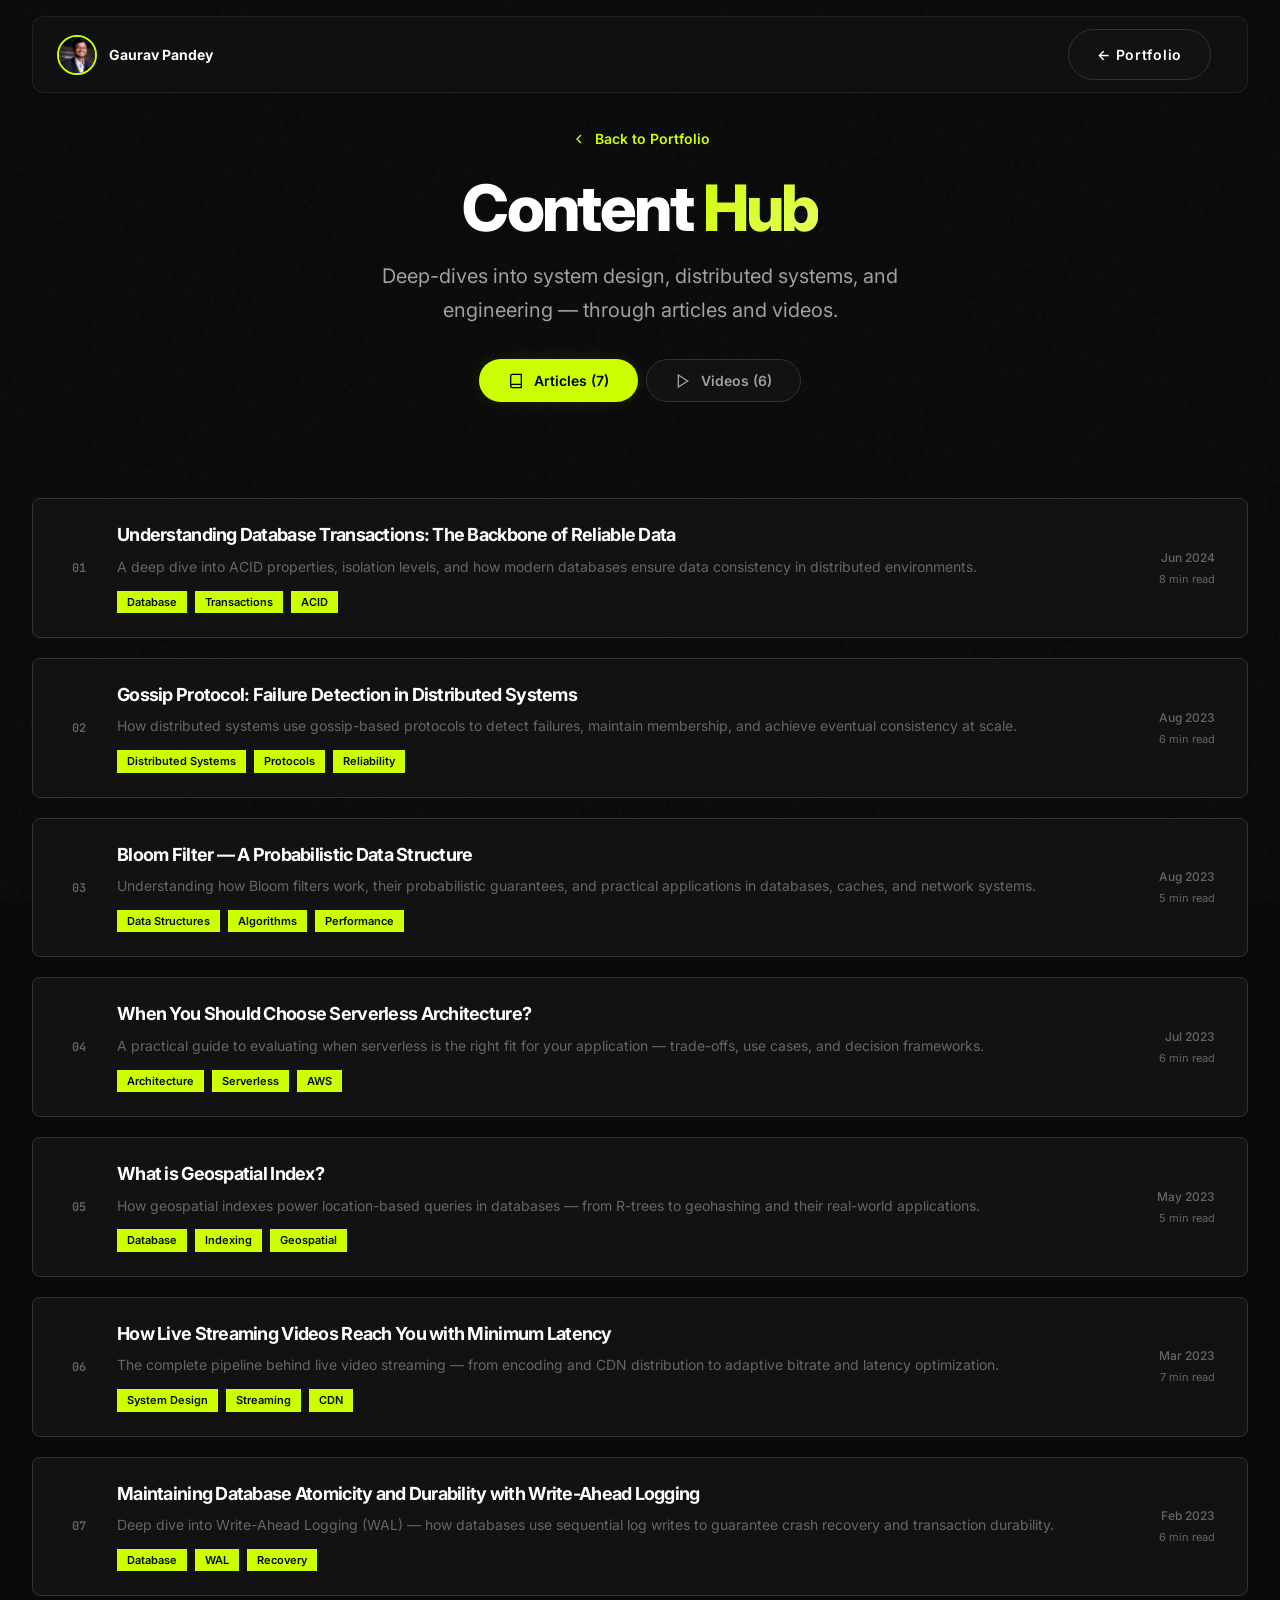
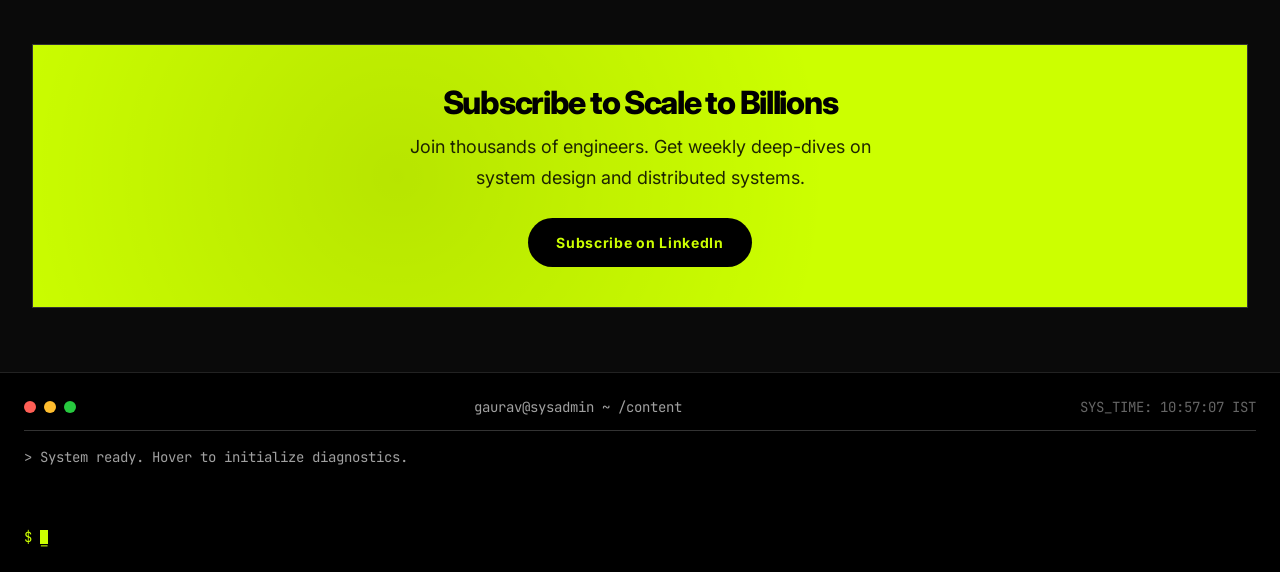
<file: content.html>
<!DOCTYPE html>
<html lang="en" data-theme="dark">
<head>
    <meta charset="UTF-8">
    <meta name="viewport" content="width=device-width, initial-scale=1.0">
    <title>Content Hub — Gaurav Pandey | Articles & Videos</title>
    <meta name="description" content="Technical articles and videos on system design, distributed systems, and engineering by Gaurav Pandey.">
    <link rel="preconnect" href="https://fonts.googleapis.com">
    <link rel="preconnect" href="https://fonts.gstatic.com" crossorigin>
    <link href="https://fonts.googleapis.com/css2?family=Inter:wght@300;400;500;600;700;800;900&family=JetBrains+Mono:wght@400;500;600&display=swap" rel="stylesheet">
    
    <!-- View Transitions API -->
    <meta name="view-transition" content="same-origin">

    <link rel="stylesheet" href="css/variables.css">
    <link rel="stylesheet" href="css/base.css">
    <link rel="stylesheet" href="css/components.css">
    <link rel="stylesheet" href="css/animations.css">
    <link rel="stylesheet" href="css/responsive.css">
    <style>
        /* ── Content Page Specific ── */
        .content-hero {
            padding: calc(var(--navbar-height) + var(--space-12)) var(--space-8) var(--space-12);
            text-align: center;
            position: relative;
            overflow: hidden;
        }
        .content-hero::before {
            content: '';
            position: absolute;
            inset: 0;
            background: var(--gradient-mesh);
            opacity: 0.5;
            pointer-events: none;
        }
        .content-hero * { position: relative; z-index: 1; }
        .content-hero h1 {
            font-size: clamp(var(--text-3xl), 5vw, var(--text-5xl));
            font-weight: 800;
            margin-bottom: var(--space-4);
        }
        .content-hero p {
            font-size: var(--text-lg);
            color: var(--text-secondary);
            max-width: 600px;
            margin: 0 auto var(--space-8);
        }
        .back-link {
            display: inline-flex;
            align-items: center;
            gap: var(--space-2);
            color: var(--brand-primary);
            font-weight: 600;
            font-size: var(--text-sm);
            margin-bottom: var(--space-6);
            transition: all var(--duration-normal) var(--ease-out);
        }
        .back-link:hover { gap: var(--space-3); }
        .back-link svg { width: 16px; height: 16px; }

        /* Tab Navigation */
        .tab-nav {
            display: flex;
            justify-content: center;
            gap: var(--space-2);
            margin-bottom: var(--space-12);
        }
        .tab-btn {
            padding: 12px 28px;
            border-radius: var(--radius-full);
            font-size: var(--text-sm);
            font-weight: 600;
            color: var(--text-secondary);
            background: var(--surface);
            border: 1px solid var(--border-primary);
            cursor: pointer;
            transition: all var(--duration-normal) var(--ease-spring);
        }
        .tab-btn:hover { border-color: var(--brand-primary); color: var(--brand-primary); }
        .tab-btn.active {
            background: var(--brand-primary);
            color: #000000;
            border-color: transparent;
            box-shadow: var(--shadow-brand);
        }
        .tab-panel { display: none; }
        .tab-panel.active { display: block; }

        /* Content Container */
        .content-container {
            max-width: var(--max-width);
            margin: 0 auto;
            padding: 0 var(--space-8) var(--space-16);
        }

        /* ── Article Cards ── */
        .article-list { display: grid; gap: var(--space-5); }
        .article-row {
            display: grid;
            grid-template-columns: auto 1fr auto;
            gap: var(--space-6);
            align-items: center;
            padding: var(--space-6) var(--space-8);
            background: var(--surface);
            border: 1px solid var(--border-primary);
            border-radius: var(--radius-xl);
            text-decoration: none;
            color: inherit;
            transition: all var(--duration-normal) var(--ease-out);
        }
        .article-row:hover {
            border-color: rgba(204, 255, 0, 0.5); /* updated to cyber lime */
            box-shadow: var(--shadow-lg);
            transform: translateX(4px);
        }
        .article-number {
            font-family: var(--font-mono);
            font-size: var(--text-xs);
            color: var(--text-tertiary);
            font-weight: 600;
            width: 28px;
            text-align: center;
        }
        .article-body h3 {
            font-size: var(--text-base);
            font-weight: 700;
            margin-bottom: var(--space-2);
            line-height: 1.3;
        }
        .article-body p {
            font-size: var(--text-sm);
            color: var(--text-tertiary);
            margin-bottom: var(--space-3);
            display: -webkit-box;
            -webkit-line-clamp: 2;
            -webkit-box-orient: vertical;
            overflow: hidden;
        }
        .article-body .article-tags {
            display: flex;
            flex-wrap: wrap;
            gap: var(--space-2);
        }
        .article-body .article-tag {
            font-size: 11px;
            font-weight: 600;
            color: var(--bg-primary); /* Dark text on lime badge */
            background: var(--brand-primary);
            padding: 3px 10px;
            border-radius: var(--radius-sm); /* Brutalist edges */
        }
        .article-meta-right {
            text-align: right;
            white-space: nowrap;
        }
        .article-date {
            font-size: var(--text-xs);
            color: var(--text-tertiary);
            font-weight: 500;
        }
        .article-read {
            font-size: 11px;
            color: var(--text-tertiary);
            margin-top: 4px;
        }
        .article-row .arrow-icon {
            color: var(--text-tertiary);
            transition: all var(--duration-normal) var(--ease-out);
        }
        .article-row:hover .arrow-icon { color: var(--brand-primary); transform: translateX(4px); }

        /* ── Video Grid ── */
        .video-grid {
            display: grid;
            grid-template-columns: repeat(auto-fill, minmax(340px, 1fr));
            gap: var(--space-6);
        }
        .video-card {
            background: var(--surface);
            border: 1px solid var(--border-primary);
            border-radius: var(--radius-xl);
            overflow: hidden;
            transition: all var(--duration-normal) var(--ease-out);
            text-decoration: none;
            color: inherit;
        }
        .video-card:hover {
            border-color: rgba(204, 255, 0, 0.5); /* updated to cyber lime */
            box-shadow: var(--shadow-xl);
            transform: translateY(-6px);
        }
        .video-thumb {
            position: relative;
            width: 100%;
            aspect-ratio: 16 / 9;
            background: var(--bg-tertiary);
            overflow: hidden;
        }
        .video-thumb img {
            width: 100%;
            height: 100%;
            object-fit: cover;
            transition: transform var(--duration-slow) var(--ease-out);
            filter: grayscale(1); /* Brutalist video thumbs */
        }
        .video-card:hover .video-thumb img { transform: scale(1.05); filter: grayscale(0); }
        .video-play-btn {
            position: absolute;
            inset: 0;
            display: flex;
            align-items: center;
            justify-content: center;
            background: rgba(0,0,0,0.3);
            opacity: 0;
            transition: opacity var(--duration-normal) var(--ease-out);
        }
        .video-card:hover .video-play-btn { opacity: 1; }
        .play-circle {
            width: 60px;
            height: 60px;
            border-radius: var(--radius-full);
            background: var(--brand-primary); /* Cyber Lime play btn */
            display: flex;
            align-items: center;
            justify-content: center;
            box-shadow: var(--shadow-lg);
        }
        .play-circle svg { width: 24px; height: 24px; color: #000000; margin-left: 3px; }
        .video-info { padding: var(--space-5) var(--space-6); }
        .video-info h3 {
            font-size: var(--text-base);
            font-weight: 700;
            margin-bottom: var(--space-3);
            line-height: 1.3;
        }
        .video-meta {
            display: flex;
            align-items: center;
            gap: var(--space-3);
            font-size: var(--text-xs);
            color: var(--text-tertiary);
        }
        .video-meta .dot {
            width: 3px;
            height: 3px;
            border-radius: 50%;
            background: var(--text-tertiary);
        }
        .video-tags {
            display: flex;
            flex-wrap: wrap;
            gap: var(--space-2);
            margin-top: var(--space-3);
        }
        .video-tag {
            font-size: 11px;
            font-weight: 600;
            color: #000000; /* Dark text */
            background: var(--brand-primary);
            padding: 3px 10px;
            border-radius: var(--radius-sm);
        }

        /* CTA Banner */
        .subscribe-banner {
            background: var(--brand-primary);
            border-radius: var(--radius-sm); /* Brutalist edges */
            padding: var(--space-10) var(--space-8);
            text-align: center;
            margin-top: var(--space-12);
            position: relative;
            overflow: hidden;
            border: 1px solid var(--border-primary);
        }
        .subscribe-banner::before {
            content: '';
            position: absolute;
            inset: 0;
            background: radial-gradient(circle at 30% 50%, rgba(0,0,0,0.1) 0%, transparent 50%);
        }
        .subscribe-banner * { position: relative; z-index: 1; }
        .subscribe-banner h3 { font-size: var(--text-2xl); color: #000000; margin-bottom: var(--space-3); }
        .subscribe-banner p { color: rgba(0,0,0,0.85); margin-bottom: var(--space-6); max-width: 500px; margin-left: auto; margin-right: auto; }
        .subscribe-actions { display: flex; gap: var(--space-4); justify-content: center; flex-wrap: wrap; }
        .subscribe-actions .btn { background: #000000; color: var(--brand-primary); font-weight: 700; border: none; }
        .subscribe-actions .btn:hover { transform: translateY(-2px); box-shadow: 0 8px 25px rgba(0,0,0,0.5); }
        .subscribe-actions .btn-yt { background: #e11d48; color: white; }
        .subscribe-actions .btn-yt:hover { background: #be123c; }

        /* Nav bar for this page */
        .content-nav {
            position: fixed;
            top: 0;
            left: 0;
            right: 0;
            z-index: 1000;
            padding: var(--space-4) 0;
        }
        .content-nav .navbar-inner {
            max-width: var(--max-width);
            margin: 0 auto;
            padding: 0 var(--space-8);
        }
        .content-nav .navbar-glass {
            background: var(--glass-bg);
            backdrop-filter: var(--glass-blur);
            -webkit-backdrop-filter: var(--glass-blur);
            border: 1px solid var(--glass-border);
            border-radius: var(--radius-2xl);
            padding: var(--space-3) var(--space-6);
            display: flex;
            align-items: center;
            justify-content: space-between;
        }
        .content-nav .navbar-brand {
            display: flex;
            align-items: center;
            gap: var(--space-3);
            text-decoration: none;
            color: var(--text-primary);
        }
        .content-nav .brand-avatar {
            width: 40px;
            height: 40px;
            border-radius: var(--radius-full);
            overflow: hidden;
            border: 2px solid var(--brand-primary);
        }
        .content-nav .brand-avatar img { width: 100%; height: 100%; object-fit: cover; }
        .content-nav .brand-name { font-size: var(--text-sm); font-weight: 700; }
        .content-nav .nav-actions { display: flex; align-items: center; gap: var(--space-3); }

        /* Responsive */
        @media (max-width: 768px) {
            .article-row { grid-template-columns: 1fr; gap: var(--space-3); padding: var(--space-5); }
            .article-number { display: none; }
            .article-meta-right { text-align: left; }
            .video-grid { grid-template-columns: 1fr; }
            .tab-nav { flex-wrap: wrap; }
        }
    </style>
</head>
<body class="theme-transition">
    <!-- WebGL Background -->
    <canvas id="bg-canvas"></canvas>
    <div class="noise-overlay"></div>

    <!-- Nav -->
    <nav class="content-nav">
        <div class="navbar-inner">
            <div class="navbar-glass">
                <a href="index.html" class="navbar-brand">
                    <div class="brand-avatar"><img src="assets/images/profile_pic.jpeg" alt="Gaurav Pandey"></div>
                    <span class="brand-name">Gaurav Pandey</span>
                </a>
                <div class="nav-actions">
                    <a href="index.html" class="btn btn-ghost btn-sm">← Portfolio</a>
                    <button class="theme-toggle" aria-label="Toggle dark mode"><div class="theme-ball"></div></button>
                </div>
            </div>
        </div>
    </nav>

    <!-- Hero -->
    <header class="content-hero">
        <a href="index.html" class="back-link">
            <svg viewBox="0 0 24 24" fill="none" stroke="currentColor" stroke-width="2"><path d="m15 18-6-6 6-6"/></svg>
            Back to Portfolio
        </a>
        <h1 class="hero-entrance hero-entrance-delay-1">Content <span class="text-gradient">Hub</span></h1>
        <p class="hero-entrance hero-entrance-delay-2">Deep-dives into system design, distributed systems, and engineering — through articles and videos.</p>
        <div class="tab-nav hero-entrance hero-entrance-delay-3">
            <button class="tab-btn active" data-tab="articles">
                <svg style="width:16px;height:16px;vertical-align:-3px;margin-right:6px" viewBox="0 0 24 24" fill="none" stroke="currentColor" stroke-width="2"><path d="M4 19.5v-15A2.5 2.5 0 0 1 6.5 2H20v20H6.5a2.5 2.5 0 0 1 0-5H20"/></svg>
                Articles (7)
            </button>
            <button class="tab-btn" data-tab="videos">
                <svg style="width:16px;height:16px;vertical-align:-3px;margin-right:6px" viewBox="0 0 24 24" fill="none" stroke="currentColor" stroke-width="2"><polygon points="5 3 19 12 5 21 5 3"/></svg>
                Videos (6)
            </button>
        </div>
    </header>

    <!-- Content -->
    <main class="content-container">

        <!-- Articles Tab -->
        <div class="tab-panel active" id="tab-articles">
            <div class="article-list" id="articleList"><!-- JS renders --></div>
            <div class="subscribe-banner reveal" id="nlBanner">
                <h3>Subscribe to Scale to Billions</h3>
                <p>Join thousands of engineers. Get weekly deep-dives on system design and distributed systems.</p>
                <div class="subscribe-actions">
                    <a href="https://www.linkedin.com/newsletters/scaletobillions-7048724214635266048/" target="_blank" class="btn">Subscribe on LinkedIn</a>
                </div>
            </div>
        </div>

        <!-- Videos Tab -->
        <div class="tab-panel" id="tab-videos">
            <div class="video-grid" id="videoGrid"><!-- JS renders --></div>
            <div class="subscribe-banner reveal" style="margin-top:var(--space-12)">
                <h3>Watch on YouTube</h3>
                <p>Visual deep-dives on database internals, ACID properties, and system design concepts.</p>
                <div class="subscribe-actions">
                    <a href="https://www.youtube.com/@scaletobillions" target="_blank" class="btn btn-yt">Subscribe on YouTube</a>
                </div>
            </div>
        </div>
    </main>

    <!-- ═══════════════════════════════════════
         Terminal Footer
         ═══════════════════════════════════════ -->
    <footer id="terminalFooter" class="terminal-footer font-mono">
        <div class="terminal-header">
            <div class="terminal-controls">
                <span class="ctrl close"></span>
                <span class="ctrl min"></span>
                <span class="ctrl max"></span>
            </div>
            <div class="terminal-title">gaurav@sysadmin ~ /content</div>
            <div class="terminal-time">SYS_TIME: <span id="terminalTime">00:00:00</span> IST</div>
        </div>
        <div class="terminal-body" id="terminalLogs">
            <!-- Rendered by terminal-footer.js -->
        </div>
        <div class="terminal-input">
            <span class="prompt">$</span> <span class="cursor-blink">_</span>
        </div>
    </footer>

    <!-- Scripts -->
    <script src="js/animations.js"></script>
    <script src="js/canvas-bg.js"></script>
    <script src="js/navigation.js"></script>
    <script src="js/theme.js"></script>
    <script src="js/terminal-footer.js"></script>
    <script>
        ThemeManager.init();

        // Tab switching
        document.querySelectorAll('.tab-btn').forEach(btn => {
            btn.addEventListener('click', () => {
                document.querySelectorAll('.tab-btn').forEach(b => b.classList.remove('active'));
                document.querySelectorAll('.tab-panel').forEach(p => p.classList.remove('active'));
                btn.classList.add('active');
                document.getElementById('tab-' + btn.dataset.tab).classList.add('active');
            });
        });

        // Load and render data
        fetch('data/articles.json')
            .then(r => r.json())
            .then(data => {
                // Render articles
                const listEl = document.getElementById('articleList');
                if (listEl && data.articles) {
                    listEl.innerHTML = data.articles.map((a, i) => `
                        <a href="${a.url}" target="_blank" rel="noopener" class="article-row reveal stagger-${Math.min(i+1, 8)}">
                            <div class="article-number">${String(i+1).padStart(2, '0')}</div>
                            <div class="article-body">
                                <h3>${a.title}</h3>
                                <p>${a.description}</p>
                                <div class="article-tags">
                                    ${a.tags.map(t => `<span class="article-tag">${t}</span>`).join('')}
                                </div>
                            </div>
                            <div class="article-meta-right">
                                <div class="article-date">${a.date}</div>
                                <div class="article-read">${a.readTime} read</div>
                            </div>
                        </a>
                    `).join('');
                }

                // Render videos
                const gridEl = document.getElementById('videoGrid');
                if (gridEl && data.videos) {
                    gridEl.innerHTML = data.videos.map((v, i) => `
                        <a href="${v.url}" target="_blank" rel="noopener" class="video-card reveal stagger-${Math.min(i+1, 8)}">
                            <div class="video-thumb">
                                <img src="https://img.youtube.com/vi/${v.videoId}/maxresdefault.jpg"
                                     onerror="this.src='https://img.youtube.com/vi/${v.videoId}/hqdefault.jpg'"
                                     alt="${v.title}" loading="lazy">
                                <div class="video-play-btn">
                                    <div class="play-circle">
                                        <svg viewBox="0 0 24 24" fill="currentColor"><polygon points="5 3 19 12 5 21 5 3"/></svg>
                                    </div>
                                </div>
                            </div>
                            <div class="video-info">
                                <h3>${v.title}</h3>
                                <div class="video-meta">
                                    <span>${v.views} views</span>
                                    <span class="dot"></span>
                                    <span>${v.date}</span>
                                </div>
                                <div class="video-tags">
                                    ${v.tags.map(t => `<span class="video-tag">${t}</span>`).join('')}
                                </div>
                            </div>
                        </a>
                    `).join('');
                }

                // Init scroll reveals
                const obs = new IntersectionObserver((entries) => {
                    entries.forEach(e => { if (e.isIntersecting) e.target.classList.add('visible'); });
                }, { threshold: 0.1, rootMargin: '0px 0px -40px 0px' });
                document.querySelectorAll('.reveal').forEach(el => obs.observe(el));
            });
    </script>
</body>
</html>
</file>
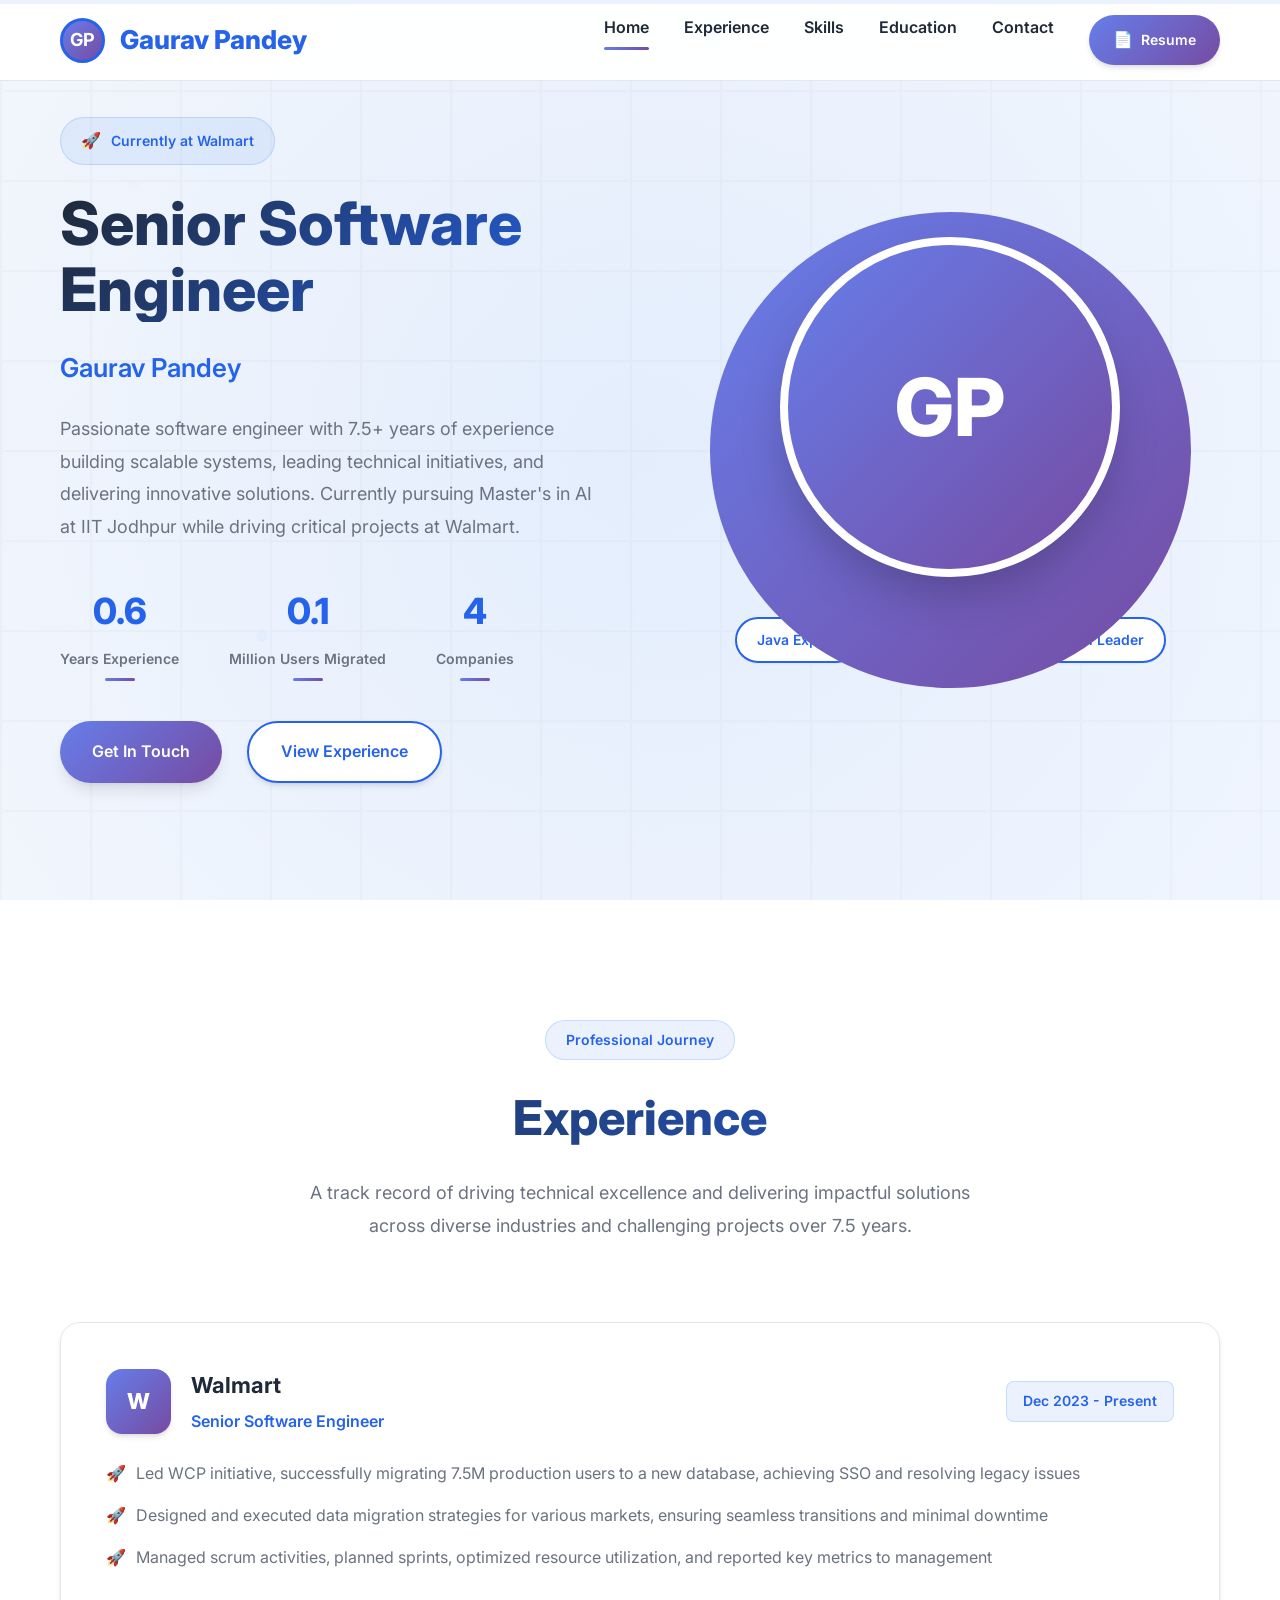
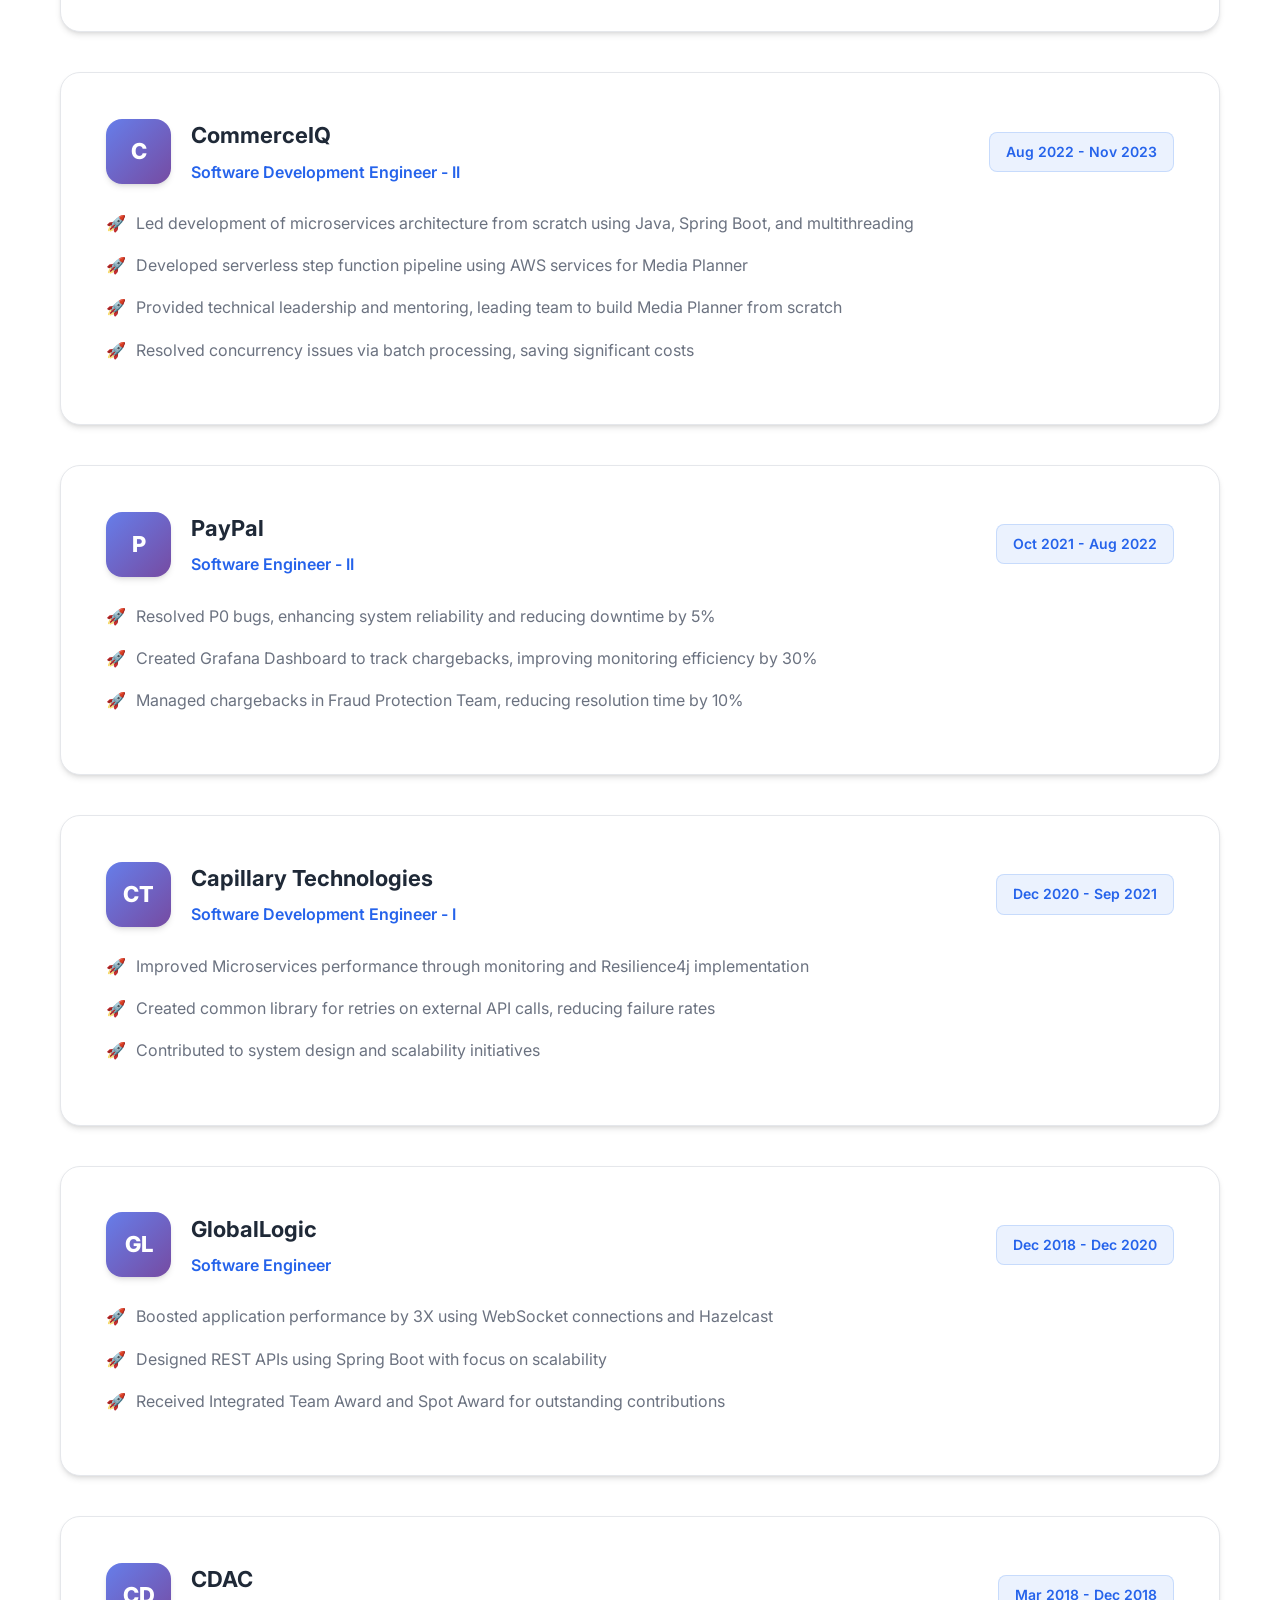
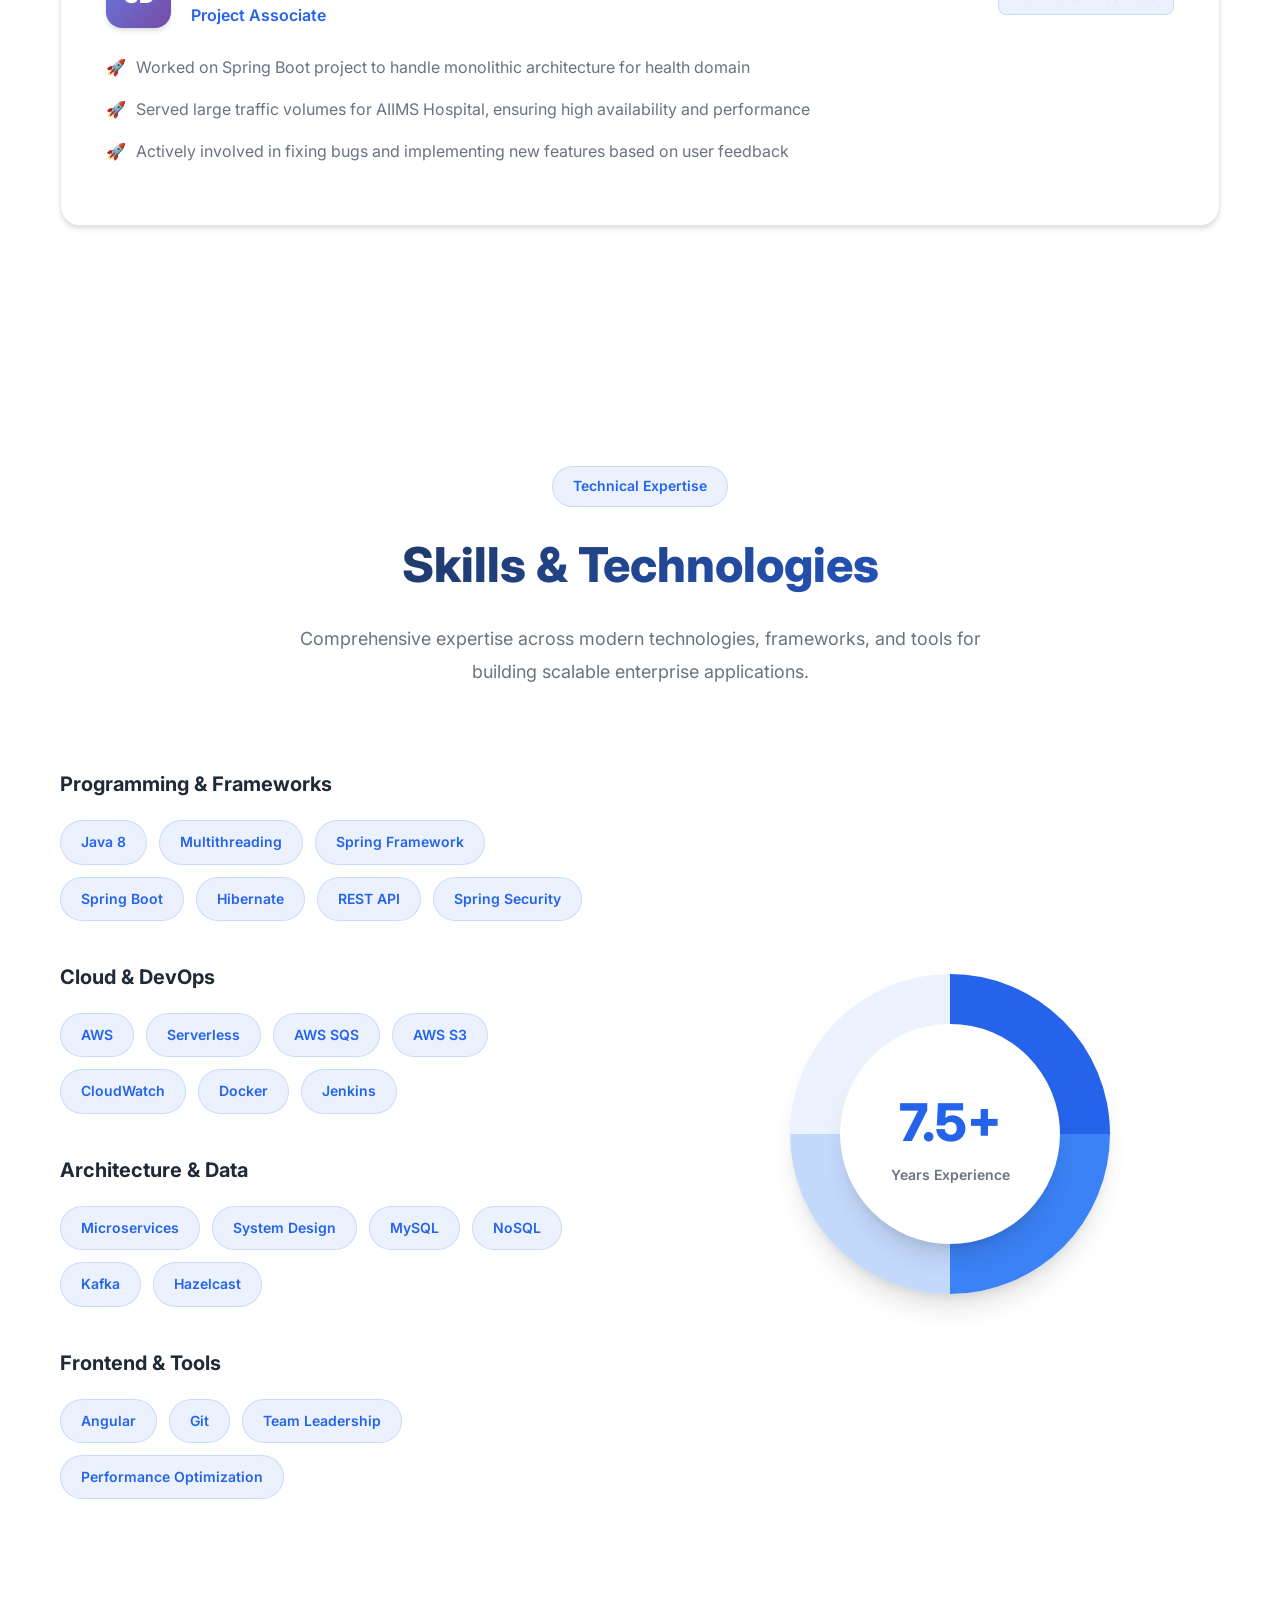
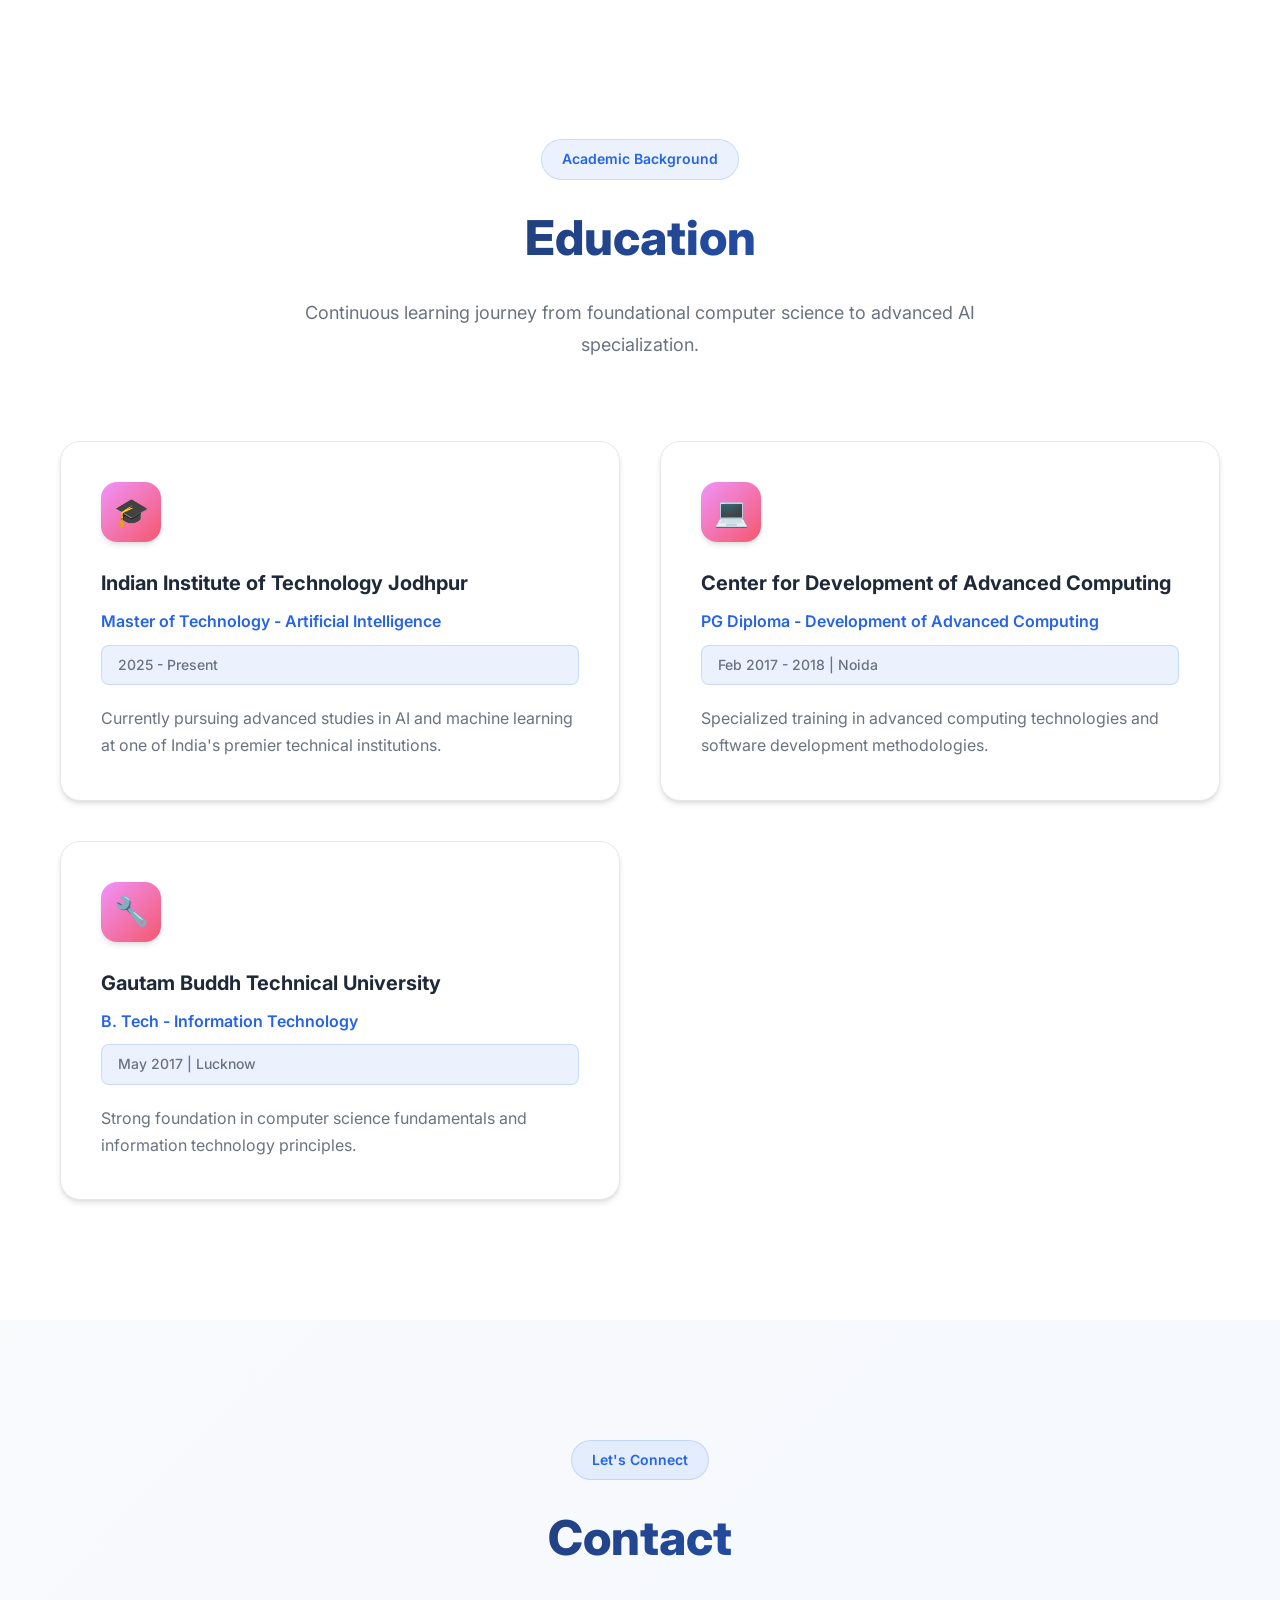
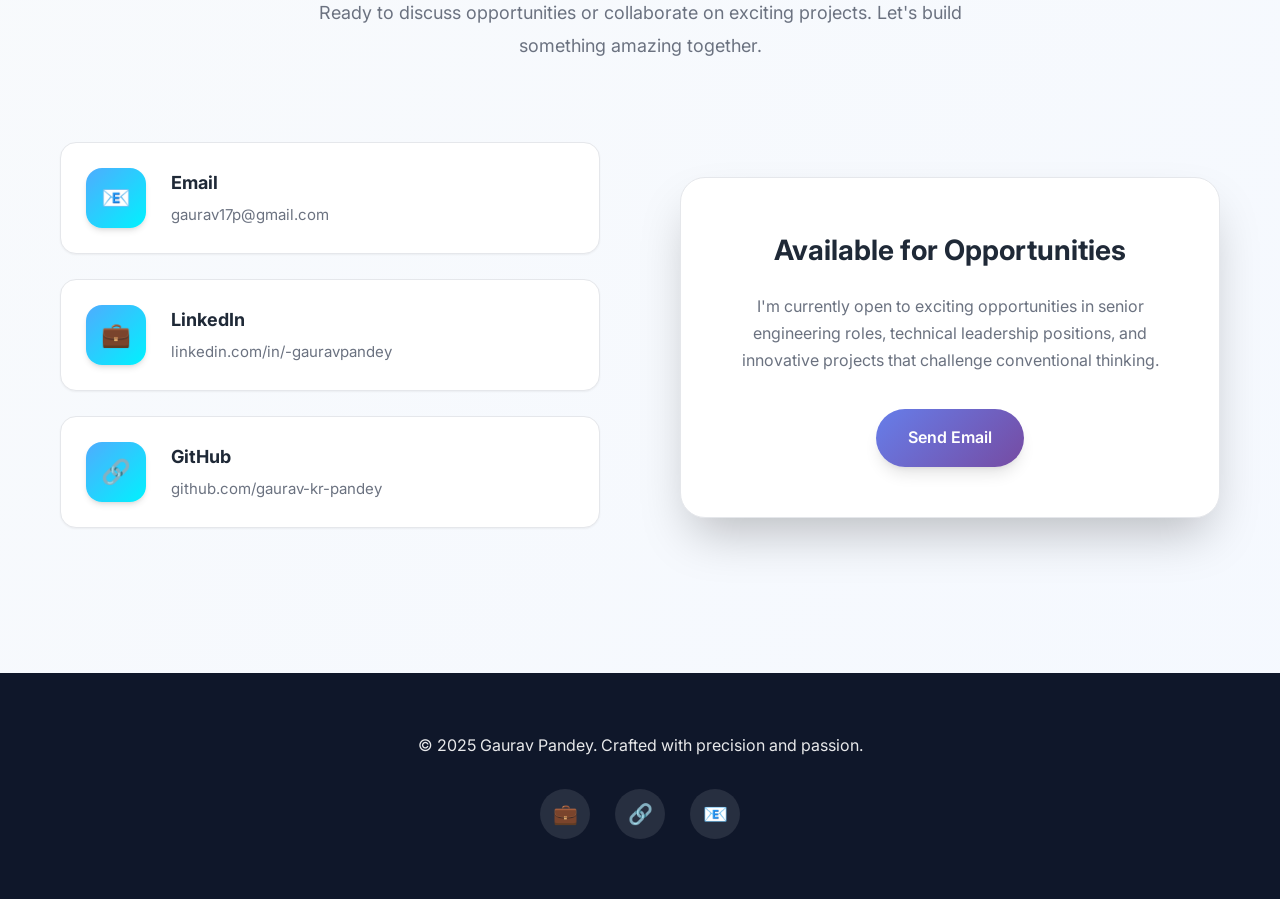
<file: index_v3.html>
<!DOCTYPE html>
<html lang="en">
<head>
    <meta charset="UTF-8">
    <meta name="viewport" content="width=device-width, initial-scale=1.0">
    <title>Gaurav Pandey - Senior Software Engineer</title>
    <style>
        @import url('https://fonts.googleapis.com/css2?family=Inter:wght@300;400;500;600;700;800&family=JetBrains+Mono:wght@400;500;600&display=swap');
        
        :root {
            --primary-color: #2563eb;
            --secondary-color: #1e40af;
            --accent-color: #3b82f6;
            --gradient-1: linear-gradient(135deg, #667eea 0%, #764ba2 100%);
            --gradient-2: linear-gradient(135deg, #f093fb 0%, #f5576c 100%);
            --gradient-3: linear-gradient(135deg, #4facfe 0%, #00f2fe 100%);
            --gradient-4: linear-gradient(135deg, #43e97b 0%, #38f9d7 100%);
            --text-primary: #1f2937;
            --text-secondary: #6b7280;
            --text-light: #9ca3af;
            --bg-primary: #ffffff;
            --bg-secondary: #f8fafc;
            --bg-dark: #0f172a;
            --border-color: #e5e7eb;
            --shadow-sm: 0 1px 2px 0 rgb(0 0 0 / 0.05);
            --shadow-md: 0 4px 6px -1px rgb(0 0 0 / 0.1), 0 2px 4px -2px rgb(0 0 0 / 0.1);
            --shadow-lg: 0 10px 15px -3px rgb(0 0 0 / 0.1), 0 4px 6px -4px rgb(0 0 0 / 0.1);
            --shadow-xl: 0 20px 25px -5px rgb(0 0 0 / 0.1), 0 8px 10px -6px rgb(0 0 0 / 0.1);
            --shadow-2xl: 0 25px 50px -12px rgb(0 0 0 / 0.25);
        }
        
        * {
            margin: 0;
            padding: 0;
            box-sizing: border-box;
        }
        
        html {
            scroll-behavior: smooth;
        }
        
        body {
            font-family: 'Inter', sans-serif;
            line-height: 1.6;
            color: var(--text-primary);
            background: var(--bg-primary);
            overflow-x: hidden;
        }

        /* Enhanced Loading Animation */
        .loading-screen {
            position: fixed;
            top: 0;
            left: 0;
            width: 100%;
            height: 100%;
            background: linear-gradient(135deg, var(--primary-color), var(--secondary-color));
            display: flex;
            align-items: center;
            justify-content: center;
            z-index: 9999;
            transition: opacity 0.8s ease-out, visibility 0.8s ease-out;
        }
        
        .loading-screen.hide {
            opacity: 0;
            visibility: hidden;
        }
        
        .loading-content {
            text-align: center;
            color: white;
        }
        
        .loading-spinner {
            width: 60px;
            height: 60px;
            border: 4px solid rgba(255, 255, 255, 0.3);
            border-top: 4px solid white;
            border-radius: 50%;
            animation: spin 1s linear infinite;
            margin: 0 auto 30px;
        }
        
        @keyframes spin {
            0% { transform: rotate(0deg); }
            100% { transform: rotate(360deg); }
        }
        
        .loading-text {
            font-size: 20px;
            font-weight: 600;
            opacity: 0;
            animation: fadeInUp 0.8s ease-out 0.5s forwards;
            margin-bottom: 10px;
        }

        .loading-subtext {
            font-size: 14px;
            opacity: 0.8;
            animation: fadeInUp 0.8s ease-out 0.7s forwards;
            opacity: 0;
        }
        
        @keyframes fadeInUp {
            from {
                opacity: 0;
                transform: translateY(20px);
            }
            to {
                opacity: 1;
                transform: translateY(0);
            }
        }

        /* Enhanced Navigation */
        .navbar {
            position: fixed;
            top: 0;
            left: 0;
            right: 0;
            background: rgba(255, 255, 255, 0.95);
            backdrop-filter: blur(20px);
            border-bottom: 1px solid var(--border-color);
            z-index: 1000;
            transition: all 0.3s ease;
        }
        
        .navbar.scrolled {
            background: rgba(255, 255, 255, 0.98);
            box-shadow: var(--shadow-lg);
            border-bottom: 1px solid rgba(0, 0, 0, 0.1);
        }
        
        .nav-container {
            max-width: 1200px;
            margin: 0 auto;
            padding: 0 20px;
            display: flex;
            align-items: center;
            justify-content: space-between;
            height: 80px;
        }
        
        .logo {
            display: flex;
            align-items: center;
            gap: 15px;
            font-size: 26px;
            font-weight: 800;
            color: var(--primary-color);
            text-decoration: none;
            transition: all 0.3s ease;
        }
        
        .logo:hover {
            transform: scale(1.05);
        }
        
        .logo-img {
            width: 45px;
            height: 45px;
            border-radius: 50%;
            border: 3px solid var(--primary-color);
            object-fit: cover;
            transition: all 0.3s ease;
            background: var(--gradient-1);
            display: flex;
            align-items: center;
            justify-content: center;
            color: white;
            font-weight: 700;
            font-size: 18px;
        }

        .logo:hover .logo-img {
            transform: rotate(5deg) scale(1.1);
            box-shadow: 0 0 20px rgba(37, 99, 235, 0.4);
        }
        
        .nav-menu {
            display: flex;
            list-style: none;
            gap: 35px;
        }
        
        .nav-link {
            color: var(--text-primary);
            text-decoration: none;
            font-weight: 600;
            position: relative;
            padding: 8px 0;
            transition: all 0.3s ease;
        }
        
        .nav-link::after {
            content: '';
            position: absolute;
            bottom: -5px;
            left: 0;
            width: 0;
            height: 3px;
            background: var(--gradient-1);
            border-radius: 2px;
            transition: width 0.3s ease;
        }
        
        .nav-link:hover::after,
        .nav-link.active::after {
            width: 100%;
        }
        
        .nav-link:hover {
            color: var(--primary-color);
        }

        /* Enhanced Download Button */
        .download-btn {
            background: var(--gradient-1);
            color: white;
            padding: 12px 24px;
            border-radius: 50px;
            text-decoration: none;
            font-weight: 600;
            font-size: 14px;
            display: flex;
            align-items: center;
            gap: 8px;
            transition: all 0.3s ease;
            border: none;
            cursor: pointer;
            box-shadow: var(--shadow-md);
        }

        .download-btn:hover {
            transform: translateY(-2px);
            box-shadow: var(--shadow-xl);
            background: linear-gradient(135deg, #5a67d8 0%, #667eea 100%);
        }

        .download-btn::before {
            content: '📄';
            font-size: 16px;
        }
        
        /* Mobile Menu */
        .mobile-toggle {
            display: none;
            flex-direction: column;
            cursor: pointer;
            gap: 5px;
            padding: 5px;
        }
        
        .mobile-toggle span {
            width: 28px;
            height: 3px;
            background: var(--text-primary);
            border-radius: 2px;
            transition: all 0.3s ease;
        }

        /* Enhanced Hero Section */
        .hero {
            min-height: 100vh;
            display: flex;
            align-items: center;
            background: linear-gradient(135deg, var(--bg-secondary) 0%, rgba(59, 130, 246, 0.05) 100%);
            position: relative;
            overflow: hidden;
        }
        
        .hero::before {
            content: '';
            position: absolute;
            top: 0;
            left: 0;
            right: 0;
            bottom: 0;
            background: url('data:image/svg+xml,<svg xmlns="http://www.w3.org/2000/svg" viewBox="0 0 100 100"><defs><pattern id="grid" width="10" height="10" patternUnits="userSpaceOnUse"><path d="M 10 0 L 0 0 0 10" fill="none" stroke="%23e5e7eb" stroke-width="0.5"/></pattern></defs><rect width="100" height="100" fill="url(%23grid)"/></svg>');
            opacity: 0.3;
        }

        .hero::after {
            content: '';
            position: absolute;
            top: -50%;
            left: -50%;
            width: 200%;
            height: 200%;
            background: radial-gradient(circle, rgba(59, 130, 246, 0.1) 0%, transparent 70%);
            animation: heroGlow 8s ease-in-out infinite;
        }

        @keyframes heroGlow {
            0%, 100% { opacity: 0.5; transform: scale(1) rotate(0deg); }
            50% { opacity: 0.8; transform: scale(1.1) rotate(180deg); }
        }
        
        .hero-container {
            max-width: 1200px;
            margin: 0 auto;
            padding: 0 20px;
            display: grid;
            grid-template-columns: 1fr 1fr;
            gap: 80px;
            align-items: center;
            position: relative;
            z-index: 1;
        }
        
        .hero-content {
            opacity: 0;
            animation: slideInLeft 1.2s ease-out 0.3s forwards;
        }
        
        @keyframes slideInLeft {
            from {
                opacity: 0;
                transform: translateX(-60px);
            }
            to {
                opacity: 1;
                transform: translateX(0);
            }
        }
        
        .hero-badge {
            display: inline-flex;
            align-items: center;
            gap: 10px;
            background: rgba(59, 130, 246, 0.1);
            color: var(--primary-color);
            padding: 10px 20px;
            border-radius: 50px;
            font-size: 14px;
            font-weight: 600;
            margin-bottom: 25px;
            border: 1px solid rgba(59, 130, 246, 0.2);
            animation: pulse 2s infinite;
        }

        @keyframes pulse {
            0%, 100% { transform: scale(1); }
            50% { transform: scale(1.05); }
        }
        
        .hero-badge::before {
            content: '🚀';
            font-size: 16px;
        }
        
        .hero-title {
            font-size: 60px;
            font-weight: 800;
            line-height: 1.1;
            margin-bottom: 25px;
            background: linear-gradient(135deg, var(--text-primary), var(--primary-color));
            -webkit-background-clip: text;
            -webkit-text-fill-color: transparent;
            background-clip: text;
            animation: titleGlow 3s ease-in-out infinite;
        }

        @keyframes titleGlow {
            0%, 100% { filter: brightness(1); }
            50% { filter: brightness(1.1); }
        }
        
        .hero-subtitle {
            font-size: 26px;
            font-weight: 600;
            color: var(--primary-color);
            margin-bottom: 25px;
            opacity: 0;
            animation: fadeInUp 1s ease-out 0.8s forwards;
        }
        
        .hero-description {
            font-size: 18px;
            color: var(--text-secondary);
            margin-bottom: 40px;
            line-height: 1.8;
            opacity: 0;
            animation: fadeInUp 1s ease-out 1s forwards;
        }
        
        .hero-stats {
            display: flex;
            gap: 50px;
            margin-bottom: 50px;
            opacity: 0;
            animation: fadeInUp 1s ease-out 1.2s forwards;
        }
        
        .stat {
            text-align: center;
            position: relative;
        }

        .stat::after {
            content: '';
            position: absolute;
            bottom: -10px;
            left: 50%;
            transform: translateX(-50%);
            width: 30px;
            height: 3px;
            background: var(--gradient-1);
            border-radius: 2px;
        }
        
        .stat-number {
            font-size: 36px;
            font-weight: 800;
            color: var(--primary-color);
            display: block;
            margin-bottom: 5px;
        }
        
        .stat-label {
            font-size: 14px;
            color: var(--text-secondary);
            font-weight: 600;
        }
        
        .hero-buttons {
            display: flex;
            gap: 25px;
            flex-wrap: wrap;
            opacity: 0;
            animation: fadeInUp 1s ease-out 1.4s forwards;
        }
        
        .btn {
            padding: 16px 32px;
            border-radius: 50px;
            font-weight: 600;
            text-decoration: none;
            transition: all 0.3s ease;
            display: inline-flex;
            align-items: center;
            gap: 10px;
            cursor: pointer;
            border: none;
            font-size: 16px;
            position: relative;
            overflow: hidden;
        }

        .btn::before {
            content: '';
            position: absolute;
            top: 0;
            left: -100%;
            width: 100%;
            height: 100%;
            background: linear-gradient(90deg, transparent, rgba(255,255,255,0.2), transparent);
            transition: left 0.5s;
        }

        .btn:hover::before {
            left: 100%;
        }
        
        .btn-primary {
            background: var(--gradient-1);
            color: white;
            box-shadow: var(--shadow-lg);
        }
        
        .btn-primary:hover {
            transform: translateY(-3px);
            box-shadow: var(--shadow-2xl);
        }
        
        .btn-secondary {
            background: white;
            color: var(--primary-color);
            border: 2px solid var(--primary-color);
            box-shadow: var(--shadow-md);
        }
        
        .btn-secondary:hover {
            background: var(--primary-color);
            color: white;
            transform: translateY(-3px);
            box-shadow: var(--shadow-xl);
        }
        
        .hero-visual {
            opacity: 0;
            animation: slideInRight 1.2s ease-out 0.5s forwards;
            display: flex;
            align-items: center;
            justify-content: center;
        }
        
        @keyframes slideInRight {
            from {
                opacity: 0;
                transform: translateX(60px);
            }
            to {
                opacity: 1;
                transform: translateX(0);
            }
        }
        
        .profile-container {
            position: relative;
            display: flex;
            flex-direction: column;
            align-items: center;
        }
        
        .profile-image-container {
            width: 340px;
            height: 340px;
            border-radius: 50%;
            position: relative;
            z-index: 2;
        }
        
        .profile-image {
            width: 100%;
            height: 100%;
            border-radius: 50%;
            object-fit: cover;
            border: 8px solid white;
            box-shadow: var(--shadow-2xl);
            transition: all 0.4s ease;
            background: var(--gradient-1);
            display: flex;
            align-items: center;
            justify-content: center;
            color: white;
            font-size: 80px;
            font-weight: 800;
        }
        
        .profile-image:hover {
            transform: scale(1.05);
            box-shadow: 0 30px 60px rgba(59, 130, 246, 0.3);
        }
        
        .profile-bg {
            position: absolute;
            top: -25px;
            left: -25px;
            right: -25px;
            bottom: -25px;
            border-radius: 50%;
            background: var(--gradient-1);
            z-index: 1;
            animation: profileRotate 12s linear infinite;
        }
        
        @keyframes profileRotate {
            from { transform: rotate(0deg); }
            to { transform: rotate(360deg); }
        }
        
        .profile-badges {
            display: flex;
            gap: 20px;
            margin-top: 40px;
        }
        
        .badge {
            background: white;
            border: 2px solid var(--primary-color);
            color: var(--primary-color);
            padding: 10px 20px;
            border-radius: 30px;
            font-size: 14px;
            font-weight: 600;
            box-shadow: var(--shadow-sm);
            transition: all 0.3s ease;
            animation: float 3s ease-in-out infinite;
        }

        .badge:nth-child(1) { animation-delay: 0s; }
        .badge:nth-child(2) { animation-delay: 1s; }
        .badge:nth-child(3) { animation-delay: 2s; }

        @keyframes float {
            0%, 100% { transform: translateY(0px); }
            50% { transform: translateY(-10px); }
        }
        
        .badge:hover {
            background: var(--primary-color);
            color: white;
            transform: translateY(-5px);
        }

        /* Enhanced Section Styles */
        .section {
            padding: 120px 0;
            position: relative;
        }
        
        .section-container {
            max-width: 1200px;
            margin: 0 auto;
            padding: 0 20px;
        }
        
        .section-header {
            text-align: center;
            margin-bottom: 80px;
            opacity: 0;
            transform: translateY(50px);
            transition: all 0.8s ease;
        }
        
        .section-header.animate {
            opacity: 1;
            transform: translateY(0);
        }
        
        .section-badge {
            display: inline-block;
            background: rgba(59, 130, 246, 0.1);
            color: var(--primary-color);
            padding: 8px 20px;
            border-radius: 50px;
            font-size: 14px;
            font-weight: 600;
            margin-bottom: 20px;
            border: 1px solid rgba(59, 130, 246, 0.2);
        }
        
        .section-title {
            font-size: 48px;
            font-weight: 800;
            margin-bottom: 20px;
            color: var(--text-primary);
            background: linear-gradient(135deg, var(--text-primary), var(--primary-color));
            -webkit-background-clip: text;
            -webkit-text-fill-color: transparent;
            background-clip: text;
        }
        
        .section-description {
            font-size: 18px;
            color: var(--text-secondary);
            max-width: 700px;
            margin: 0 auto;
            line-height: 1.8;
        }
        
        /* Enhanced Experience Section */
        .experience-grid {
            display: grid;
            gap: 40px;
        }
        
        .experience-card {
            background: white;
            border-radius: 20px;
            padding: 45px;
            box-shadow: var(--shadow-md);
            border: 1px solid var(--border-color);
            transition: all 0.4s ease;
            opacity: 0;
            transform: translateY(50px);
            position: relative;
            overflow: hidden;
        }

        .experience-card::before {
            content: '';
            position: absolute;
            top: 0;
            left: 0;
            right: 0;
            height: 4px;
            background: var(--gradient-1);
            transform: scaleX(0);
            transition: transform 0.3s ease;
        }

        .experience-card:hover::before {
            transform: scaleX(1);
        }
        
        .experience-card.animate {
            opacity: 1;
            transform: translateY(0);
        }
        
        .experience-card:hover {
            transform: translateY(-8px);
            box-shadow: var(--shadow-2xl);
        }
        
        .experience-header {
            display: flex;
            align-items: center;
            justify-content: space-between;
            margin-bottom: 25px;
            flex-wrap: wrap;
            gap: 20px;
        }
        
        .company-info {
            display: flex;
            align-items: center;
            gap: 20px;
        }
        
        .company-logo {
            width: 65px;
            height: 65px;
            background: var(--gradient-1);
            border-radius: 16px;
            display: flex;
            align-items: center;
            justify-content: center;
            color: white;
            font-weight: 800;
            font-size: 22px;
            box-shadow: var(--shadow-md);
        }
        
        .company-details h3 {
            font-size: 22px;
            font-weight: 700;
            color: var(--text-primary);
            margin-bottom: 6px;
        }
        
        .job-title {
            font-size: 16px;
            color: var(--primary-color);
            font-weight: 600;
        }
        
        .duration {
            background: rgba(59, 130, 246, 0.1);
            color: var(--primary-color);
            padding: 8px 16px;
            border-radius: 8px;
            font-size: 14px;
            font-weight: 600;
            white-space: nowrap;
            border: 1px solid rgba(59, 130, 246, 0.2);
        }
        
        .achievement-list {
            list-style: none;
            padding: 0;
            margin: 0;
        }
        
        .achievement-list li {
            position: relative;
            padding-left: 30px;
            margin-bottom: 15px;
            color: var(--text-secondary);
            line-height: 1.7;
            font-size: 16px;
        }
        
        .achievement-list li::before {
            content: '🚀';
            position: absolute;
            left: 0;
            font-size: 16px;
        }

        /* Enhanced Skills Section */
        .skills-container {
            display: grid;
            grid-template-columns: 1fr 1fr;
            gap: 80px;
            align-items: center;
        }
        
        .skills-categories {
            display: grid;
            gap: 40px;
        }
        
        .skill-category {
            opacity: 0;
            transform: translateX(-50px);
            transition: all 0.6s ease;
        }
        
        .skill-category.animate {
            opacity: 1;
            transform: translateX(0);
        }
        
        .skill-category h3 {
            font-size: 20px;
            font-weight: 700;
            color: var(--text-primary);
            margin-bottom: 20px;
        }
        
        .skill-tags {
            display: flex;
            flex-wrap: wrap;
            gap: 12px;
        }
        
        .skill-tag {
            background: rgba(59, 130, 246, 0.1);
            color: var(--primary-color);
            padding: 10px 20px;
            border-radius: 50px;
            font-size: 14px;
            font-weight: 600;
            transition: all 0.3s ease;
            border: 1px solid rgba(59, 130, 246, 0.2);
            cursor: pointer;
        }
        
        .skill-tag:hover {
            background: var(--primary-color);
            color: white;
            transform: translateY(-3px);
            box-shadow: var(--shadow-lg);
        }
        
        .skills-visual {
            display: flex;
            align-items: center;
            justify-content: center;
            opacity: 0;
            transform: translateX(50px);
            transition: all 0.8s ease;
        }
        
        .skills-visual.animate {
            opacity: 1;
            transform: translateX(0);
        }
        
        .skills-chart {
            width: 320px;
            height: 320px;
            position: relative;
        }
        
        .chart-circle {
            width: 100%;
            height: 100%;
            border-radius: 50%;
            background: conic-gradient(
                var(--primary-color) 0deg 90deg,
                var(--accent-color) 90deg 180deg,
                rgba(59, 130, 246, 0.3) 180deg 270deg,
                rgba(59, 130, 246, 0.1) 270deg 360deg
            );
            display: flex;
            align-items: center;
            justify-content: center;
            animation: rotate 12s linear infinite;
            box-shadow: var(--shadow-xl);
        }
        
        @keyframes rotate {
            from { transform: rotate(0deg); }
            to { transform: rotate(360deg); }
        }
        
        .chart-center {
            width: 220px;
            height: 220px;
            background: white;
            border-radius: 50%;
            display: flex;
            align-items: center;
            justify-content: center;
            flex-direction: column;
            box-shadow: var(--shadow-xl);
        }
        
        .chart-number {
            font-size: 52px;
            font-weight: 800;
            color: var(--primary-color);
        }
        
        .chart-label {
            font-size: 14px;
            color: var(--text-secondary);
            font-weight: 600;
        }

        /* Enhanced Education Section */
        .education-grid {
            display: grid;
            grid-template-columns: repeat(auto-fit, minmax(380px, 1fr));
            gap: 40px;
        }
        
        .education-card {
            background: white;
            border-radius: 20px;
            padding: 40px;
            box-shadow: var(--shadow-md);
            border: 1px solid var(--border-color);
            transition: all 0.4s ease;
            opacity: 0;
            transform: translateY(50px);
            position: relative;
            overflow: hidden;
        }

        .education-card::before {
            content: '';
            position: absolute;
            top: 0;
            left: 0;
            right: 0;
            height: 4px;
            background: var(--gradient-2);
            transform: scaleX(0);
            transition: transform 0.3s ease;
        }

        .education-card:hover::before {
            transform: scaleX(1);
        }
        
        .education-card.animate {
            opacity: 1;
            transform: translateY(0);
        }
        
        .education-card:hover {
            transform: translateY(-8px);
            box-shadow: var(--shadow-2xl);
        }
        
        .education-icon {
            width: 60px;
            height: 60px;
            background: var(--gradient-2);
            border-radius: 16px;
            display: flex;
            align-items: center;
            justify-content: center;
            color: white;
            font-size: 28px;
            margin-bottom: 25px;
            box-shadow: var(--shadow-md);
        }
        
        .education-card h3 {
            font-size: 20px;
            font-weight: 700;
            color: var(--text-primary);
            margin-bottom: 10px;
        }
        
        .education-card .degree {
            font-size: 16px;
            color: var(--primary-color);
            font-weight: 600;
            margin-bottom: 10px;
        }
        
        .education-card .duration {
            font-size: 14px;
            color: var(--text-secondary);
            margin-bottom: 20px;
            font-weight: 500;
        }
        
        .education-card p {
            color: var(--text-secondary);
            line-height: 1.7;
            font-size: 16px;
        }

        /* Enhanced Contact Section */
        .contact {
            background: linear-gradient(135deg, var(--bg-secondary) 0%, rgba(59, 130, 246, 0.05) 100%);
        }
        
        .contact-grid {
            display: grid;
            grid-template-columns: 1fr 1fr;
            gap: 80px;
            align-items: center;
        }
        
        .contact-info {
            opacity: 0;
            transform: translateX(-50px);
            transition: all 0.8s ease;
        }
        
        .contact-info.animate {
            opacity: 1;
            transform: translateX(0);
        }
        
        .contact-item {
            display: flex;
            align-items: center;
            gap: 25px;
            padding: 25px;
            background: white;
            border-radius: 16px;
            margin-bottom: 25px;
            box-shadow: var(--shadow-sm);
            transition: all 0.3s ease;
            border: 1px solid var(--border-color);
        }
        
        .contact-item:hover {
            transform: translateX(8px);
            box-shadow: var(--shadow-lg);
        }
        
        .contact-icon {
            width: 60px;
            height: 60px;
            background: var(--gradient-3);
            border-radius: 16px;
            display: flex;
            align-items: center;
            justify-content: center;
            color: white;
            font-size: 24px;
            box-shadow: var(--shadow-md);
        }
        
        .contact-details h4 {
            font-size: 18px;
            font-weight: 700;
            color: var(--text-primary);
            margin-bottom: 6px;
        }
        
        .contact-details p {
            color: var(--text-secondary);
            font-size: 15px;
        }
        
        .contact-visual {
            opacity: 0;
            transform: translateX(50px);
            transition: all 0.8s ease;
        }
        
        .contact-visual.animate {
            opacity: 1;
            transform: translateX(0);
        }
        
        .contact-card {
            background: white;
            border-radius: 25px;
            padding: 50px;
            box-shadow: var(--shadow-2xl);
            text-align: center;
            border: 1px solid var(--border-color);
        }
        
        .contact-card h3 {
            font-size: 28px;
            font-weight: 700;
            color: var(--text-primary);
            margin-bottom: 20px;
        }
        
        .contact-card p {
            color: var(--text-secondary);
            margin-bottom: 35px;
            line-height: 1.7;
            font-size: 16px;
        }

        /* Enhanced Footer */
        .footer {
            background: var(--bg-dark);
            color: white;
            padding: 60px 0;
            text-align: center;
        }
        
        .footer-content {
            max-width: 1200px;
            margin: 0 auto;
            padding: 0 20px;
        }
        
        .footer p {
            margin-bottom: 30px;
            opacity: 0.9;
            font-size: 16px;
        }
        
        .social-links {
            display: flex;
            justify-content: center;
            gap: 25px;
        }
        
        .social-link {
            width: 50px;
            height: 50px;
            background: rgba(255, 255, 255, 0.1);
            border-radius: 50%;
            display: flex;
            align-items: center;
            justify-content: center;
            color: white;
            text-decoration: none;
            transition: all 0.3s ease;
            font-size: 20px;
        }
        
        .social-link:hover {
            background: var(--primary-color);
            transform: translateY(-3px);
            box-shadow: var(--shadow-xl);
        }

        /* Responsive Design */
        @media (max-width: 768px) {
            .mobile-toggle {
                display: flex;
            }
            
            .nav-menu {
                display: none;
                position: absolute;
                top: 100%;
                left: 0;
                right: 0;
                background: white;
                flex-direction: column;
                padding: 25px;
                box-shadow: var(--shadow-lg);
                gap: 15px;
                border-radius: 0 0 20px 20px;
            }
            
            .nav-menu.active {
                display: flex;
            }

            .download-btn {
                margin-top: 20px;
            }
            
            .hero-container {
                grid-template-columns: 1fr;
                gap: 60px;
                text-align: center;
            }
            
            .hero-title {
                font-size: 40px;
            }
            
            .hero-subtitle {
                font-size: 22px;
            }
            
            .hero-stats {
                justify-content: center;
                gap: 30px;
            }
            
            .profile-image-container {
                width: 280px;
                height: 280px;
            }
            
            .section-title {
                font-size: 36px;
            }
            
            .skills-container,
            .contact-grid {
                grid-template-columns: 1fr;
                gap: 60px;
            }
            
            .experience-header {
                flex-direction: column;
                align-items: flex-start;
                gap: 20px;
            }
            
            .education-grid {
                grid-template-columns: 1fr;
            }

            .hero-buttons {
                justify-content: center;
            }
        }

        /* Scroll Progress Bar */
        .scroll-progress {
            position: fixed;
            top: 0;
            left: 0;
            width: 100%;
            height: 4px;
            background: rgba(59, 130, 246, 0.1);
            z-index: 9999;
        }
        
        .scroll-progress-bar {
            height: 100%;
            background: var(--gradient-1);
            width: 0%;
            transition: width 0.1s ease;
        }

        /* Enhanced Floating Action Button */
        .fab {
            position: fixed;
            bottom: 30px;
            right: 30px;
            width: 70px;
            height: 70px;
            background: var(--gradient-1);
            border-radius: 50%;
            display: flex;
            align-items: center;
            justify-content: center;
            color: white;
            text-decoration: none;
            box-shadow: var(--shadow-xl);
            transition: all 0.3s ease;
            z-index: 1000;
            opacity: 0;
            transform: translateY(20px);
            font-size: 24px;
            font-weight: 600;
        }
        
        .fab.visible {
            opacity: 1;
            transform: translateY(0);
        }
        
        .fab:hover {
            transform: translateY(-8px);
            box-shadow: var(--shadow-2xl);
            background: linear-gradient(135deg, #5a67d8 0%, #667eea 100%);
        }

        /* Particle Background */
        .particles {
            position: absolute;
            top: 0;
            left: 0;
            width: 100%;
            height: 100%;
            overflow: hidden;
            z-index: -1;
        }

        .particle {
            position: absolute;
            background: rgba(59, 130, 246, 0.1);
            border-radius: 50%;
            animation: float-particle 6s ease-in-out infinite;
        }

        @keyframes float-particle {
            0%, 100% { transform: translateY(0px) rotate(0deg); }
            33% { transform: translateY(-30px) rotate(120deg); }
            66% { transform: translateY(-60px) rotate(240deg); }
        }

        .particle:nth-child(1) {
            width: 10px;
            height: 10px;
            top: 20%;
            left: 10%;
            animation-delay: 0s;
        }

        .particle:nth-child(2) {
            width: 8px;
            height: 8px;
            top: 40%;
            left: 80%;
            animation-delay: 2s;
        }

        .particle:nth-child(3) {
            width: 12px;
            height: 12px;
            top: 70%;
            left: 20%;
            animation-delay: 4s;
        }
    </style>
</head>
<body>
    <!-- Loading Screen -->
    <div class="loading-screen" id="loadingScreen">
        <div class="loading-content">
            <div class="loading-spinner"></div>
            <div class="loading-text">Loading Portfolio...</div>
            <div class="loading-subtext">Crafting Excellence</div>
        </div>
    </div>

    <!-- Scroll Progress Bar -->
    <div class="scroll-progress">
        <div class="scroll-progress-bar" id="progressBar"></div>
    </div>

    <!-- Navigation -->
    <nav class="navbar" id="navbar">
        <div class="nav-container">
            <a href="#" class="logo">
                <div class="logo-img">GP</div>
                Gaurav Pandey
            </a>
            <ul class="nav-menu" id="navMenu">
                <li><a href="#hero" class="nav-link active">Home</a></li>
                <li><a href="#experience" class="nav-link">Experience</a></li>
                <li><a href="#skills" class="nav-link">Skills</a></li>
                <li><a href="#education" class="nav-link">Education</a></li>
                <li><a href="#contact" class="nav-link">Contact</a></li>
                <li><a href="#" class="download-btn" onclick="downloadResume()">Resume</a></li>
            </ul>
            <div class="mobile-toggle" id="mobileToggle">
                <span></span>
                <span></span>
                <span></span>
            </div>
        </div>
    </nav>

    <!-- Hero Section -->
    <section id="hero" class="hero">
        <div class="particles">
            <div class="particle"></div>
            <div class="particle"></div>
            <div class="particle"></div>
        </div>
        <div class="hero-container">
            <div class="hero-content">
                <div class="hero-badge">Currently at Walmart</div>
                <h1 class="hero-title">Senior Software Engineer</h1>
                <h2 class="hero-subtitle">Gaurav Pandey</h2>
                <p class="hero-description">
                    Passionate software engineer with 7.5+ years of experience building scalable systems, 
                    leading technical initiatives, and delivering innovative solutions. Currently pursuing 
                    Master's in AI at IIT Jodhpur while driving critical projects at Walmart.
                </p>
                <div class="hero-stats">
                    <div class="stat">
                        <span class="stat-number" data-target="7.5">0</span>
                        <span class="stat-label">Years Experience</span>
                    </div>
                    <div class="stat">
                        <span class="stat-number" data-target="7.5">0</span>
                        <span class="stat-label">Million Users Migrated</span>
                    </div>
                    <div class="stat">
                        <span class="stat-number" data-target="6">0</span>
                        <span class="stat-label">Companies</span>
                    </div>
                </div>
                <div class="hero-buttons">
                    <a href="#contact" class="btn btn-primary">Get In Touch</a>
                    <a href="#experience" class="btn btn-secondary">View Experience</a>
                </div>
            </div>
            <div class="hero-visual">
                <div class="profile-container">
                    <div class="profile-bg"></div>
                    <div class="profile-image-container">
                        <div class="profile-image">GP</div>
                    </div>
                    <div class="profile-badges">
                        <div class="badge">Java Expert</div>
                        <div class="badge">AWS Certified</div>
                        <div class="badge">Tech Leader</div>
                    </div>
                </div>
            </div>
        </div>
    </section>

    <!-- Experience Section -->
    <section id="experience" class="section">
        <div class="section-container">
            <div class="section-header">
                <div class="section-badge">Professional Journey</div>
                <h2 class="section-title">Experience</h2>
                <p class="section-description">
                    A track record of driving technical excellence and delivering impactful solutions 
                    across diverse industries and challenging projects over 7.5 years.
                </p>
            </div>
            
            <div class="experience-grid">
                <div class="experience-card">
                    <div class="experience-header">
                        <div class="company-info">
                            <div class="company-logo">W</div>
                            <div class="company-details">
                                <h3>Walmart</h3>
                                <div class="job-title">Senior Software Engineer</div>
                            </div>
                        </div>
                        <div class="duration">Dec 2023 - Present</div>
                    </div>
                    <ul class="achievement-list">
                        <li>Led WCP initiative, successfully migrating 7.5M production users to a new database, achieving SSO and resolving legacy issues</li>
                        <li>Designed and executed data migration strategies for various markets, ensuring seamless transitions and minimal downtime</li>
                        <li>Managed scrum activities, planned sprints, optimized resource utilization, and reported key metrics to management</li>
                    </ul>
                </div>

                <div class="experience-card">
                    <div class="experience-header">
                        <div class="company-info">
                            <div class="company-logo">C</div>
                            <div class="company-details">
                                <h3>CommerceIQ</h3>
                                <div class="job-title">Software Development Engineer - II</div>
                            </div>
                        </div>
                        <div class="duration">Aug 2022 - Nov 2023</div>
                    </div>
                    <ul class="achievement-list">
                        <li>Led development of microservices architecture from scratch using Java, Spring Boot, and multithreading</li>
                        <li>Developed serverless step function pipeline using AWS services for Media Planner</li>
                        <li>Provided technical leadership and mentoring, leading team to build Media Planner from scratch</li>
                        <li>Resolved concurrency issues via batch processing, saving significant costs</li>
                    </ul>
                </div>

                <div class="experience-card">
                    <div class="experience-header">
                        <div class="company-info">
                            <div class="company-logo">P</div>
                            <div class="company-details">
                                <h3>PayPal</h3>
                                <div class="job-title">Software Engineer - II</div>
                            </div>
                        </div>
                        <div class="duration">Oct 2021 - Aug 2022</div>
                    </div>
                    <ul class="achievement-list">
                        <li>Resolved P0 bugs, enhancing system reliability and reducing downtime by 5%</li>
                        <li>Created Grafana Dashboard to track chargebacks, improving monitoring efficiency by 30%</li>
                        <li>Managed chargebacks in Fraud Protection Team, reducing resolution time by 10%</li>
                    </ul>
                </div>

                <div class="experience-card">
                    <div class="experience-header">
                        <div class="company-info">
                            <div class="company-logo">CT</div>
                            <div class="company-details">
                                <h3>Capillary Technologies</h3>
                                <div class="job-title">Software Development Engineer - I</div>
                            </div>
                        </div>
                        <div class="duration">Dec 2020 - Sep 2021</div>
                    </div>
                    <ul class="achievement-list">
                        <li>Improved Microservices performance through monitoring and Resilience4j implementation</li>
                        <li>Created common library for retries on external API calls, reducing failure rates</li>
                        <li>Contributed to system design and scalability initiatives</li>
                    </ul>
                </div>

                <div class="experience-card">
                    <div class="experience-header">
                        <div class="company-info">
                            <div class="company-logo">GL</div>
                            <div class="company-details">
                                <h3>GlobalLogic</h3>
                                <div class="job-title">Software Engineer</div>
                            </div>
                        </div>
                        <div class="duration">Dec 2018 - Dec 2020</div>
                    </div>
                    <ul class="achievement-list">
                        <li>Boosted application performance by 3X using WebSocket connections and Hazelcast</li>
                        <li>Designed REST APIs using Spring Boot with focus on scalability</li>
                        <li>Received Integrated Team Award and Spot Award for outstanding contributions</li>
                    </ul>
                </div>

                <div class="experience-card">
                    <div class="experience-header">
                        <div class="company-info">
                            <div class="company-logo">CD</div>
                            <div class="company-details">
                                <h3>CDAC</h3>
                                <div class="job-title">Project Associate</div>
                            </div>
                        </div>
                        <div class="duration">Mar 2018 - Dec 2018</div>
                    </div>
                    <ul class="achievement-list">
                        <li>Worked on Spring Boot project to handle monolithic architecture for health domain</li>
                        <li>Served large traffic volumes for AIIMS Hospital, ensuring high availability and performance</li>
                        <li>Actively involved in fixing bugs and implementing new features based on user feedback</li>
                    </ul>
                </div>
            </div>
        </div>
    </section>

    <!-- Skills Section -->
    <section id="skills" class="section">
        <div class="section-container">
            <div class="section-header">
                <div class="section-badge">Technical Expertise</div>
                <h2 class="section-title">Skills & Technologies</h2>
                <p class="section-description">
                    Comprehensive expertise across modern technologies, frameworks, and tools 
                    for building scalable enterprise applications.
                </p>
            </div>
            
            <div class="skills-container">
                <div class="skills-categories">
                    <div class="skill-category">
                        <h3>Programming & Frameworks</h3>
                        <div class="skill-tags">
                            <span class="skill-tag">Java 8</span>
                            <span class="skill-tag">Multithreading</span>
                            <span class="skill-tag">Spring Framework</span>
                            <span class="skill-tag">Spring Boot</span>
                            <span class="skill-tag">Hibernate</span>
                            <span class="skill-tag">REST API</span>
                            <span class="skill-tag">Spring Security</span>
                        </div>
                    </div>
                    
                    <div class="skill-category">
                        <h3>Cloud & DevOps</h3>
                        <div class="skill-tags">
                            <span class="skill-tag">AWS</span>
                            <span class="skill-tag">Serverless</span>
                            <span class="skill-tag">AWS SQS</span>
                            <span class="skill-tag">AWS S3</span>
                            <span class="skill-tag">CloudWatch</span>
                            <span class="skill-tag">Docker</span>
                            <span class="skill-tag">Jenkins</span>
                        </div>
                    </div>
                    
                    <div class="skill-category">
                        <h3>Architecture & Data</h3>
                        <div class="skill-tags">
                            <span class="skill-tag">Microservices</span>
                            <span class="skill-tag">System Design</span>
                            <span class="skill-tag">MySQL</span>
                            <span class="skill-tag">NoSQL</span>
                            <span class="skill-tag">Kafka</span>
                            <span class="skill-tag">Hazelcast</span>
                        </div>
                    </div>
                    
                    <div class="skill-category">
                        <h3>Frontend & Tools</h3>
                        <div class="skill-tags">
                            <span class="skill-tag">Angular</span>
                            <span class="skill-tag">Git</span>
                            <span class="skill-tag">Team Leadership</span>
                            <span class="skill-tag">Performance Optimization</span>
                        </div>
                    </div>
                </div>
                
                <div class="skills-visual">
                    <div class="skills-chart">
                        <div class="chart-circle">
                            <div class="chart-center">
                                <div class="chart-number">7.5+</div>
                                <div class="chart-label">Years Experience</div>
                            </div>
                        </div>
                    </div>
                </div>
            </div>
        </div>
    </section>

    <!-- Education Section -->
    <section id="education" class="section">
        <div class="section-container">
            <div class="section-header">
                <div class="section-badge">Academic Background</div>
                <h2 class="section-title">Education</h2>
                <p class="section-description">
                    Continuous learning journey from foundational computer science to advanced AI specialization.
                </p>
            </div>
            
            <div class="education-grid">
                <div class="education-card">
                    <div class="education-icon">🎓</div>
                    <h3>Indian Institute of Technology Jodhpur</h3>
                    <div class="degree">Master of Technology - Artificial Intelligence</div>
                    <div class="duration">2025 - Present</div>
                    <p>Currently pursuing advanced studies in AI and machine learning at one of India's premier technical institutions.</p>
                </div>
                
                <div class="education-card">
                    <div class="education-icon">💻</div>
                    <h3>Center for Development of Advanced Computing</h3>
                    <div class="degree">PG Diploma - Development of Advanced Computing</div>
                    <div class="duration">Feb 2017 - 2018 | Noida</div>
                    <p>Specialized training in advanced computing technologies and software development methodologies.</p>
                </div>
                
                <div class="education-card">
                    <div class="education-icon">🔧</div>
                    <h3>Gautam Buddh Technical University</h3>
                    <div class="degree">B. Tech - Information Technology</div>
                    <div class="duration">May 2017 | Lucknow</div>
                    <p>Strong foundation in computer science fundamentals and information technology principles.</p>
                </div>
            </div>
        </div>
    </section>

    <!-- Contact Section -->
    <section id="contact" class="section contact">
        <div class="section-container">
            <div class="section-header">
                <div class="section-badge">Let's Connect</div>
                <h2 class="section-title">Contact</h2>
                <p class="section-description">
                    Ready to discuss opportunities or collaborate on exciting projects. Let's build something amazing together.
                </p>
            </div>
            
            <div class="contact-grid">
                <div class="contact-info">
                    <div class="contact-item">
                        <div class="contact-icon">📧</div>
                        <div class="contact-details">
                            <h4>Email</h4>
                            <p>gaurav17p@gmail.com</p>
                        </div>
                    </div>
                    
                    <div class="contact-item">
                        <div class="contact-icon">💼</div>
                        <div class="contact-details">
                            <h4>LinkedIn</h4>
                            <p>linkedin.com/in/-gauravpandey</p>
                        </div>
                    </div>
                    
                    <div class="contact-item">
                        <div class="contact-icon">🔗</div>
                        <div class="contact-details">
                            <h4>GitHub</h4>
                            <p>github.com/gaurav-kr-pandey</p>
                        </div>
                    </div>
                </div>
                
                <div class="contact-visual">
                    <div class="contact-card">
                        <h3>Available for Opportunities</h3>
                        <p>I'm currently open to exciting opportunities in senior engineering roles, technical leadership positions, and innovative projects that challenge conventional thinking.</p>
                        <a href="mailto:gaurav17p@gmail.com" class="btn btn-primary">Send Email</a>
                    </div>
                </div>
            </div>
        </div>
    </section>

    <!-- Footer -->
    <footer class="footer">
        <div class="footer-content">
            <p>&copy; 2025 Gaurav Pandey. Crafted with precision and passion.</p>
            <div class="social-links">
                <a href="https://linkedin.com/in/-gauravpandey" class="social-link">💼</a>
                <a href="https://github.com/gaurav-kr-pandey" class="social-link">🔗</a>
                <a href="mailto:gaurav17p@gmail.com" class="social-link">📧</a>
            </div>
        </div>
    </footer>

    <!-- Floating Action Button -->
    <a href="#hero" class="fab" id="fab">↑</a>

    <script>
        // Enhanced Loading Screen
        window.addEventListener('load', function() {
            setTimeout(() => {
                document.getElementById('loadingScreen').classList.add('hide');
            }, 2000);
        });

        // Resume Download Function
        function downloadResume() {
            // Create a temporary link element
            const link = document.createElement('a');
            link.href = '#'; // You'll need to replace this with actual resume URL
            link.download = 'Gaurav_Pandey_Resume.pdf';
            link.style.display = 'none';
            
            // Add to DOM, click, and remove
            document.body.appendChild(link);
            link.click();
            document.body.removeChild(link);
            
            // Show notification
            showNotification('Resume download started!');
        }

        // Notification function
        function showNotification(message) {
            const notification = document.createElement('div');
            notification.style.cssText = `
                position: fixed;
                top: 100px;
                right: 30px;
                background: var(--gradient-1);
                color: white;
                padding: 15px 25px;
                border-radius: 50px;
                box-shadow: var(--shadow-xl);
                z-index: 10000;
                font-weight: 600;
                animation: slideInRight 0.5s ease;
            `;
            notification.textContent = message;
            document.body.appendChild(notification);
            
            setTimeout(() => {
                notification.remove();
            }, 3000);
        }

        // Enhanced Navigation
        const navbar = document.getElementById('navbar');
        const navLinks = document.querySelectorAll('.nav-link');
        const mobileToggle = document.getElementById('mobileToggle');
        const navMenu = document.getElementById('navMenu');

        // Enhanced Scroll Effects
        window.addEventListener('scroll', function() {
            const scrolled = window.pageYOffset;
            
            // Navbar scroll effect
            if (scrolled > 50) {
                navbar.classList.add('scrolled');
            } else {
                navbar.classList.remove('scrolled');
            }
            
            // Progress bar
            const winHeight = document.documentElement.scrollHeight - document.documentElement.clientHeight;
            const scrolled_percentage = (scrolled / winHeight) * 100;
            document.getElementById('progressBar').style.width = scrolled_percentage + '%';
            
            // FAB visibility
            const fab = document.getElementById('fab');
            if (scrolled > 400) {
                fab.classList.add('visible');
            } else {
                fab.classList.remove('visible');
            }
            
            // Active navigation
            const sections = document.querySelectorAll('section[id]');
            sections.forEach(section => {
                const sectionTop = section.offsetTop - 120;
                const sectionHeight = section.offsetHeight;
                const sectionId = section.getAttribute('id');
                
                if (scrolled >= sectionTop && scrolled < sectionTop + sectionHeight) {
                    navLinks.forEach(link => link.classList.remove('active'));
                    const activeLink = document.querySelector(`[href="#${sectionId}"]`);
                    if (activeLink) activeLink.classList.add('active');
                }
            });
        });

        // Mobile menu toggle
        mobileToggle.addEventListener('click', function() {
            navMenu.classList.toggle('active');
        });

        // Smooth scrolling for navigation links
        navLinks.forEach(link => {
            link.addEventListener('click', function(e) {
                if (this.getAttribute('href').startsWith('#')) {
                    e.preventDefault();
                    const targetId = this.getAttribute('href');
                    const targetSection = document.querySelector(targetId);
                    if (targetSection) {
                        const targetPosition = targetSection.offsetTop - 80;
                        
                        window.scrollTo({
                            top: targetPosition,
                            behavior: 'smooth'
                        });
                    }
                    
                    navMenu.classList.remove('active');
                }
            });
        });

        // Enhanced Counter Animation
        function animateCounter(el) {
            const target = parseFloat(el.getAttribute('data-target'));
            const duration = 2000;
            const step = target / (duration / 16);
            let current = 0;
            
            const updateCounter = () => {
                current += step;
                if (current < target) {
                    el.textContent = target === 7.5 ? current.toFixed(1) : Math.floor(current);
                    requestAnimationFrame(updateCounter);
                } else {
                    el.textContent = target === 7.5 ? '7.5' : target;
                }
            };
            
            updateCounter();
        }

        // Enhanced Intersection Observer
        const observerOptions = {
            threshold: 0.1,
            rootMargin: '0px 0px -100px 0px'
        };

        const observer = new IntersectionObserver(function(entries) {
            entries.forEach(entry => {
                if (entry.isIntersecting) {
                    entry.target.classList.add('animate');
                    
                    // Trigger counter animation for stats
                    if (entry.target.classList.contains('hero-content')) {
                        const statNumbers = entry.target.querySelectorAll('.stat-number');
                        statNumbers.forEach((stat, index) => {
                            setTimeout(() => animateCounter(stat), index * 300);
                        });
                    }
                }
            });
        }, observerOptions);

        // Observe elements for animation
        const animateElements = document.querySelectorAll('.section-header, .experience-card, .skill-category, .skills-visual, .education-card, .contact-info, .contact-visual, .hero-content');
        animateElements.forEach(el => observer.observe(el));

        // Enhanced stagger animations
        const experienceCards = document.querySelectorAll('.experience-card');
        experienceCards.forEach((card, index) => {
            card.style.transitionDelay = `${index * 0.2}s`;
        });

        const educationCards = document.querySelectorAll('.education-card');
        educationCards.forEach((card, index) => {
            card.style.transitionDelay = `${index * 0.2}s`;
        });

        const skillCategories = document.querySelectorAll('.skill-category');
        skillCategories.forEach((category, index) => {
            category.style.transitionDelay = `${index * 0.15}s`;
        });

        // Enhanced skill tag interactions
        const skillTags = document.querySelectorAll('.skill-tag');
        skillTags.forEach(tag => {
            tag.addEventListener('mouseenter', function() {
                this.style.transform = 'translateY(-5px) scale(1.1)';
            });
            
            tag.addEventListener('mouseleave', function() {
                this.style.transform = 'translateY(0) scale(1)';
            });
        });

        // Add parallax effect to hero section
        window.addEventListener('scroll', function() {
            const scrolled = window.pageYOffset;
            const parallaxElements = document.querySelectorAll('.hero::before');
            
            parallaxElements.forEach(element => {
                element.style.transform = `translateY(${scrolled * 0.5}px)`;
            });
        });

        console.log('🚀 Enhanced Portfolio loaded successfully!');
        console.log('💼 Gaurav Pandey - Senior Software Engineer (7.5+ Years)');
        console.log('📧 Contact: gaurav17p@gmail.com');
        console.log('🎯 Ready for new opportunities!');
    </script>
</body>
</html>
</file>
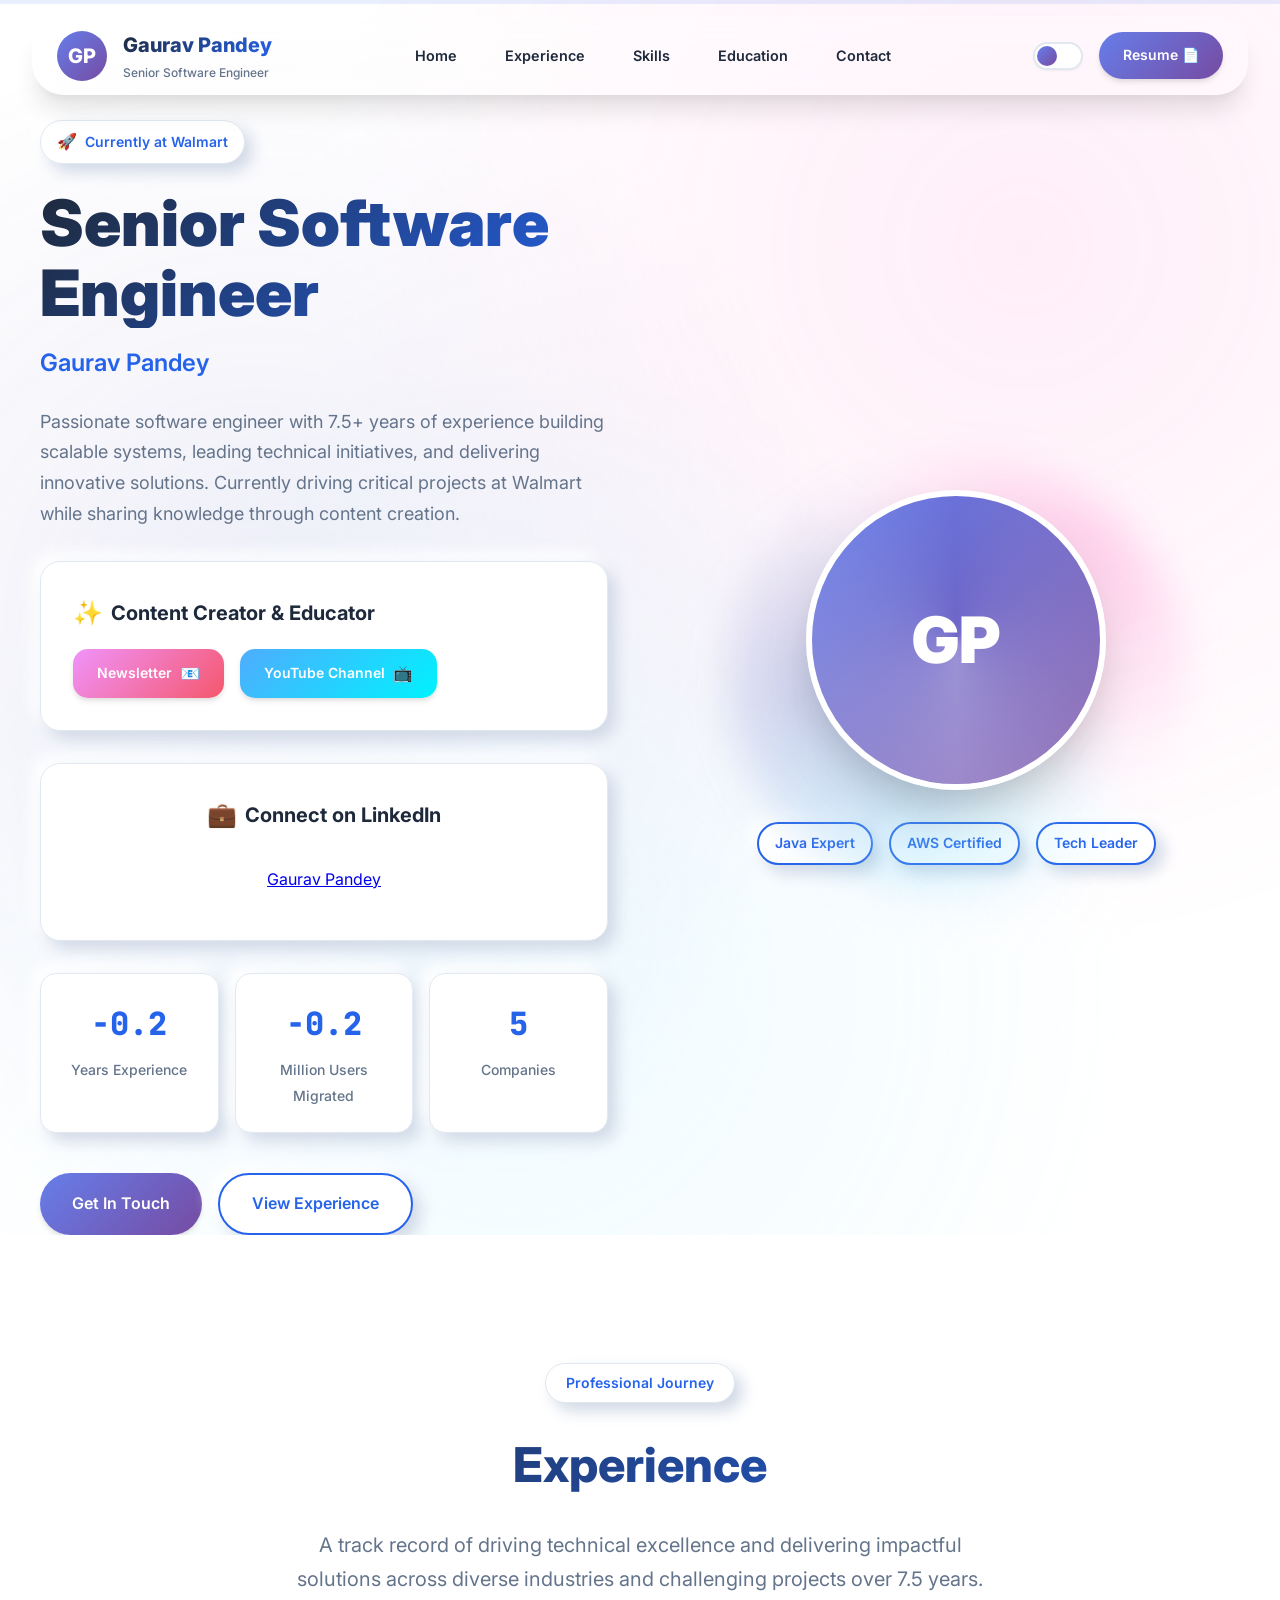
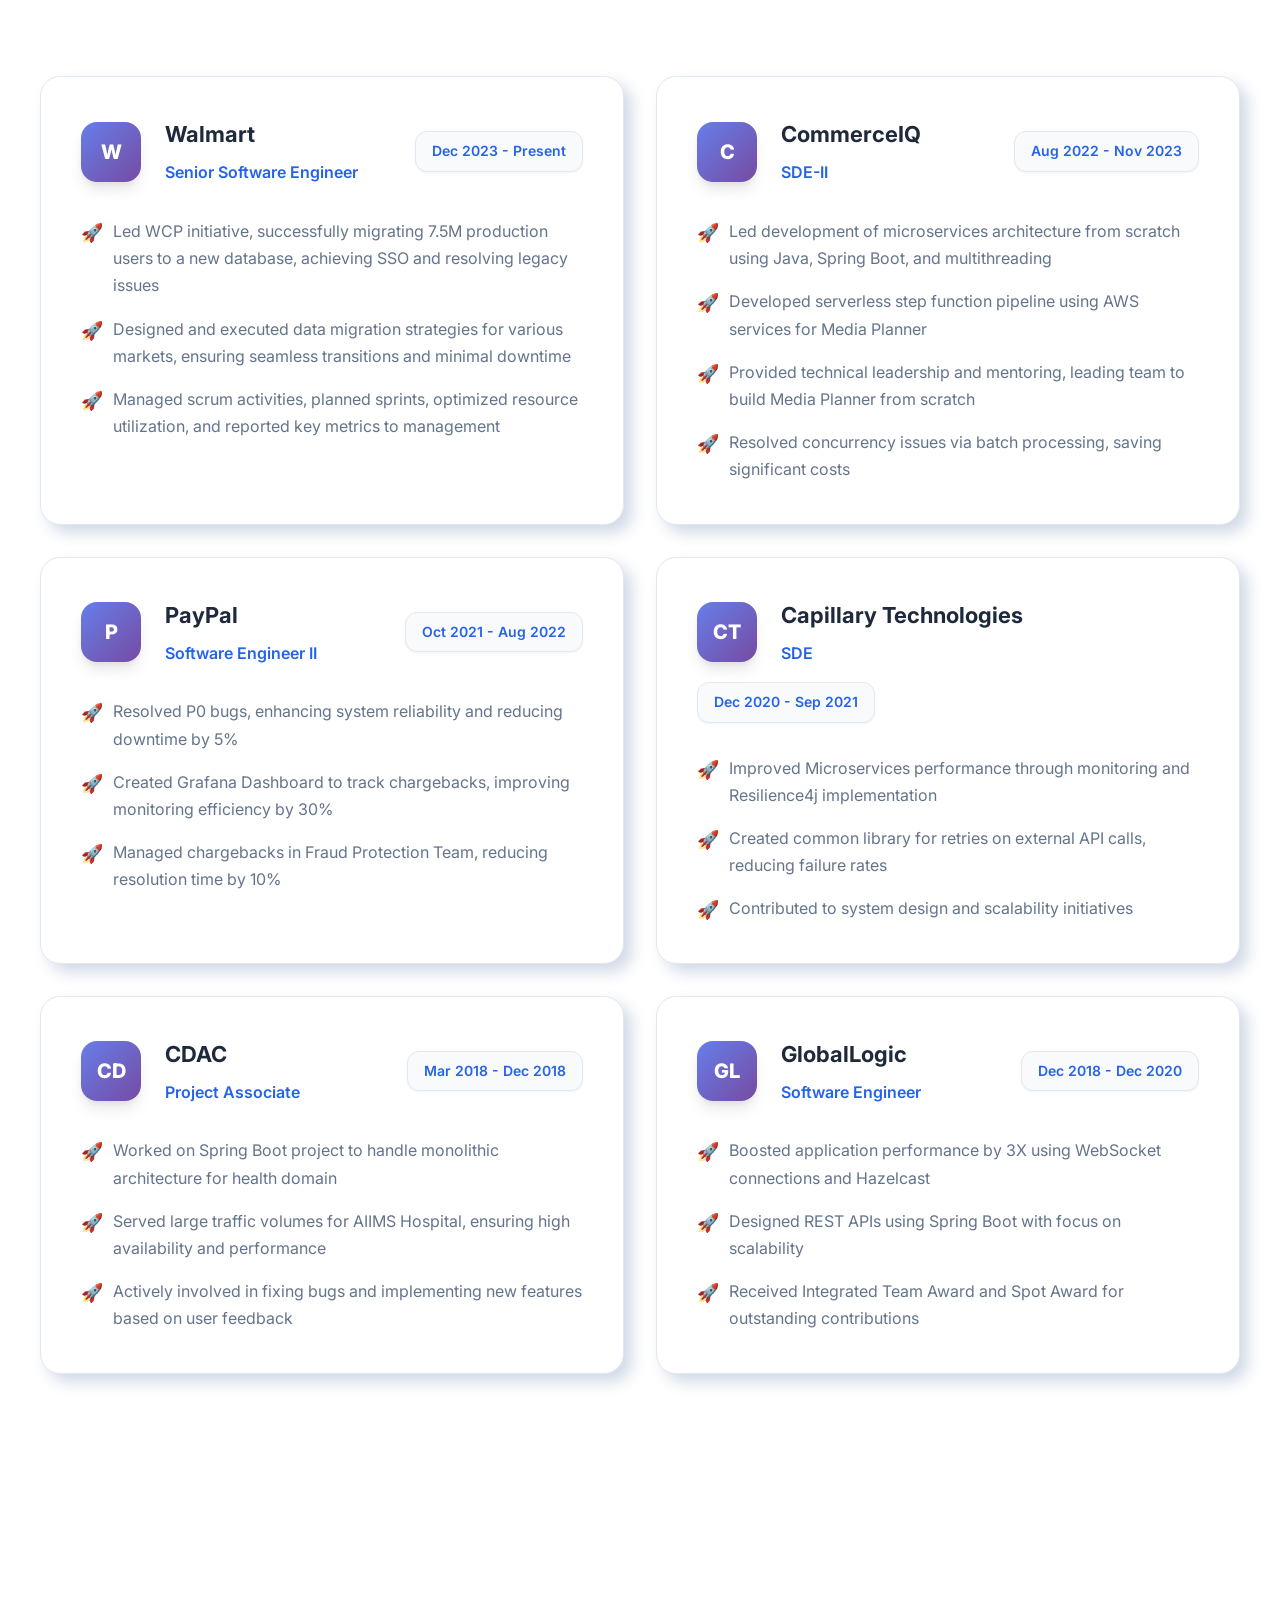
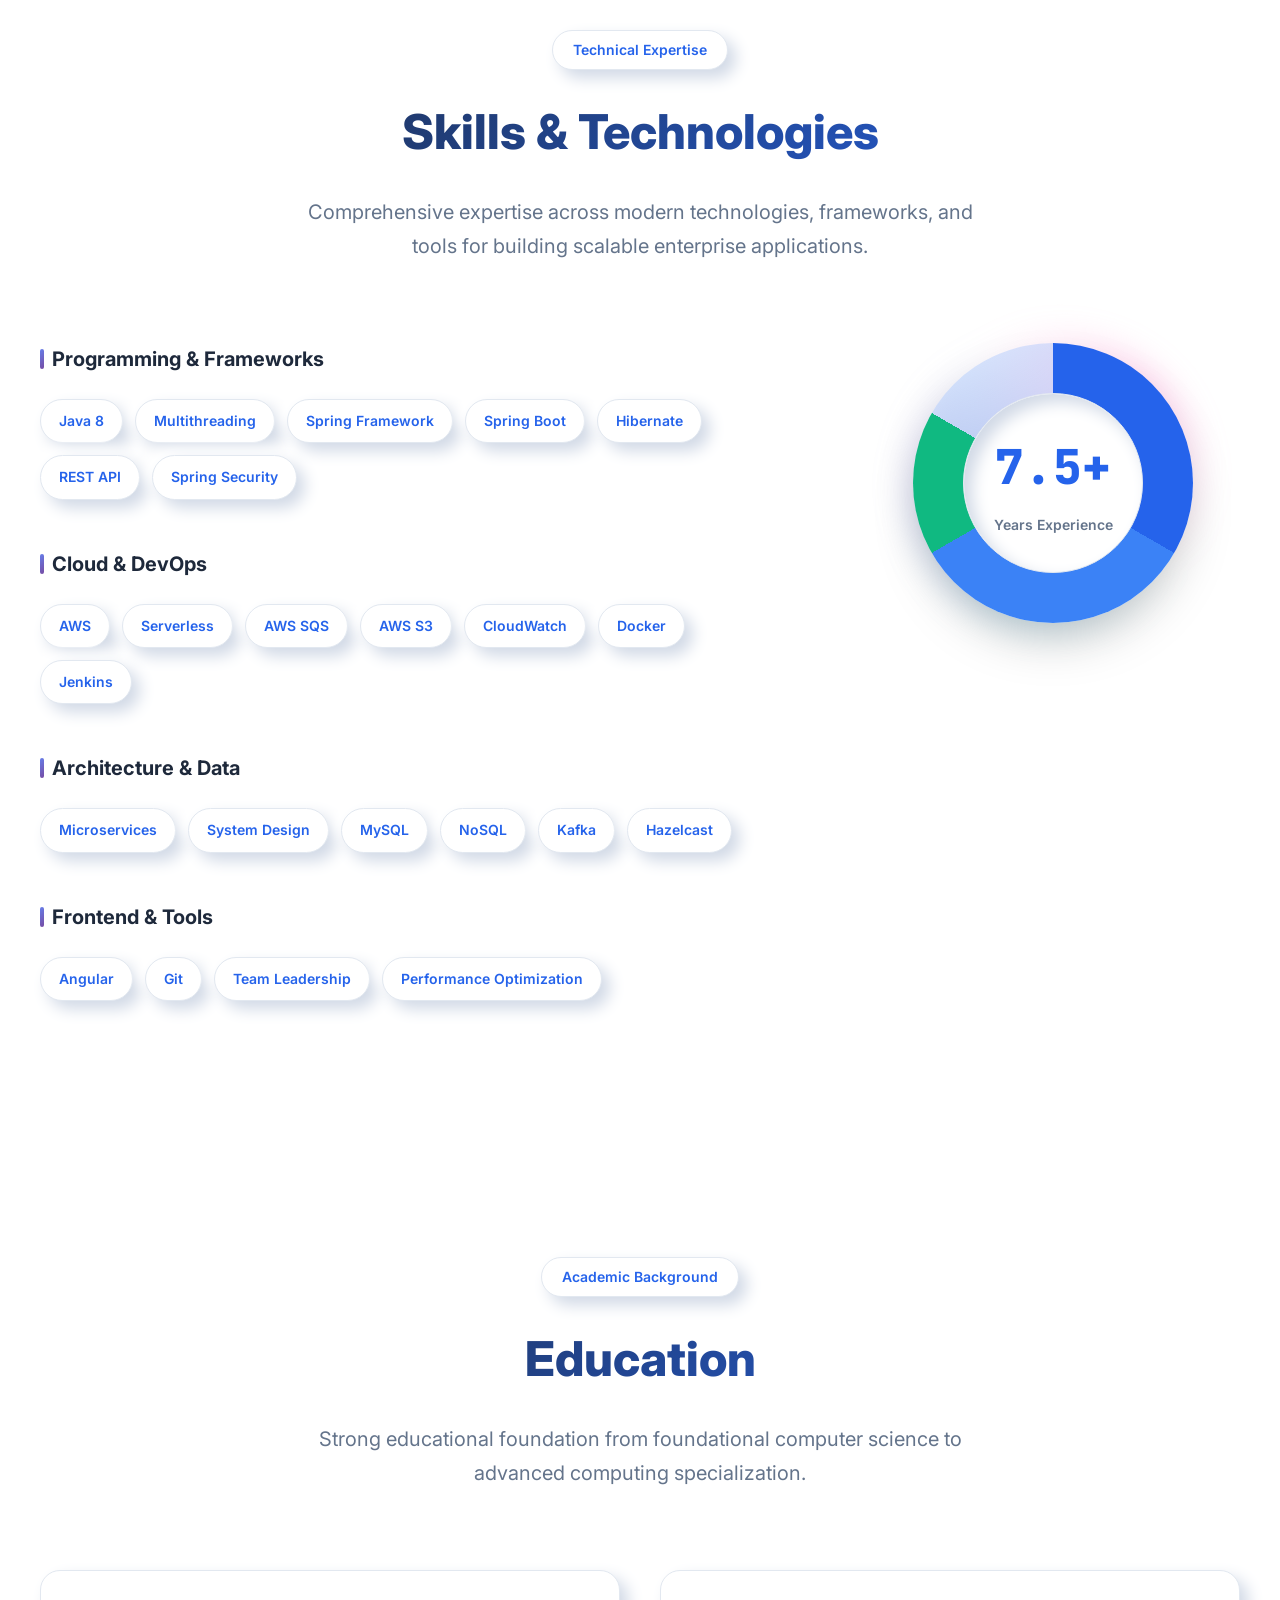
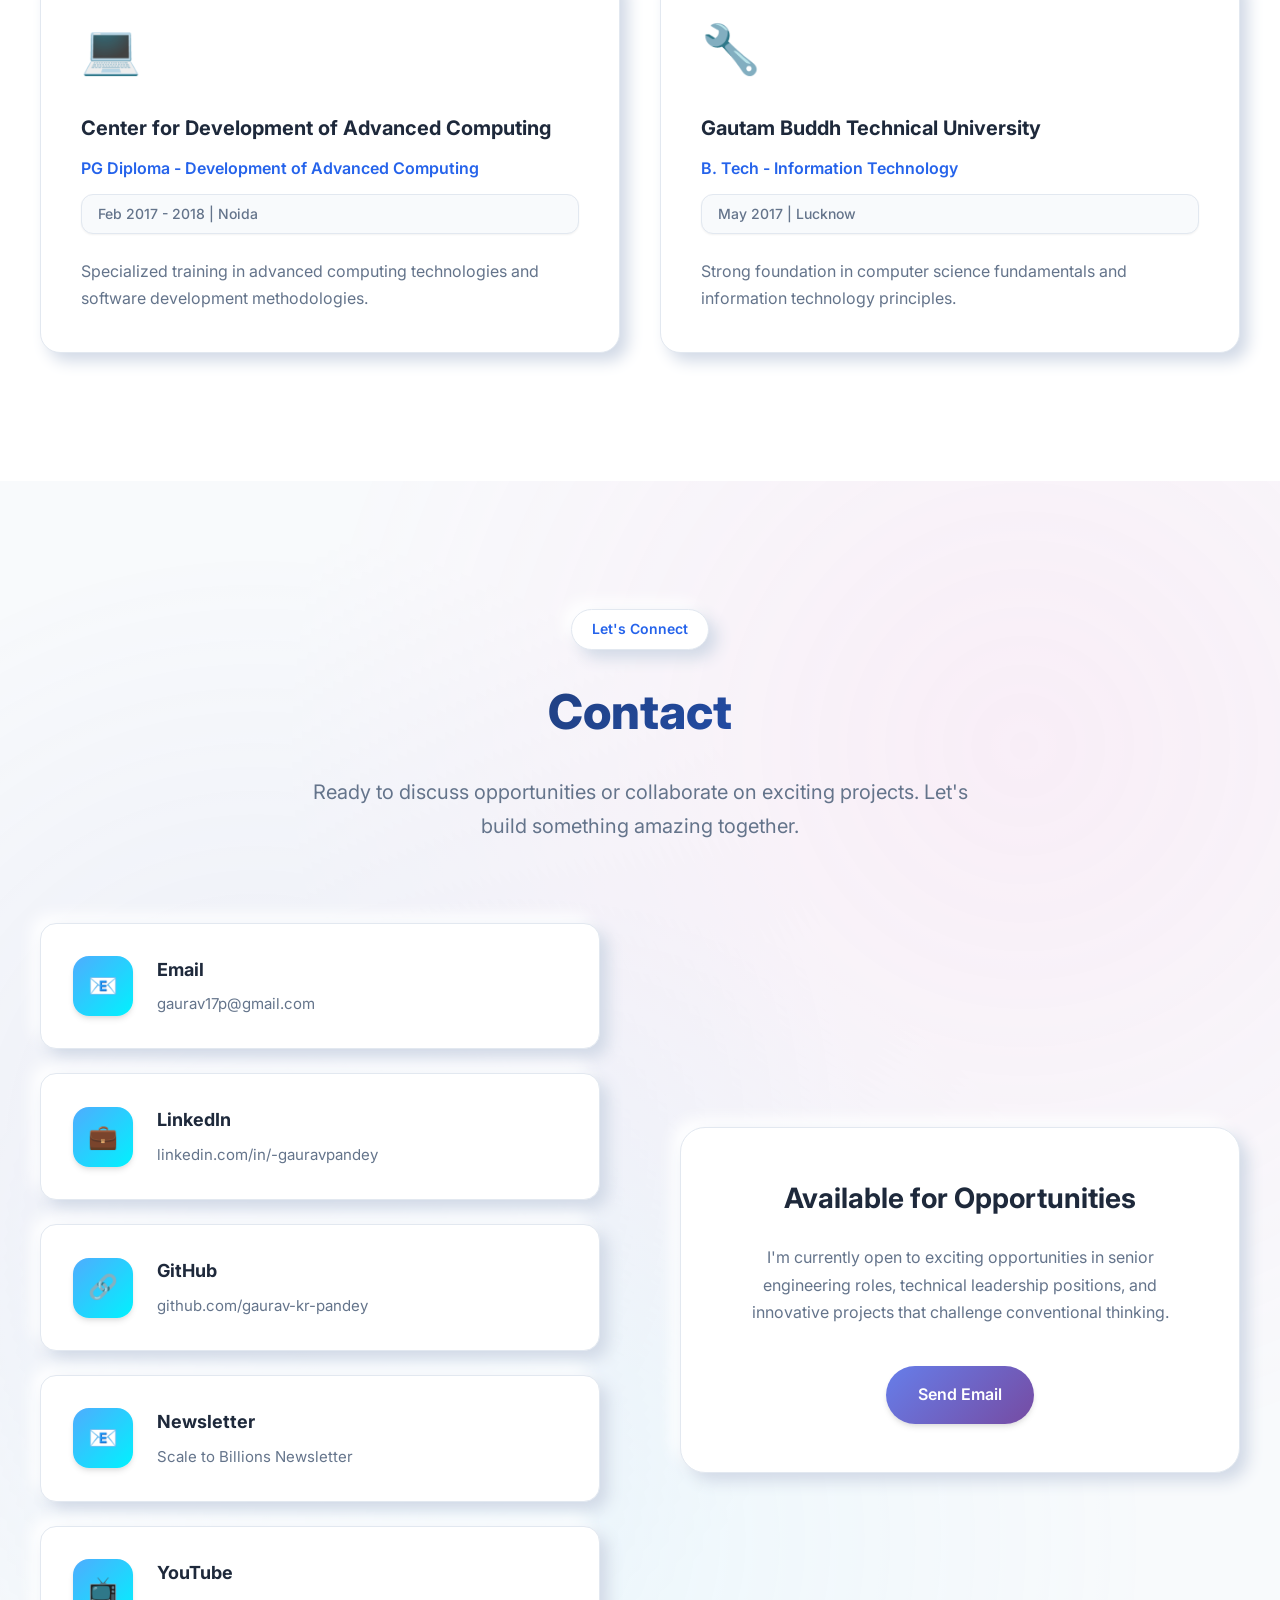
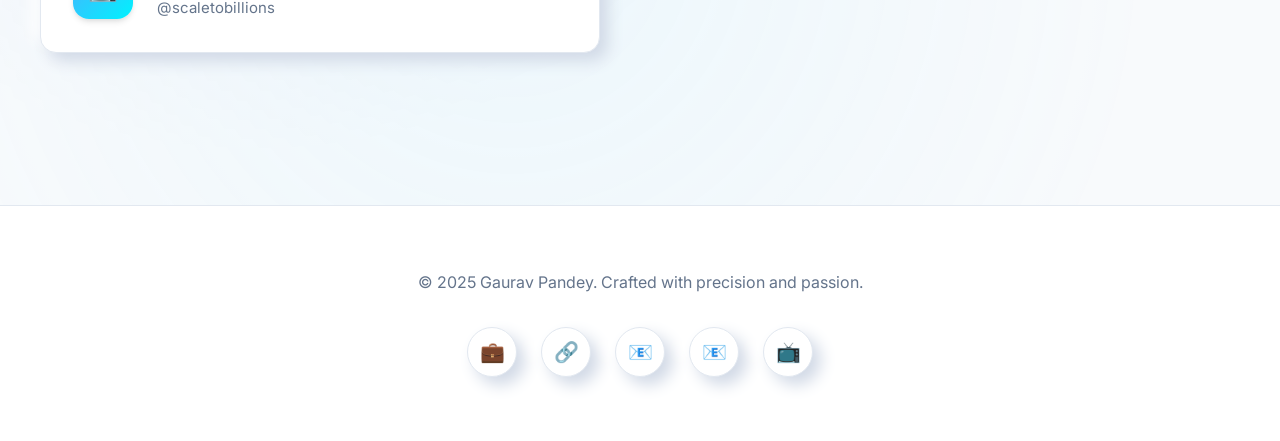
<file: index_v4.html>
<!DOCTYPE html>
<html lang="en">
<head>
    <meta charset="UTF-8">
    <meta name="viewport" content="width=device-width, initial-scale=1.0">
    <title>Gaurav Pandey - Senior Software Engineer</title>
    <script src="https://platform.linkedin.com/badges/js/profile.js" async defer type="text/javascript"></script>
    <style>
        @import url('https://fonts.googleapis.com/css2?family=Inter:wght@300;400;500;600;700;800;900&family=JetBrains+Mono:wght@400;500;600&display=swap');
        
        :root {
            --primary: #2563eb;
            --secondary: #1e40af;
            --accent: #3b82f6;
            --success: #10b981;
            --warning: #f59e0b;
            --error: #ef4444;
            
            /* Modern Gradients */
            --gradient-1: linear-gradient(135deg, #667eea 0%, #764ba2 100%);
            --gradient-2: linear-gradient(135deg, #f093fb 0%, #f5576c 100%);
            --gradient-3: linear-gradient(135deg, #4facfe 0%, #00f2fe 100%);
            --gradient-4: linear-gradient(135deg, #43e97b 0%, #38f9d7 100%);
            --gradient-mesh: radial-gradient(circle at 20% 50%, rgba(120, 119, 198, 0.3) 0%, transparent 50%), 
                            radial-gradient(circle at 80% 20%, rgba(255, 119, 198, 0.3) 0%, transparent 50%), 
                            radial-gradient(circle at 40% 80%, rgba(120, 219, 255, 0.3) 0%, transparent 50%);
            
            /* Light Theme */
            --bg-primary: #ffffff;
            --bg-secondary: #f8fafc;
            --bg-tertiary: #f1f5f9;
            --text-primary: #1e293b;
            --text-secondary: #64748b;
            --text-tertiary: #94a3b8;
            --border: #e2e8f0;
            --surface: #ffffff;
            --surface-hover: #f8fafc;
            
            /* Glassmorphism */
            --glass: rgba(255, 255, 255, 0.25);
            --glass-border: rgba(255, 255, 255, 0.18);
            --backdrop-blur: blur(16px);
            
            /* Shadows & Effects */
            --shadow-sm: 0 1px 2px rgba(0, 0, 0, 0.05);
            --shadow-md: 0 4px 6px -1px rgba(0, 0, 0, 0.1), 0 2px 4px -1px rgba(0, 0, 0, 0.06);
            --shadow-lg: 0 10px 15px -3px rgba(0, 0, 0, 0.1), 0 4px 6px -2px rgba(0, 0, 0, 0.05);
            --shadow-xl: 0 20px 25px -5px rgba(0, 0, 0, 0.1), 0 10px 10px -5px rgba(0, 0, 0, 0.04);
            --shadow-2xl: 0 25px 50px -12px rgba(0, 0, 0, 0.25);
            --shadow-inner: inset 0 2px 4px 0 rgba(0, 0, 0, 0.06);
            
            /* Neumorphism */
            --neu-light: 8px 8px 16px #d1d9e6, -8px -8px 16px #ffffff;
            --neu-inset: inset 8px 8px 16px #d1d9e6, inset -8px -8px 16px #ffffff;
            
            /* Animation Variables */
            --spring: cubic-bezier(0.175, 0.885, 0.32, 1.275);
            --smooth: cubic-bezier(0.4, 0, 0.2, 1);
            --bounce: cubic-bezier(0.68, -0.55, 0.265, 1.55);
        }

        /* Dark Theme */
        [data-theme="dark"] {
            --bg-primary: #0f172a;
            --bg-secondary: #1e293b;
            --bg-tertiary: #334155;
            --text-primary: #f1f5f9;
            --text-secondary: #cbd5e1;
            --text-tertiary: #94a3b8;
            --border: #334155;
            --surface: #1e293b;
            --surface-hover: #334155;
            --glass: rgba(30, 41, 59, 0.4);
            --glass-border: rgba(148, 163, 184, 0.18);
            --neu-light: 8px 8px 16px #0a0f1a, -8px -8px 16px #1e2936;
            --neu-inset: inset 8px 8px 16px #0a0f1a, inset -8px -8px 16px #1e2936;
        }

        /* Reduced Motion */
        @media (prefers-reduced-motion: reduce) {
            *, *::before, *::after {
                animation-duration: 0.01ms !important;
                animation-iteration-count: 1 !important;
                transition-duration: 0.01ms !important;
            }
        }

        * {
            margin: 0;
            padding: 0;
            box-sizing: border-box;
        }

        html {
            scroll-behavior: smooth;
            font-size: 16px;
        }

        body {
            font-family: 'Inter', -apple-system, BlinkMacSystemFont, sans-serif;
            background: var(--bg-primary);
            color: var(--text-primary);
            line-height: 1.6;
            overflow-x: hidden;
            transition: background-color 0.3s var(--smooth), color 0.3s var(--smooth);
        }

        /* Enhanced Loading Screen */
        .loading-screen {
            position: fixed;
            inset: 0;
            background: linear-gradient(135deg, var(--primary), var(--secondary));
            display: flex;
            align-items: center;
            justify-content: center;
            z-index: 9999;
            transition: all 0.8s var(--smooth);
        }

        .loading-screen.hide {
            opacity: 0;
            visibility: hidden;
            transform: scale(1.1);
        }

        .loading-content {
            text-align: center;
            color: white;
        }

        .loading-spinner {
            width: 60px;
            height: 60px;
            border: 3px solid rgba(255, 255, 255, 0.2);
            border-top: 3px solid white;
            border-radius: 50%;
            animation: spin 1s linear infinite;
            margin: 0 auto 24px;
        }

        .loading-text {
            font-size: 20px;
            font-weight: 600;
            margin-bottom: 8px;
            animation: pulse 1.5s ease-in-out infinite;
        }

        .loading-progress {
            width: 200px;
            height: 4px;
            background: rgba(255, 255, 255, 0.2);
            border-radius: 2px;
            overflow: hidden;
            margin: 16px auto 0;
        }

        .loading-progress-bar {
            height: 100%;
            background: white;
            border-radius: 2px;
            transform: translateX(-100%);
            animation: progress 2s ease-out forwards;
        }

        @keyframes spin {
            to { transform: rotate(360deg); }
        }

        @keyframes pulse {
            0%, 100% { opacity: 1; }
            50% { opacity: 0.7; }
        }

        @keyframes progress {
            to { transform: translateX(0); }
        }

        /* Enhanced Scroll Progress */
        .scroll-progress {
            position: fixed;
            top: 0;
            left: 0;
            width: 100%;
            height: 4px;
            background: rgba(37, 99, 235, 0.1);
            z-index: 1001;
        }

        .scroll-progress-bar {
            height: 100%;
            background: var(--gradient-1);
            width: 0%;
            transition: width 0.1s ease;
            border-radius: 0 2px 2px 0;
            box-shadow: 0 0 10px rgba(37, 99, 235, 0.5);
        }

        /* 🚀 MODERN GLASSMORPHISM NAVIGATION BAR */
        .modern-navbar {
            position: fixed;
            top: 0;
            left: 0;
            right: 0;
            z-index: 1000;
            padding: 1rem 0;
            transition: all 0.4s var(--smooth);
        }

        .modern-navbar.scrolled {
            padding: 0.5rem 0;
        }

        .navbar-container {
            max-width: 1400px;
            margin: 0 auto;
            padding: 0 2rem;
            position: relative;
        }

        .navbar-glass {
            background: var(--glass);
            backdrop-filter: var(--backdrop-blur);
            border: 1px solid var(--glass-border);
            border-radius: 2rem;
            padding: 0.75rem 1.5rem;
            box-shadow: var(--shadow-xl);
            transition: all 0.4s var(--smooth);
            display: flex;
            align-items: center;
            justify-content: space-between;
            position: relative;
            overflow: hidden;
        }

        .navbar-glass::before {
            content: '';
            position: absolute;
            top: 0;
            left: -100%;
            width: 100%;
            height: 100%;
            background: linear-gradient(90deg, transparent, rgba(255,255,255,0.1), transparent);
            transition: left 0.6s var(--smooth);
        }

        .navbar-glass:hover::before {
            left: 100%;
        }

        .modern-navbar.scrolled .navbar-glass {
            background: rgba(255, 255, 255, 0.95);
            backdrop-filter: blur(20px);
            box-shadow: var(--shadow-2xl);
        }

        [data-theme="dark"] .modern-navbar.scrolled .navbar-glass {
            background: rgba(15, 23, 42, 0.95);
        }

        /* Enhanced Logo */
        .navbar-brand {
            display: flex;
            align-items: center;
            gap: 1rem;
            text-decoration: none;
            color: var(--text-primary);
            font-size: 1.5rem;
            font-weight: 800;
            position: relative;
            z-index: 2;
        }

        .brand-avatar {
            width: 50px;
            height: 50px;
            background: var(--gradient-1);
            border-radius: 50%;
            display: flex;
            align-items: center;
            justify-content: center;
            color: white;
            font-weight: 800;
            font-size: 1.25rem;
            transition: all 0.3s var(--bounce);
            position: relative;
            overflow: hidden;
        }

        .brand-avatar::before {
            content: '';
            position: absolute;
            inset: -50%;
            background: conic-gradient(from 0deg, transparent, rgba(255,255,255,0.3), transparent);
            animation: rotate-avatar 3s linear infinite;
            opacity: 0;
            transition: opacity 0.3s ease;
        }

        .navbar-brand:hover .brand-avatar::before {
            opacity: 1;
        }

        .navbar-brand:hover .brand-avatar {
            transform: rotate(10deg) scale(1.1);
            box-shadow: 0 0 30px rgba(59, 130, 246, 0.4);
        }

        @keyframes rotate-avatar {
            to { transform: rotate(360deg); }
        }

        .brand-text {
            display: flex;
            flex-direction: column;
            gap: 0.125rem;
        }

        .brand-name {
            font-size: 1.25rem;
            font-weight: 800;
            background: linear-gradient(135deg, var(--text-primary), var(--primary));
            -webkit-background-clip: text;
            -webkit-text-fill-color: transparent;
            background-clip: text;
        }

        .brand-title {
            font-size: 0.75rem;
            color: var(--text-secondary);
            font-weight: 500;
        }

        /* Modern Navigation Links */
        .navbar-nav {
            display: flex;
            align-items: center;
            gap: 0.5rem;
            list-style: none;
            margin: 0;
            padding: 0;
        }

        .nav-item {
            position: relative;
        }

        .nav-link {
            display: flex;
            align-items: center;
            gap: 0.5rem;
            padding: 0.75rem 1.25rem;
            text-decoration: none;
            color: var(--text-primary);
            font-weight: 600;
            font-size: 0.9rem;
            border-radius: 1.5rem;
            transition: all 0.3s var(--smooth);
            position: relative;
            overflow: hidden;
        }

        .nav-link::before {
            content: '';
            position: absolute;
            inset: 0;
            background: var(--gradient-1);
            border-radius: 1.5rem;
            opacity: 0;
            transform: scale(0);
            transition: all 0.3s var(--bounce);
        }

        .nav-link:hover::before,
        .nav-link.active::before {
            opacity: 1;
            transform: scale(1);
        }

        .nav-link:hover,
        .nav-link.active {
            color: white;
            transform: translateY(-2px);
        }

        .nav-link span {
            position: relative;
            z-index: 1;
        }

        /* Action Buttons */
        .navbar-actions {
            display: flex;
            align-items: center;
            gap: 1rem;
        }

        .theme-toggle {
            width: 50px;
            height: 28px;
            background: var(--surface);
            border: 2px solid var(--border);
            border-radius: 50px;
            cursor: pointer;
            position: relative;
            transition: all 0.3s var(--smooth);
            box-shadow: var(--shadow-sm);
        }

        .theme-toggle:hover {
            transform: scale(1.05);
            box-shadow: var(--shadow-md);
        }

        .theme-ball {
            width: 20px;
            height: 20px;
            background: var(--gradient-1);
            border-radius: 50%;
            position: absolute;
            top: 2px;
            left: 2px;
            transition: all 0.3s var(--bounce);
            box-shadow: var(--shadow-sm);
        }

        [data-theme="dark"] .theme-ball {
            transform: translateX(22px);
        }

        .theme-toggle::before {
            content: '☀️';
            position: absolute;
            left: 6px;
            top: 50%;
            transform: translateY(-50%);
            font-size: 12px;
            transition: all 0.3s ease;
        }

        [data-theme="dark"] .theme-toggle::before {
            content: '🌙';
            left: 28px;
        }

        .download-btn {
            background: var(--gradient-1);
            color: white;
            padding: 0.75rem 1.5rem;
            border-radius: 1.5rem;
            text-decoration: none;
            font-weight: 600;
            font-size: 0.875rem;
            transition: all 0.3s var(--bounce);
            box-shadow: var(--shadow-md);
            position: relative;
            overflow: hidden;
            border: none;
            cursor: pointer;
        }

        .download-btn::before {
            content: '';
            position: absolute;
            top: 0;
            left: -100%;
            width: 100%;
            height: 100%;
            background: linear-gradient(90deg, transparent, rgba(255,255,255,0.3), transparent);
            transition: left 0.5s ease;
        }

        .download-btn:hover::before {
            left: 100%;
        }

        .download-btn:hover {
            transform: translateY(-3px);
            box-shadow: var(--shadow-xl);
        }

        .download-btn::after {
            content: ' 📄';
            font-size: 14px;
        }

        /* Mobile Menu Toggle */
        .mobile-toggle {
            display: none;
            flex-direction: column;
            gap: 4px;
            cursor: pointer;
            padding: 8px;
            border-radius: 8px;
            transition: all 0.3s var(--smooth);
        }

        .mobile-toggle:hover {
            background: var(--surface-hover);
        }

        .mobile-line {
            width: 24px;
            height: 3px;
            background: var(--text-primary);
            border-radius: 2px;
            transition: all 0.3s var(--smooth);
        }

        .mobile-toggle.active .mobile-line:nth-child(1) {
            transform: rotate(45deg) translate(6px, 6px);
        }

        .mobile-toggle.active .mobile-line:nth-child(2) {
            opacity: 0;
        }

        .mobile-toggle.active .mobile-line:nth-child(3) {
            transform: rotate(-45deg) translate(6px, -6px);
        }

        /* Mobile Menu */
        .mobile-menu {
            position: fixed;
            top: 100px;
            left: 2rem;
            right: 2rem;
            background: var(--glass);
            backdrop-filter: var(--backdrop-blur);
            border: 1px solid var(--glass-border);
            border-radius: 1.5rem;
            padding: 2rem;
            box-shadow: var(--shadow-2xl);
            transform: translateY(-20px);
            opacity: 0;
            visibility: hidden;
            transition: all 0.4s var(--bounce);
            z-index: 999;
        }

        .mobile-menu.active {
            transform: translateY(0);
            opacity: 1;
            visibility: visible;
        }

        .mobile-nav {
            display: flex;
            flex-direction: column;
            gap: 1rem;
            list-style: none;
            margin: 0 0 2rem 0;
            padding: 0;
        }

        .mobile-nav .nav-link {
            width: 100%;
            justify-content: flex-start;
            padding: 1rem 1.5rem;
            border-radius: 1rem;
        }

        .mobile-actions {
            display: flex;
            flex-direction: column;
            gap: 1rem;
            padding-top: 1rem;
            border-top: 1px solid var(--border);
        }

        /* Enhanced Hero Section */
        .hero {
            min-height: 100vh;
            display: flex;
            align-items: center;
            padding: 120px 2rem 0;
            background: var(--bg-primary);
            position: relative;
            overflow: hidden;
        }

        .hero::before {
            content: '';
            position: absolute;
            inset: 0;
            background: var(--gradient-mesh);
            opacity: 0.4;
            animation: meshMove 20s ease-in-out infinite;
        }

        @keyframes meshMove {
            0%, 100% { transform: translate(0, 0) rotate(0deg); }
            33% { transform: translate(30px, -30px) rotate(120deg); }
            66% { transform: translate(-20px, 20px) rotate(240deg); }
        }

        .hero-container {
            max-width: 1200px;
            margin: 0 auto;
            display: grid;
            grid-template-columns: 1fr 1fr;
            gap: 4rem;
            align-items: center;
            position: relative;
            z-index: 1;
        }

        .hero-content {
            opacity: 0;
            transform: translateX(-50px);
            animation: slideInLeft 1s var(--spring) 0.5s forwards;
        }

        @keyframes slideInLeft {
            to {
                opacity: 1;
                transform: translateX(0);
            }
        }

        .hero-badge {
            display: inline-flex;
            align-items: center;
            gap: 8px;
            background: var(--surface);
            color: var(--primary);
            padding: 8px 16px;
            border-radius: 25px;
            font-size: 14px;
            font-weight: 600;
            margin-bottom: 1.5rem;
            border: 1px solid var(--border);
            box-shadow: var(--neu-light);
            backdrop-filter: blur(10px);
            animation: float 3s ease-in-out infinite;
        }

        @keyframes float {
            0%, 100% { transform: translateY(0px); }
            50% { transform: translateY(-8px); }
        }

        .hero-badge::before {
            content: '🚀';
            font-size: 16px;
            animation: spin 2s linear infinite;
        }

        .hero-title {
            font-size: clamp(2.5rem, 8vw, 4rem);
            font-weight: 900;
            line-height: 1.1;
            margin-bottom: 1rem;
            background: linear-gradient(135deg, var(--text-primary), var(--primary), var(--secondary));
            -webkit-background-clip: text;
            -webkit-text-fill-color: transparent;
            background-clip: text;
            background-size: 200% 200%;
            animation: gradientShift 4s ease-in-out infinite;
        }

        @keyframes gradientShift {
            0%, 100% { background-position: 0% 50%; }
            50% { background-position: 100% 50%; }
        }

        .hero-subtitle {
            font-size: 1.5rem;
            font-weight: 600;
            color: var(--primary);
            margin-bottom: 1.5rem;
            opacity: 0;
            animation: fadeInUp 1s var(--smooth) 0.8s forwards;
        }

        .hero-description {
            font-size: 1.125rem;
            color: var(--text-secondary);
            line-height: 1.7;
            margin-bottom: 2rem;
            opacity: 0;
            animation: fadeInUp 1s var(--smooth) 1s forwards;
        }

        @keyframes fadeInUp {
            to {
                opacity: 1;
                transform: translateY(0);
            }
        }

        /* Newsletter & Content Creator Section */
        .content-creator-section {
            background: var(--surface);
            padding: 2rem;
            border-radius: 20px;
            border: 1px solid var(--border);
            box-shadow: var(--neu-light);
            margin-bottom: 2rem;
            opacity: 0;
            animation: fadeInUp 1s var(--smooth) 1.2s forwards;
        }

        .content-creator-title {
            font-size: 1.25rem;
            font-weight: 700;
            color: var(--text-primary);
            margin-bottom: 1rem;
            display: flex;
            align-items: center;
            gap: 0.5rem;
        }

        .content-creator-title::before {
            content: '✨';
            font-size: 1.5rem;
        }

        .content-links {
            display: flex;
            gap: 1rem;
            flex-wrap: wrap;
        }

        .content-link {
            background: var(--gradient-1);
            color: white;
            padding: 0.75rem 1.5rem;
            border-radius: 15px;
            text-decoration: none;
            font-weight: 600;
            font-size: 0.875rem;
            transition: all 0.3s var(--bounce);
            box-shadow: var(--shadow-md);
            display: flex;
            align-items: center;
            gap: 0.5rem;
            position: relative;
            overflow: hidden;
        }

        .content-link::before {
            content: '';
            position: absolute;
            top: 0;
            left: -100%;
            width: 100%;
            height: 100%;
            background: linear-gradient(90deg, transparent, rgba(255,255,255,0.3), transparent);
            transition: left 0.5s ease;
        }

        .content-link:hover::before {
            left: 100%;
        }

        .content-link:hover {
            transform: translateY(-3px);
            box-shadow: var(--shadow-xl);
        }

        .newsletter-link {
            background: var(--gradient-2);
        }

        .youtube-link {
            background: var(--gradient-3);
        }

        .newsletter-link::after {
            content: '📧';
            font-size: 16px;
        }

        .youtube-link::after {
            content: '📺';
            font-size: 16px;
        }

        /* LinkedIn Badge Section */
        .linkedin-badge-section {
            background: var(--surface);
            padding: 2rem;
            border-radius: 20px;
            border: 1px solid var(--border);
            box-shadow: var(--neu-light);
            margin-bottom: 2rem;
            text-align: center;
            opacity: 0;
            animation: fadeInUp 1s var(--smooth) 1.3s forwards;
        }

        .linkedin-badge-title {
            font-size: 1.25rem;
            font-weight: 700;
            color: var(--text-primary);
            margin-bottom: 1rem;
            display: flex;
            align-items: center;
            justify-content: center;
            gap: 0.5rem;
        }

        .linkedin-badge-title::before {
            content: '💼';
            font-size: 1.5rem;
        }

        .linkedin-badge-container {
            display: flex;
            justify-content: center;
            align-items: center;
            padding: 1rem;
        }

        /* Hide the inactive badge */
        .linkedin-badge-light {
            display: block;
        }

        .linkedin-badge-dark {
            display: none;
        }

        [data-theme="dark"] .linkedin-badge-light {
            display: none;
        }

        [data-theme="dark"] .linkedin-badge-dark {
            display: block;
        }

        /* Stats Grid */
        .hero-stats {
            display: grid;
            grid-template-columns: repeat(3, 1fr);
            gap: 1rem;
            margin-bottom: 2.5rem;
            opacity: 0;
            animation: fadeInUp 1s var(--smooth) 1.4s forwards;
        }

        .stat {
            background: var(--surface);
            padding: 1.5rem 1rem;
            border-radius: 16px;
            text-align: center;
            box-shadow: var(--neu-light);
            border: 1px solid var(--border);
            transition: all 0.3s var(--spring);
            position: relative;
            overflow: hidden;
        }

        .stat::before {
            content: '';
            position: absolute;
            top: 0;
            left: 0;
            right: 0;
            height: 3px;
            background: var(--gradient-1);
            transform: scaleX(0);
            transition: transform 0.3s var(--smooth);
        }

        .stat:hover {
            transform: translateY(-8px);
            box-shadow: var(--shadow-xl);
        }

        .stat:hover::before {
            transform: scaleX(1);
        }

        .stat-number {
            font-size: 2rem;
            font-weight: 800;
            color: var(--primary);
            display: block;
            margin-bottom: 0.5rem;
            font-family: 'JetBrains Mono', monospace;
        }

        .stat-label {
            font-size: 0.875rem;
            color: var(--text-secondary);
            font-weight: 500;
        }

        /* Enhanced Buttons */
        .hero-buttons {
            display: flex;
            gap: 1rem;
            flex-wrap: wrap;
            opacity: 0;
            animation: fadeInUp 1s var(--smooth) 1.6s forwards;
        }

        .btn {
            padding: 16px 32px !important;
            border-radius: 50px !important;
            font-weight: 600 !important;
            font-size: 16px !important;
            border: none !important;
            cursor: pointer !important;
            transition: all 0.4s var(--spring) !important;
            text-decoration: none !important;
            display: inline-flex !important;
            align-items: center !important;
            gap: 8px !important;
            position: relative !important;
            overflow: hidden !important;
            box-shadow: var(--shadow-md) !important;
        }

        .btn::before {
            content: '' !important;
            position: absolute !important;
            top: 0 !important;
            left: -100% !important;
            width: 100% !important;
            height: 100% !important;
            background: linear-gradient(90deg, transparent, rgba(255,255,255,0.3), transparent) !important;
            transition: left 0.6s var(--smooth) !important;
        }

        .btn:hover::before {
            left: 100% !important;
        }

        .btn-primary {
            background: var(--gradient-1) !important;
            color: white !important;
        }

        .btn-primary:hover {
            transform: translateY(-4px) scale(1.02) !important;
            box-shadow: var(--shadow-2xl) !important;
        }

        .btn-secondary {
            background: var(--surface) !important;
            color: var(--primary) !important;
            border: 2px solid var(--primary) !important;
            box-shadow: var(--neu-light) !important;
        }

        .btn-secondary:hover {
            background: var(--primary) !important;
            color: white !important;
            transform: translateY(-4px) scale(1.02) !important;
            box-shadow: var(--shadow-xl) !important;
        }

        /* 3D Profile Visual */
        .hero-visual {
            opacity: 0;
            transform: translateX(50px);
            animation: slideInRight 1s var(--spring) 0.7s forwards;
            display: flex;
            justify-content: center;
            perspective: 1000px;
        }

        @keyframes slideInRight {
            to {
                opacity: 1;
                transform: translateX(0);
            }
        }

        .profile-container {
            position: relative;
            display: flex;
            flex-direction: column;
            align-items: center;
        }

        .profile-image-container {
            width: 300px;
            height: 300px;
            border-radius: 50%;
            position: relative;
            z-index: 2;
            transform-style: preserve-3d;
            transition: transform 0.3s var(--smooth);
        }

        .profile-image-container:hover {
            transform: rotateY(15deg) rotateX(5deg);
        }

        .profile-image {
            width: 100%;
            height: 100%;
            border-radius: 50%;
            background: var(--gradient-1);
            display: flex;
            align-items: center;
            justify-content: center;
            color: white;
            font-size: 4rem;
            font-weight: 900;
            box-shadow: var(--shadow-2xl);
            border: 6px solid var(--surface);
            transition: all 0.4s var(--smooth);
            position: relative;
            overflow: hidden;
        }

        .profile-image::before {
            content: '';
            position: absolute;
            inset: -50%;
            background: conic-gradient(from 0deg, transparent, rgba(255,255,255,0.3), transparent);
            animation: rotate 3s linear infinite;
        }

        .profile-image:hover {
            transform: scale(1.05);
            box-shadow: 0 20px 40px rgba(37, 99, 235, 0.3), var(--shadow-2xl);
        }

        @keyframes rotate {
            to { transform: rotate(360deg); }
        }

        .profile-bg {
            position: absolute;
            inset: -30px;
            border-radius: 50%;
            background: var(--gradient-mesh);
            z-index: 1;
            animation: pulse-bg 4s ease-in-out infinite;
            filter: blur(20px);
        }

        @keyframes pulse-bg {
            0%, 100% { transform: scale(1); opacity: 0.6; }
            50% { transform: scale(1.1); opacity: 0.8; }
        }

        .profile-badges {
            display: flex;
            gap: 1rem;
            margin-top: 2rem;
        }

        .badge {
            background: var(--surface);
            border: 2px solid var(--primary);
            color: var(--primary);
            padding: 8px 16px;
            border-radius: 25px;
            font-size: 14px;
            font-weight: 600;
            box-shadow: var(--neu-light);
            transition: all 0.3s var(--bounce);
            animation: badge-float 3s ease-in-out infinite;
        }

        .badge:nth-child(1) { animation-delay: 0s; }
        .badge:nth-child(2) { animation-delay: 1s; }
        .badge:nth-child(3) { animation-delay: 2s; }

        @keyframes badge-float {
            0%, 100% { transform: translateY(0px) rotate(0deg); }
            50% { transform: translateY(-10px) rotate(2deg); }
        }

        .badge:hover {
            background: var(--primary);
            color: white;
            transform: translateY(-5px) scale(1.1);
            box-shadow: var(--shadow-lg);
        }

        /* Modern Section Styles */
        .section {
            padding: 8rem 2rem;
            position: relative;
            scroll-margin-top: 120px;
        }

        .section-container {
            max-width: 1200px;
            margin: 0 auto;
        }

        .section-header {
            text-align: center;
            margin-bottom: 5rem;
            opacity: 0;
            transform: translateY(50px);
            transition: all 0.8s var(--smooth);
        }

        .section-header.animate {
            opacity: 1;
            transform: translateY(0);
        }

        .section-badge {
            display: inline-block;
            background: var(--surface);
            color: var(--primary);
            padding: 8px 20px;
            border-radius: 25px;
            font-size: 14px;
            font-weight: 600;
            margin-bottom: 1.5rem;
            border: 1px solid var(--border);
            box-shadow: var(--neu-light);
        }

        .section-title {
            font-size: clamp(2rem, 6vw, 3rem);
            font-weight: 800;
            margin-bottom: 1.5rem;
            background: linear-gradient(135deg, var(--text-primary), var(--primary));
            -webkit-background-clip: text;
            -webkit-text-fill-color: transparent;
            background-clip: text;
        }

        .section-description {
            font-size: 1.25rem;
            color: var(--text-secondary);
            max-width: 700px;
            margin: 0 auto;
            line-height: 1.7;
        }

        /* Experience Section */
        .experience-grid {
            display: grid;
            gap: 2rem;
            grid-template-columns: repeat(auto-fit, minmax(500px, 1fr));
        }

        .experience-card {
            background: var(--surface);
            border-radius: 20px;
            padding: 2.5rem;
            box-shadow: var(--neu-light);
            border: 1px solid var(--border);
            transition: all 0.4s var(--spring);
            opacity: 0;
            transform: translateY(50px);
            position: relative;
            overflow: hidden;
        }

        .experience-card::before {
            content: '';
            position: absolute;
            top: 0;
            left: 0;
            right: 0;
            height: 4px;
            background: var(--gradient-1);
            transform: scaleX(0);
            transform-origin: left;
            transition: transform 0.4s var(--smooth);
        }

        .experience-card.animate {
            opacity: 1;
            transform: translateY(0);
        }

        .experience-card:hover {
            transform: translateY(-12px);
            box-shadow: var(--shadow-2xl);
        }

        .experience-card:hover::before {
            transform: scaleX(1);
        }

        .experience-header {
            display: flex;
            align-items: center;
            justify-content: space-between;
            margin-bottom: 2rem;
            flex-wrap: wrap;
            gap: 1rem;
        }

        .company-info {
            display: flex;
            align-items: center;
            gap: 1.5rem;
        }

        .company-logo {
            width: 60px;
            height: 60px;
            background: var(--gradient-1);
            border-radius: 16px;
            display: flex;
            align-items: center;
            justify-content: center;
            color: white;
            font-weight: 800;
            font-size: 20px;
            box-shadow: var(--shadow-lg);
            transition: transform 0.3s var(--bounce);
        }

        .company-logo:hover {
            transform: rotate(10deg) scale(1.1);
        }

        .company-details h3 {
            font-size: 1.375rem;
            font-weight: 700;
            color: var(--text-primary);
            margin-bottom: 0.5rem;
        }

        .job-title {
            font-size: 1rem;
            color: var(--primary);
            font-weight: 600;
        }

        .duration {
            background: var(--bg-secondary);
            color: var(--primary);
            padding: 8px 16px;
            border-radius: 12px;
            font-size: 14px;
            font-weight: 600;
            white-space: nowrap;
            border: 1px solid var(--border);
            box-shadow: var(--shadow-sm);
        }

        .achievement-list {
            list-style: none;
            padding: 0;
            display: grid;
            gap: 1rem;
        }

        .achievement-list li {
            position: relative;
            padding-left: 2rem;
            color: var(--text-secondary);
            line-height: 1.7;
            font-size: 1rem;
            transition: all 0.3s var(--smooth);
        }

        .achievement-list li::before {
            content: '🚀';
            position: absolute;
            left: 0;
            font-size: 18px;
            transition: transform 0.3s var(--bounce);
        }

        .achievement-list li:hover {
            color: var(--text-primary);
            transform: translateX(8px);
        }

        .achievement-list li:hover::before {
            transform: scale(1.2);
        }

        /* Advanced Skills Section */
        .skills-container {
            display: grid;
            grid-template-columns: 2fr 1fr;
            gap: 5rem;
            align-items: start;
        }

        .skills-categories {
            display: grid;
            gap: 3rem;
        }

        .skill-category {
            opacity: 0;
            transform: translateX(-50px);
            transition: all 0.6s var(--smooth);
        }

        .skill-category.animate {
            opacity: 1;
            transform: translateX(0);
        }

        .skill-category h3 {
            font-size: 1.25rem;
            font-weight: 700;
            color: var(--text-primary);
            margin-bottom: 1.5rem;
            display: flex;
            align-items: center;
            gap: 0.5rem;
        }

        .skill-category h3::before {
            content: '';
            width: 4px;
            height: 20px;
            background: var(--gradient-1);
            border-radius: 2px;
        }

        .skill-tags {
            display: flex;
            flex-wrap: wrap;
            gap: 0.75rem;
        }

        .skill-tag {
            background: var(--surface);
            color: var(--primary);
            padding: 10px 18px;
            border-radius: 25px;
            font-size: 14px;
            font-weight: 600;
            transition: all 0.3s var(--bounce);
            cursor: pointer;
            border: 1px solid var(--border);
            box-shadow: var(--neu-light);
            position: relative;
            overflow: hidden;
        }

        .skill-tag::before {
            content: '';
            position: absolute;
            top: 0;
            left: -100%;
            width: 100%;
            height: 100%;
            background: var(--gradient-1);
            transition: left 0.3s var(--smooth);
            z-index: -1;
        }

        .skill-tag:hover {
            color: white;
            transform: translateY(-3px) scale(1.05);
            box-shadow: var(--shadow-lg);
        }

        .skill-tag:hover::before {
            left: 0;
        }

        /* Interactive Skills Chart */
        .skills-visual {
            display: flex;
            justify-content: center;
            opacity: 0;
            transform: translateX(50px);
            transition: all 0.8s var(--smooth);
        }

        .skills-visual.animate {
            opacity: 1;
            transform: translateX(0);
        }

        .skills-chart {
            width: 280px;
            height: 280px;
            border-radius: 50%;
            background: conic-gradient(
                var(--primary) 0deg 120deg,
                var(--accent) 120deg 240deg,
                var(--success) 240deg 300deg,
                rgba(59, 130, 246, 0.2) 300deg 360deg
            );
            display: flex;
            align-items: center;
            justify-content: center;
            animation: rotate-chart 15s linear infinite;
            box-shadow: var(--shadow-2xl);
            position: relative;
        }

        .skills-chart::before {
            content: '';
            position: absolute;
            inset: -10px;
            border-radius: 50%;
            background: var(--gradient-mesh);
            z-index: -1;
            filter: blur(15px);
            animation: pulse-chart 3s ease-in-out infinite;
        }

        @keyframes rotate-chart {
            to { transform: rotate(360deg); }
        }

        @keyframes pulse-chart {
            0%, 100% { opacity: 0.5; transform: scale(1); }
            50% { opacity: 0.8; transform: scale(1.05); }
        }

        .chart-center {
            width: 180px;
            height: 180px;
            background: var(--surface);
            border-radius: 50%;
            display: flex;
            flex-direction: column;
            align-items: center;
            justify-content: center;
            box-shadow: var(--neu-inset);
            border: 1px solid var(--border);
        }

        .chart-number {
            font-size: 3rem;
            font-weight: 800;
            color: var(--primary);
            font-family: 'JetBrains Mono', monospace;
            margin-bottom: 0.5rem;
        }

        .chart-label {
            font-size: 14px;
            color: var(--text-secondary);
            font-weight: 600;
            text-align: center;
        }

        /* Modern Education Cards */
        .education-grid {
            display: grid;
            grid-template-columns: repeat(auto-fit, minmax(380px, 1fr));
            gap: 2.5rem;
        }

        .education-card {
            background: var(--surface);
            border-radius: 20px;
            padding: 2.5rem;
            box-shadow: var(--neu-light);
            border: 1px solid var(--border);
            transition: all 0.4s var(--spring);
            opacity: 0;
            transform: translateY(50px);
            position: relative;
            overflow: hidden;
        }

        .education-card::before {
            content: '';
            position: absolute;
            top: 0;
            left: 0;
            right: 0;
            height: 4px;
            background: var(--gradient-2);
            transform: scaleX(0);
            transition: transform 0.4s var(--smooth);
        }

        .education-card.animate {
            opacity: 1;
            transform: translateY(0);
        }

        .education-card:hover {
            transform: translateY(-12px);
            box-shadow: var(--shadow-2xl);
        }

        .education-card:hover::before {
            transform: scaleX(1);
        }

        .education-icon {
            font-size: 3rem;
            margin-bottom: 1.5rem;
            display: block;
            animation: bounce-icon 2s ease-in-out infinite;
        }

        @keyframes bounce-icon {
            0%, 100% { transform: translateY(0); }
            50% { transform: translateY(-10px); }
        }

        .education-card h3 {
            font-size: 1.25rem;
            font-weight: 700;
            color: var(--text-primary);
            margin-bottom: 0.75rem;
        }

        .education-card .degree {
            font-size: 1rem;
            color: var(--primary);
            font-weight: 600;
            margin-bottom: 0.75rem;
        }

        .education-card .duration {
            font-size: 14px;
            color: var(--text-secondary);
            margin-bottom: 1.5rem;
            font-weight: 500;
        }

        .education-card p {
            color: var(--text-secondary);
            line-height: 1.7;
        }

        /* Enhanced Contact Section */
        .contact {
            background: var(--bg-secondary);
            position: relative;
        }

        .contact::before {
            content: '';
            position: absolute;
            inset: 0;
            background: var(--gradient-mesh);
            opacity: 0.3;
        }

        .contact-grid {
            display: grid;
            grid-template-columns: 1fr 1fr;
            gap: 5rem;
            align-items: center;
            position: relative;
            z-index: 1;
        }

        .contact-info {
            opacity: 0;
            transform: translateX(-50px);
            transition: all 0.8s var(--smooth);
        }

        .contact-info.animate {
            opacity: 1;
            transform: translateX(0);
        }

        .contact-item {
            display: flex;
            align-items: center;
            gap: 1.5rem;
            background: var(--surface);
            padding: 2rem;
            border-radius: 16px;
            margin-bottom: 1.5rem;
            box-shadow: var(--neu-light);
            border: 1px solid var(--border);
            transition: all 0.3s var(--spring);
            position: relative;
            overflow: hidden;
        }

        .contact-item::before {
            content: '';
            position: absolute;
            top: 0;
            left: -100%;
            width: 100%;
            height: 100%;
            background: var(--gradient-3);
            opacity: 0.1;
            transition: left 0.3s var(--smooth);
        }

        .contact-item:hover {
            transform: translateX(8px);
            box-shadow: var(--shadow-xl);
        }

        .contact-item:hover::before {
            left: 0;
        }

        .contact-icon {
            width: 60px;
            height: 60px;
            background: var(--gradient-3);
            border-radius: 16px;
            display: flex;
            align-items: center;
            justify-content: center;
            font-size: 24px;
            box-shadow: var(--shadow-md);
            transition: transform 0.3s var(--bounce);
        }

        .contact-item:hover .contact-icon {
            transform: rotate(10deg) scale(1.1);
        }

        .contact-details h4 {
            font-size: 1.125rem;
            font-weight: 700;
            color: var(--text-primary);
            margin-bottom: 0.5rem;
        }

        .contact-details p {
            color: var(--text-secondary);
            font-size: 15px;
        }

        .contact-visual {
            opacity: 0;
            transform: translateX(50px);
            transition: all 0.8s var(--smooth);
        }

        .contact-visual.animate {
            opacity: 1;
            transform: translateX(0);
        }

        .contact-card {
            background: var(--surface);
            border-radius: 25px;
            padding: 3rem;
            box-shadow: var(--neu-light);
            text-align: center;
            border: 1px solid var(--border);
        }

        .contact-card h3 {
            font-size: 1.75rem;
            font-weight: 700;
            color: var(--text-primary);
            margin-bottom: 1.5rem;
        }

        .contact-card p {
            color: var(--text-secondary);
            margin-bottom: 2.5rem;
            line-height: 1.7;
            font-size: 1rem;
        }

        /* Footer */
        .footer {
            background: var(--bg-primary);
            border-top: 1px solid var(--border);
            padding: 4rem 2rem;
            text-align: center;
        }

        .footer-content {
            max-width: 1200px;
            margin: 0 auto;
        }

        .footer p {
            margin-bottom: 2rem;
            color: var(--text-secondary);
            font-size: 16px;
        }

        .social-links {
            display: flex;
            justify-content: center;
            gap: 1.5rem;
        }

        .social-link {
            width: 50px;
            height: 50px;
            background: var(--surface);
            border-radius: 50%;
            display: flex;
            align-items: center;
            justify-content: center;
            color: var(--text-primary);
            text-decoration: none;
            transition: all 0.3s var(--bounce);
            font-size: 20px;
            box-shadow: var(--neu-light);
            border: 1px solid var(--border);
        }

        .social-link:hover {
            background: var(--primary);
            color: white;
            transform: translateY(-5px) scale(1.1);
            box-shadow: var(--shadow-xl);
        }

        /* Floating Action Button */
        .fab {
            position: fixed;
            bottom: 2rem;
            right: 2rem;
            width: 60px;
            height: 60px;
            background: var(--gradient-1);
            border-radius: 50%;
            display: flex;
            align-items: center;
            justify-content: center;
            color: white;
            text-decoration: none;
            box-shadow: var(--shadow-xl);
            transition: all 0.3s var(--bounce);
            z-index: 1000;
            opacity: 0;
            transform: translateY(20px);
            font-size: 24px;
            font-weight: 600;
        }

        .fab.visible {
            opacity: 1;
            transform: translateY(0);
        }

        .fab:hover {
            transform: translateY(-8px) scale(1.1);
            box-shadow: var(--shadow-2xl);
        }

        /* Notification System */
        .notification {
            position: fixed;
            top: 120px;
            right: 2rem;
            background: var(--glass);
            backdrop-filter: var(--backdrop-blur);
            color: var(--text-primary);
            padding: 1rem 1.5rem;
            border-radius: 12px;
            box-shadow: var(--shadow-xl);
            border: 1px solid var(--glass-border);
            z-index: 10000;
            font-weight: 600;
            transform: translateX(100%);
            transition: transform 0.5s var(--spring);
            max-width: 300px;
        }

        .notification.show {
            transform: translateX(0);
        }

        .notification.success {
            border-left: 4px solid var(--success);
        }

        .notification.error {
            border-left: 4px solid var(--error);
        }

        /* Responsive Design */
        @media (max-width: 1024px) {
            .navbar-nav {
                display: none;
            }

            .mobile-toggle {
                display: flex;
            }

            .skills-container,
            .contact-grid {
                grid-template-columns: 1fr;
                gap: 3rem;
            }

            .hero-container {
                grid-template-columns: 1fr;
                text-align: center;
                gap: 3rem;
            }
        }

        @media (max-width: 768px) {
            .hero {
                padding-top: 140px;
            }

            .hero-stats {
                grid-template-columns: 1fr;
                gap: 1rem;
            }

            .profile-image-container {
                width: 250px;
                height: 250px;
            }

            .content-links {
                flex-direction: column;
            }

            .hero-buttons {
                justify-content: center;
            }

            .experience-grid,
            .education-grid {
                grid-template-columns: 1fr;
            }

            .experience-card,
            .education-card {
                padding: 1.5rem;
            }

            .contact-item {
                padding: 1.5rem;
            }

            .fab {
                bottom: 1rem;
                right: 1rem;
                width: 50px;
                height: 50px;
                font-size: 20px;
            }
        }
    </style>
</head>
<body>
    <!-- Loading Screen -->
    <div class="loading-screen" id="loadingScreen">
        <div class="loading-content">
            <div class="loading-spinner"></div>
            <div class="loading-text">Loading Portfolio</div>
            <div class="loading-progress">
                <div class="loading-progress-bar"></div>
            </div>
        </div>
    </div>

    <!-- Scroll Progress Bar -->
    <div class="scroll-progress">
        <div class="scroll-progress-bar" id="progressBar"></div>
    </div>

    <!-- 🚀 MODERN GLASSMORPHISM NAVIGATION BAR -->
    <nav class="modern-navbar" id="navbar">
        <div class="navbar-container">
            <div class="navbar-glass">
                <!-- Brand -->
                <a href="#hero" class="navbar-brand">
                    <div class="brand-avatar">GP</div>
                    <div class="brand-text">
                        <div class="brand-name">Gaurav Pandey</div>
                        <div class="brand-title">Senior Software Engineer</div>
                    </div>
                </a>

                <!-- Navigation Links -->
                <ul class="navbar-nav">
                    <li class="nav-item">
                        <a href="#hero" class="nav-link active">
                            <span>Home</span>
                        </a>
                    </li>
                    <li class="nav-item">
                        <a href="#experience" class="nav-link">
                            <span>Experience</span>
                        </a>
                    </li>
                    <li class="nav-item">
                        <a href="#skills" class="nav-link">
                            <span>Skills</span>
                        </a>
                    </li>
                    <li class="nav-item">
                        <a href="#education" class="nav-link">
                            <span>Education</span>
                        </a>
                    </li>
                    <li class="nav-item">
                        <a href="#contact" class="nav-link">
                            <span>Contact</span>
                        </a>
                    </li>
                </ul>

                <!-- Action Buttons -->
                <div class="navbar-actions">
                    <button class="theme-toggle" id="themeToggle" aria-label="Toggle theme">
                        <div class="theme-ball"></div>
                    </button>
                    <a href="#" class="download-btn" id="downloadBtn">Resume</a>
                </div>

                <!-- Mobile Toggle -->
                <button class="mobile-toggle" id="mobileToggle" aria-label="Toggle menu">
                    <span class="mobile-line"></span>
                    <span class="mobile-line"></span>
                    <span class="mobile-line"></span>
                </button>
            </div>
        </div>

        <!-- Mobile Menu -->
        <div class="mobile-menu" id="mobileMenu">
            <ul class="mobile-nav">
                <li><a href="#hero" class="nav-link"><span>Home</span></a></li>
                <li><a href="#experience" class="nav-link"><span>Experience</span></a></li>
                <li><a href="#skills" class="nav-link"><span>Skills</span></a></li>
                <li><a href="#education" class="nav-link"><span>Education</span></a></li>
                <li><a href="#contact" class="nav-link"><span>Contact</span></a></li>
            </ul>
            <div class="mobile-actions">
                <button class="theme-toggle" aria-label="Toggle theme">
                    <div class="theme-ball"></div>
                </button>
                <a href="#" class="download-btn">Resume</a>
            </div>
        </div>
    </nav>

    <!-- Hero Section -->
    <section id="hero" class="hero">
        <div class="hero-container">
            <div class="hero-content">
                <div class="hero-badge">Currently at Walmart</div>
                <h1 class="hero-title">Senior Software Engineer</h1>
                <h2 class="hero-subtitle">Gaurav Pandey</h2>
                <p class="hero-description">
                    Passionate software engineer with 7.5+ years of experience building scalable systems, 
                    leading technical initiatives, and delivering innovative solutions. Currently driving 
                    critical projects at Walmart while sharing knowledge through content creation.
                </p>

                <!-- Content Creator Section -->
                <div class="content-creator-section">
                    <div class="content-creator-title">Content Creator & Educator</div>
                    <div class="content-links">
                        <a href="https://www.linkedin.com/newsletters/7048724214635266048/" target="_blank" rel="noopener" class="content-link newsletter-link">
                            Newsletter
                        </a>
                        <a href="https://www.youtube.com/@scaletobillions" target="_blank" rel="noopener" class="content-link youtube-link">
                            YouTube Channel
                        </a>
                    </div>
                </div>

                <!-- LinkedIn Badge Section -->
                <div class="linkedin-badge-section">
                    <div class="linkedin-badge-title">Connect on LinkedIn</div>
                    <div class="linkedin-badge-container">
                        <div class="linkedin-badge-light" id="linkedinBadgeLight">
                            <div class="badge-base LI-profile-badge" data-locale="en_US" data-size="large" data-theme="light" data-type="HORIZONTAL" data-vanity="-gauravpandey" data-version="v1">
                                <a class="badge-base__link LI-simple-link" href="https://in.linkedin.com/in/-gauravpandey?trk=profile-badge">Gaurav Pandey</a>
                            </div>
                        </div>
                        <div class="linkedin-badge-dark" id="linkedinBadgeDark">
                            <div class="badge-base LI-profile-badge" data-locale="en_US" data-size="large" data-theme="dark" data-type="HORIZONTAL" data-vanity="-gauravpandey" data-version="v1">
                                <a class="badge-base__link LI-simple-link" href="https://in.linkedin.com/in/-gauravpandey?trk=profile-badge">Gaurav Pandey</a>
                            </div>
                        </div>
                    </div>
                </div>

                <div class="hero-stats">
                    <div class="stat">
                        <span class="stat-number" data-target="7.5">0</span>
                        <span class="stat-label">Years Experience</span>
                    </div>
                    <div class="stat">
                        <span class="stat-number" data-target="7.5">0</span>
                        <span class="stat-label">Million Users Migrated</span>
                    </div>
                    <div class="stat">
                        <span class="stat-number" data-target="6">0</span>
                        <span class="stat-label">Companies</span>
                    </div>
                </div>
                <div class="hero-buttons">
                    <a href="#contact" class="btn btn-primary">Get In Touch</a>
                    <a href="#experience" class="btn btn-secondary">View Experience</a>
                </div>
            </div>
            <div class="hero-visual">
                <div class="profile-container">
                    <div class="profile-bg"></div>
                    <div class="profile-image-container">
                        <div class="profile-image">GP</div>
                    </div>
                    <div class="profile-badges">
                        <div class="badge">Java Expert</div>
                        <div class="badge">AWS Certified</div>
                        <div class="badge">Tech Leader</div>
                    </div>
                </div>
            </div>
        </div>
    </section>

    <!-- Experience Section -->
    <section id="experience" class="section">
        <div class="section-container">
            <div class="section-header">
                <div class="section-badge">Professional Journey</div>
                <h2 class="section-title">Experience</h2>
                <p class="section-description">
                    A track record of driving technical excellence and delivering impactful solutions 
                    across diverse industries and challenging projects over 7.5 years.
                </p>
            </div>
            
            <div class="experience-grid">
                <div class="experience-card">
                    <div class="experience-header">
                        <div class="company-info">
                            <div class="company-logo">W</div>
                            <div class="company-details">
                                <h3>Walmart</h3>
                                <div class="job-title">Senior Software Engineer</div>
                            </div>
                        </div>
                        <div class="duration">Dec 2023 - Present</div>
                    </div>
                    <ul class="achievement-list">
                        <li>Led WCP initiative, successfully migrating 7.5M production users to a new database, achieving SSO and resolving legacy issues</li>
                        <li>Designed and executed data migration strategies for various markets, ensuring seamless transitions and minimal downtime</li>
                        <li>Managed scrum activities, planned sprints, optimized resource utilization, and reported key metrics to management</li>
                    </ul>
                </div>

                <div class="experience-card">
                    <div class="experience-header">
                        <div class="company-info">
                            <div class="company-logo">C</div>
                            <div class="company-details">
                                <h3>CommerceIQ</h3>
                                <div class="job-title">SDE-II</div>
                            </div>
                        </div>
                        <div class="duration">Aug 2022 - Nov 2023</div>
                    </div>
                    <ul class="achievement-list">
                        <li>Led development of microservices architecture from scratch using Java, Spring Boot, and multithreading</li>
                        <li>Developed serverless step function pipeline using AWS services for Media Planner</li>
                        <li>Provided technical leadership and mentoring, leading team to build Media Planner from scratch</li>
                        <li>Resolved concurrency issues via batch processing, saving significant costs</li>
                    </ul>
                </div>

                <div class="experience-card">
                    <div class="experience-header">
                        <div class="company-info">
                            <div class="company-logo">P</div>
                            <div class="company-details">
                                <h3>PayPal</h3>
                                <div class="job-title">Software Engineer II</div>
                            </div>
                        </div>
                        <div class="duration">Oct 2021 - Aug 2022</div>
                    </div>
                    <ul class="achievement-list">
                        <li>Resolved P0 bugs, enhancing system reliability and reducing downtime by 5%</li>
                        <li>Created Grafana Dashboard to track chargebacks, improving monitoring efficiency by 30%</li>
                        <li>Managed chargebacks in Fraud Protection Team, reducing resolution time by 10%</li>
                    </ul>
                </div>

                <div class="experience-card">
                    <div class="experience-header">
                        <div class="company-info">
                            <div class="company-logo">CT</div>
                            <div class="company-details">
                                <h3>Capillary Technologies</h3>
                                <div class="job-title">SDE</div>
                            </div>
                        </div>
                        <div class="duration">Dec 2020 - Sep 2021</div>
                    </div>
                    <ul class="achievement-list">
                        <li>Improved Microservices performance through monitoring and Resilience4j implementation</li>
                        <li>Created common library for retries on external API calls, reducing failure rates</li>
                        <li>Contributed to system design and scalability initiatives</li>
                    </ul>
                </div>

                <div class="experience-card">
                    <div class="experience-header">
                        <div class="company-info">
                            <div class="company-logo">CD</div>
                            <div class="company-details">
                                <h3>CDAC</h3>
                                <div class="job-title">Project Associate</div>
                            </div>
                        </div>
                        <div class="duration">Mar 2018 - Dec 2018</div>
                    </div>
                    <ul class="achievement-list">
                        <li>Worked on Spring Boot project to handle monolithic architecture for health domain</li>
                        <li>Served large traffic volumes for AIIMS Hospital, ensuring high availability and performance</li>
                        <li>Actively involved in fixing bugs and implementing new features based on user feedback</li>
                    </ul>
                </div>

                <div class="experience-card">
                    <div class="experience-header">
                        <div class="company-info">
                            <div class="company-logo">GL</div>
                            <div class="company-details">
                                <h3>GlobalLogic</h3>
                                <div class="job-title">Software Engineer</div>
                            </div>
                        </div>
                        <div class="duration">Dec 2018 - Dec 2020</div>
                    </div>
                    <ul class="achievement-list">
                        <li>Boosted application performance by 3X using WebSocket connections and Hazelcast</li>
                        <li>Designed REST APIs using Spring Boot with focus on scalability</li>
                        <li>Received Integrated Team Award and Spot Award for outstanding contributions</li>
                    </ul>
                </div>
            </div>
        </div>
    </section>

    <!-- Skills Section -->
    <section id="skills" class="section">
        <div class="section-container">
            <div class="section-header">
                <div class="section-badge">Technical Expertise</div>
                <h2 class="section-title">Skills & Technologies</h2>
                <p class="section-description">
                    Comprehensive expertise across modern technologies, frameworks, and tools 
                    for building scalable enterprise applications.
                </p>
            </div>
            
            <div class="skills-container">
                <div class="skills-categories">
                    <div class="skill-category">
                        <h3>Programming & Frameworks</h3>
                        <div class="skill-tags">
                            <span class="skill-tag">Java 8</span>
                            <span class="skill-tag">Multithreading</span>
                            <span class="skill-tag">Spring Framework</span>
                            <span class="skill-tag">Spring Boot</span>
                            <span class="skill-tag">Hibernate</span>
                            <span class="skill-tag">REST API</span>
                            <span class="skill-tag">Spring Security</span>
                        </div>
                    </div>
                    
                    <div class="skill-category">
                        <h3>Cloud & DevOps</h3>
                        <div class="skill-tags">
                            <span class="skill-tag">AWS</span>
                            <span class="skill-tag">Serverless</span>
                            <span class="skill-tag">AWS SQS</span>
                            <span class="skill-tag">AWS S3</span>
                            <span class="skill-tag">CloudWatch</span>
                            <span class="skill-tag">Docker</span>
                            <span class="skill-tag">Jenkins</span>
                        </div>
                    </div>
                    
                    <div class="skill-category">
                        <h3>Architecture & Data</h3>
                        <div class="skill-tags">
                            <span class="skill-tag">Microservices</span>
                            <span class="skill-tag">System Design</span>
                            <span class="skill-tag">MySQL</span>
                            <span class="skill-tag">NoSQL</span>
                            <span class="skill-tag">Kafka</span>
                            <span class="skill-tag">Hazelcast</span>
                        </div>
                    </div>
                    
                    <div class="skill-category">
                        <h3>Frontend & Tools</h3>
                        <div class="skill-tags">
                            <span class="skill-tag">Angular</span>
                            <span class="skill-tag">Git</span>
                            <span class="skill-tag">Team Leadership</span>
                            <span class="skill-tag">Performance Optimization</span>
                        </div>
                    </div>
                </div>
                
                <div class="skills-visual">
                    <div class="skills-chart">
                        <div class="chart-center">
                            <div class="chart-number">7.5+</div>
                            <div class="chart-label">Years Experience</div>
                        </div>
                    </div>
                </div>
            </div>
        </div>
    </section>

    <!-- Education Section -->
    <section id="education" class="section">
        <div class="section-container">
            <div class="section-header">
                <div class="section-badge">Academic Background</div>
                <h2 class="section-title">Education</h2>
                <p class="section-description">
                    Strong educational foundation from foundational computer science to advanced computing specialization.
                </p>
            </div>
            
            <div class="education-grid">
                <div class="education-card">
                    <div class="education-icon">💻</div>
                    <h3>Center for Development of Advanced Computing</h3>
                    <div class="degree">PG Diploma - Development of Advanced Computing</div>
                    <div class="duration">Feb 2017 - 2018 | Noida</div>
                    <p>Specialized training in advanced computing technologies and software development methodologies.</p>
                </div>
                
                <div class="education-card">
                    <div class="education-icon">🔧</div>
                    <h3>Gautam Buddh Technical University</h3>
                    <div class="degree">B. Tech - Information Technology</div>
                    <div class="duration">May 2017 | Lucknow</div>
                    <p>Strong foundation in computer science fundamentals and information technology principles.</p>
                </div>
            </div>
        </div>
    </section>

    <!-- Contact Section -->
    <section id="contact" class="section contact">
        <div class="section-container">
            <div class="section-header">
                <div class="section-badge">Let's Connect</div>
                <h2 class="section-title">Contact</h2>
                <p class="section-description">
                    Ready to discuss opportunities or collaborate on exciting projects. Let's build something amazing together.
                </p>
            </div>
            
            <div class="contact-grid">
                <div class="contact-info">
                    <div class="contact-item">
                        <div class="contact-icon">📧</div>
                        <div class="contact-details">
                            <h4>Email</h4>
                            <p>gaurav17p@gmail.com</p>
                        </div>
                    </div>
                    
                    <div class="contact-item">
                        <div class="contact-icon">💼</div>
                        <div class="contact-details">
                            <h4>LinkedIn</h4>
                            <p>linkedin.com/in/-gauravpandey</p>
                        </div>
                    </div>
                    
                    <div class="contact-item">
                        <div class="contact-icon">🔗</div>
                        <div class="contact-details">
                            <h4>GitHub</h4>
                            <p>github.com/gaurav-kr-pandey</p>
                        </div>
                    </div>

                    <div class="contact-item">
                        <div class="contact-icon">📧</div>
                        <div class="contact-details">
                            <h4>Newsletter</h4>
                            <p>Scale to Billions Newsletter</p>
                        </div>
                    </div>

                    <div class="contact-item">
                        <div class="contact-icon">📺</div>
                        <div class="contact-details">
                            <h4>YouTube</h4>
                            <p>@scaletobillions</p>
                        </div>
                    </div>
                </div>
                
                <div class="contact-visual">
                    <div class="contact-card">
                        <h3>Available for Opportunities</h3>
                        <p>I'm currently open to exciting opportunities in senior engineering roles, technical leadership positions, and innovative projects that challenge conventional thinking.</p>
                        <a href="mailto:gaurav17p@gmail.com" class="btn btn-primary">Send Email</a>
                    </div>
                </div>
            </div>
        </div>
    </section>

    <!-- Footer -->
    <footer class="footer">
        <div class="footer-content">
            <p>&copy; 2025 Gaurav Pandey. Crafted with precision and passion.</p>
            <div class="social-links">
                <a href="https://linkedin.com/in/-gauravpandey" class="social-link">💼</a>
                <a href="https://github.com/gaurav-kr-pandey" class="social-link">🔗</a>
                <a href="mailto:gaurav17p@gmail.com" class="social-link">📧</a>
                <a href="https://www.linkedin.com/newsletters/7048724214635266048/" class="social-link">📧</a>
                <a href="https://www.youtube.com/@scaletobillions" class="social-link">📺</a>
            </div>
        </div>
    </footer>

    <!-- Floating Action Button -->
    <a href="#hero" class="fab" id="fab">↑</a>

    <script>
        // Enhanced Loading Screen
        window.addEventListener('load', function() {
            setTimeout(() => {
                document.getElementById('loadingScreen').classList.add('hide');
            }, 2000);
        });

        // Theme Toggle Functionality with LinkedIn Badge Update
        const themeToggle = document.getElementById('themeToggle');
        const body = document.body;
        
        // Check for saved theme preference or default to light mode
        const currentTheme = localStorage.getItem('theme') || 'light';
        body.setAttribute('data-theme', currentTheme);

        themeToggle.addEventListener('click', function() {
            const theme = body.getAttribute('data-theme') === 'dark' ? 'light' : 'dark';
            body.setAttribute('data-theme', theme);
            localStorage.setItem('theme', theme);
            
            // Update LinkedIn badge theme
            updateLinkedInBadge(theme);
            
            showNotification(`Switched to ${theme} mode! ✨`, 'success');
        });

        // Update LinkedIn Badge based on theme
        function updateLinkedInBadge(theme) {
            // The CSS will handle the display/hide automatically
            // LinkedIn badges will be re-rendered by their script
            if (window.LI && window.LI.PROFILE_BADGE) {
                window.LI.PROFILE_BADGE.init();
            }
        }

        // Notification System
        function showNotification(message, type = 'success') {
            const notification = document.createElement('div');
            notification.className = `notification ${type}`;
            notification.innerHTML = message;
            document.body.appendChild(notification);
            
            setTimeout(() => notification.classList.add('show'), 100);
            
            setTimeout(() => {
                notification.classList.remove('show');
                setTimeout(() => notification.remove(), 500);
            }, 3000);
        }

        // Resume Download Function
        function downloadResume() {
            const resumeContent = `
GAURAV PANDEY
Senior Software Engineer

Experience: 7.5+ Years
Current: Walmart (Dec 2023 - Present)
Previous: CommerceIQ, PayPal, Capillary Technologies, CDAC, GlobalLogic

Skills: Java, Spring Boot, AWS, Microservices, System Design
Education: PG Diploma (CDAC), B.Tech IT

Content:
Newsletter: https://www.linkedin.com/newsletters/7048724214635266048/
YouTube: https://www.youtube.com/@scaletobillions

Contact: gaurav17p@gmail.com
LinkedIn: https://in.linkedin.com/in/-gauravpandey
GitHub: github.com/gaurav-kr-pandey
            `;
            
            const blob = new Blob([resumeContent], { type: 'text/plain' });
            const url = window.URL.createObjectURL(blob);
            const a = document.createElement('a');
            a.href = url;
            a.download = 'Gaurav_Pandey_Resume.txt';
            a.style.display = 'none';
            document.body.appendChild(a);
            a.click();
            document.body.removeChild(a);
            window.URL.revokeObjectURL(url);
            
            showNotification('Resume downloaded successfully! 📄', 'success');
        }

        // Navigation Functionality
        const navbar = document.getElementById('navbar');
        const navLinks = document.querySelectorAll('.nav-link');
        const mobileToggle = document.getElementById('mobileToggle');
        const mobileMenu = document.getElementById('mobileMenu');
        const downloadBtn = document.getElementById('downloadBtn');

        // Attach download function
        downloadBtn.addEventListener('click', function(e) {
            e.preventDefault();
            downloadResume();
        });

        // Enhanced Scroll Effects
        let ticking = false;
        
        function updateScrollEffects() {
            const scrolled = window.pageYOffset;
            
            // Navbar scroll effect
            if (scrolled > 50) {
                navbar.classList.add('scrolled');
            } else {
                navbar.classList.remove('scrolled');
            }
            
            // Progress bar
            const winHeight = document.documentElement.scrollHeight - document.documentElement.clientHeight;
            const scrolled_percentage = (scrolled / winHeight) * 100;
            document.getElementById('progressBar').style.width = scrolled_percentage + '%';
            
            // FAB visibility
            const fab = document.getElementById('fab');
            if (scrolled > 500) {
                fab.classList.add('visible');
            } else {
                fab.classList.remove('visible');
            }
            
            // Active navigation
            const sections = document.querySelectorAll('section[id]');
            sections.forEach(section => {
                const sectionTop = section.offsetTop - 140;
                const sectionHeight = section.offsetHeight;
                const sectionId = section.getAttribute('id');
                
                if (scrolled >= sectionTop && scrolled < sectionTop + sectionHeight) {
                    navLinks.forEach(link => link.classList.remove('active'));
                    const activeLink = document.querySelector(`[href="#${sectionId}"]`);
                    if (activeLink) activeLink.classList.add('active');
                }
            });
            
            ticking = false;
        }

        window.addEventListener('scroll', function() {
            if (!ticking) {
                requestAnimationFrame(updateScrollEffects);
                ticking = true;
            }
        });

        // Mobile menu toggle
        mobileToggle.addEventListener('click', function() {
            mobileMenu.classList.toggle('active');
            mobileToggle.classList.toggle('active');
        });

        // Enhanced smooth scrolling
        navLinks.forEach(link => {
            link.addEventListener('click', function(e) {
                if (this.getAttribute('href').startsWith('#')) {
                    e.preventDefault();
                    const targetId = this.getAttribute('href');
                    const targetSection = document.querySelector(targetId);
                    if (targetSection) {
                        const targetPosition = targetSection.offsetTop - 120;
                        
                        window.scrollTo({
                            top: targetPosition,
                            behavior: 'smooth'
                        });
                    }
                    
                    mobileMenu.classList.remove('active');
                    mobileToggle.classList.remove('active');
                }
            });
        });

        // Counter Animation
        function animateCounter(el) {
            const target = parseFloat(el.getAttribute('data-target'));
            const duration = 2500;
            const start = performance.now();
            const startValue = 0;
            
            function easeOutQuart(t) {
                return 1 - (--t) * t * t * t;
            }
            
            function updateCounter(currentTime) {
                const elapsed = currentTime - start;
                const progress = Math.min(elapsed / duration, 1);
                const easedProgress = easeOutQuart(progress);
                const current = startValue + (target - startValue) * easedProgress;
                
                el.textContent = target === 7.5 ? current.toFixed(1) : Math.floor(current);
                
                if (progress < 1) {
                    requestAnimationFrame(updateCounter);
                }
            }
            
            requestAnimationFrame(updateCounter);
        }

        // Intersection Observer
        const observerOptions = {
            threshold: 0.1,
            rootMargin: '0px 0px -100px 0px'
        };

        const observer = new IntersectionObserver(function(entries) {
            entries.forEach(entry => {
                if (entry.isIntersecting) {
                    entry.target.classList.add('animate');
                    
                    if (entry.target.classList.contains('hero-content')) {
                        const statNumbers = entry.target.querySelectorAll('.stat-number');
                        statNumbers.forEach((stat, index) => {
                            setTimeout(() => animateCounter(stat), index * 300);
                        });
                    }
                }
            });
        }, observerOptions);

        // Observe elements
        const animateElements = document.querySelectorAll('.section-header, .experience-card, .skill-category, .skills-visual, .education-card, .contact-info, .contact-visual, .hero-content');
        animateElements.forEach(el => observer.observe(el));

        // Enhanced stagger animations
        const experienceCards = document.querySelectorAll('.experience-card');
        experienceCards.forEach((card, index) => {
            card.style.transitionDelay = `${index * 150}ms`;
        });

        const educationCards = document.querySelectorAll('.education-card');
        educationCards.forEach((card, index) => {
            card.style.transitionDelay = `${index * 200}ms`;
        });

        const skillCategories = document.querySelectorAll('.skill-category');
        skillCategories.forEach((category, index) => {
            category.style.transitionDelay = `${index * 100}ms`;
        });

        console.log(`
        🚀 Updated Portfolio Loaded Successfully!
        
        ✅ Updates Made:
        • Removed IIT Jodhpur M.Tech from Education
        • Added LinkedIn Badge with Theme Switching
        • Updated Hero Description
        • Enhanced LinkedIn Integration
        
        ✨ All Features:
        • Glassmorphism Navigation Bar
        • All Experience & Skills Sections  
        • Newsletter & YouTube Integration
        • LinkedIn Badge (Theme Responsive)
        • Dark/Light Theme Toggle
        • Mobile Responsive Design
        
        📧 Newsletter: https://www.linkedin.com/newsletters/7048724214635266048/
        📺 YouTube: https://www.youtube.com/@scaletobillions
        💼 LinkedIn: https://in.linkedin.com/in/-gauravpandey
        💼 Gaurav Pandey - Senior Software Engineer (7.5+ Years)
        `);
    </script>
</body>
</html>
</file>
<file: css/variables.css>
/* ============================================
   Design Tokens — Industrial Dark Mode
   ============================================ */

:root {
    /* ── Colors: Base (Deep Charcoal & White) ── */
    --bg-primary: #0a0a0a;
    --bg-secondary: #121212;
    --bg-tertiary: #1a1a1a;
    
    --surface: #121212;
    --surface-hover: #1c1c1c;
    --surface-active: #242424;

    /* ── Colors: Text ── */
    --text-primary: #ffffff;
    --text-secondary: #a0a0a0;
    --text-tertiary: #666666;
    
    /* ── Colors: Brand (Cyber Lime) ── */
    --brand-primary: #ccff00;
    --brand-primary-dark: #99cc00;
    --brand-accent: #e6ff66;

    /* ── Colors: Borders ── */
    --border-primary: #333333;
    --border-secondary: #222222;
    
    /* ── Colors: Utility ── */
    --success: #10b981;
    --warning: #f59e0b;
    --error: #ef4444;

    /* ── Typography (High-End Technical) ── */
    --font-sans: 'Inter', -apple-system, BlinkMacSystemFont, "Segoe UI", Roboto, sans-serif;
    --font-mono: 'JetBrains Mono', 'Fira Code', Consolas, monospace;
    
    /* Font Sizes (Mega-Scale) */
    --text-xs: 0.75rem;     /* 12px */
    --text-sm: 0.875rem;    /* 14px */
    --text-base: 1.125rem;  /* 18px */
    --text-lg: 1.25rem;     /* 20px */
    --text-xl: 1.5rem;      /* 24px */
    --text-2xl: 2rem;       /* 32px */
    --text-3xl: 2.5rem;     /* 40px */
    --text-4xl: 3.5rem;     /* 56px */
    --text-5xl: 5rem;       /* 80px */
    --text-6xl: 6rem;       /* 96px */
    
    /* Font Weights */
    --weight-normal: 400;
    --weight-medium: 500;
    --weight-semibold: 600;
    --weight-bold: 800;     /* Brutalist bold */
    
    /* Line Heights */
    --leading-none: 1;
    --leading-tight: 1.1;
    --leading-normal: 1.5;
    --leading-relaxed: 1.7; /* Extra breathing room */
    
    /* Tracking (Letter Spacing) */
    --tracking-tighter: -0.04em;
    --tracking-tight: -0.02em;
    --tracking-normal: 0;
    --tracking-wide: 0.05em;

    /* ── Spacing (60-30-10 Rule / More whitespace) ── */
    --space-1: 0.25rem;
    --space-2: 0.5rem;
    --space-3: 0.75rem;
    --space-4: 1rem;
    --space-5: 1.25rem;
    --space-6: 1.5rem;
    --space-8: 2rem;
    --space-10: 2.5rem;
    --space-12: 3rem;
    --space-16: 4rem;
    --space-20: 5rem;
    --space-24: 6rem;
    --space-32: 8rem;
    --space-48: 12rem;

    /* ── Layout & Radii (Sharp/Brutalist edges) ── */
    --max-width: 1400px;
    --navbar-height: 80px;
    --section-padding: var(--space-32) var(--space-8);
    
    --radius-sm: 0;
    --radius-md: 2px;
    --radius-lg: 4px;
    --radius-xl: 8px;
    --radius-2xl: 12px;
    --radius-full: 9999px;

    /* ── Shadows (Harsh Technical Glows) ── */
    --shadow-sm: 0 1px 2px rgba(0, 0, 0, 0.5);
    --shadow-md: 0 4px 6px rgba(0, 0, 0, 0.5);
    --shadow-lg: 0 10px 15px -3px rgba(0, 0, 0, 0.5);
    --shadow-xl: 0 20px 25px -5px rgba(0, 0, 0, 0.5);
    --shadow-2xl: 0 25px 50px -12px rgba(0, 0, 0, 0.5);
    --shadow-brand: 0 0 15px rgba(204, 255, 0, 0.1);
    --shadow-brand-lg: 0 0 30px rgba(204, 255, 0, 0.2);

    /* ── Transitions ── */
    --duration-fast: 150ms;
    --duration-normal: 300ms;
    --duration-slow: 500ms;
    --ease-out: cubic-bezier(0.16, 1, 0.3, 1);
    --ease-in-out: cubic-bezier(0.65, 0, 0.35, 1);
    --ease-spring: cubic-bezier(0.175, 0.885, 0.32, 1.275);
    
    /* ── Specialized Patterns ── */
    --gradient-brand: linear-gradient(135deg, var(--brand-primary), var(--brand-accent));
    --gradient-mesh: none;
    
    --glass-bg: rgba(18, 18, 18, 0.85);
    --glass-border: rgba(51, 51, 51, 0.5);
    --glass-blur: blur(20px);
}

/* Light Theme (Overridden to be less stark, but maintaining architectural feel) */
[data-theme="light"] {
    --bg-primary: #f5f5f5;
    --bg-secondary: #ffffff;
    --bg-tertiary: #eeeeee;
    
    --surface: #ffffff;
    --surface-hover: #f9f9f9;
    --surface-active: #f0f0f0;

    --text-primary: #121212;
    --text-secondary: #555555;
    --text-tertiary: #888888;
    
    --brand-primary: #0055ff; /* Use Electric Blue for light mode */
    --brand-primary-dark: #0044cc;
    --brand-accent: #3377ff;

    --border-primary: #e5e5e5;
    --border-secondary: #dddddd;

    --shadow-brand: 0 0 15px rgba(0, 85, 255, 0.1);
    --shadow-brand-lg: 0 0 30px rgba(0, 85, 255, 0.2);

    --glass-bg: rgba(255, 255, 255, 0.85);
    --glass-border: rgba(229, 229, 229, 0.8);
}
</file>
<file: css/base.css>
/* ============================================
   Base Styles — Reset, Typography, Globals
   ============================================ */

/* ── Reset ── */
*, *::before, *::after {
    margin: 0;
    padding: 0;
    box-sizing: border-box;
}

html {
    scroll-behavior: smooth;
    font-size: 16px;
    -webkit-text-size-adjust: 100%;
    text-size-adjust: 100%;
}

body {
    font-family: var(--font-sans);
    background: var(--bg-primary);
    color: var(--text-primary);
    line-height: var(--leading-normal);
    overflow-x: hidden;
    transition: background-color var(--duration-slow) var(--ease-out),
                color var(--duration-slow) var(--ease-out);
    -webkit-font-smoothing: antialiased;
    -moz-osx-font-smoothing: grayscale;
}

#bg-canvas {
    position: fixed;
    top: 0;
    left: 0;
    width: 100vw;
    height: 100vh;
    z-index: -2;
    pointer-events: none;
}

.noise-overlay {
    position: fixed;
    inset: 0;
    z-index: -1;
    pointer-events: none;
    background-image: url("data:image/svg+xml,%3Csvg viewBox='0 0 200 200' xmlns='http://www.w3.org/2000/svg'%3E%3Cfilter id='noiseFilter'%3E%3CfeTurbulence type='fractalNoise' baseFrequency='0.85' numOctaves='3' stitchTiles='stitch'/%3E%3C/filter%3E%3Crect width='100%25' height='100%25' filter='url(%23noiseFilter)'/%3E%3C/svg%3E");
    opacity: 0.03;
}

/* ── Selection ── */
::selection {
    background: rgba(204, 255, 0, 0.3); /* Cyber Lime */
    color: #ffffff;
}

/* ── Scrollbar (Webkit) ── */
::-webkit-scrollbar {
    width: 8px;
}

::-webkit-scrollbar-track {
    background: var(--bg-secondary);
}

::-webkit-scrollbar-thumb {
    background: var(--border-primary);
    border-radius: var(--radius-sm); /* Sharp edges */
}

::-webkit-scrollbar-thumb:hover {
    background: var(--text-tertiary);
}

/* ── Typography ── */
h1, h2, h3, h4, h5, h6 {
    font-weight: var(--weight-bold); /* Brutalist bold */
    line-height: var(--leading-tight);
    letter-spacing: var(--tracking-tighter); /* Tight typography */
    color: var(--text-primary);
}

h1 { font-size: var(--text-5xl); }
h2 { font-size: var(--text-4xl); }
h3 { font-size: var(--text-3xl); }
h4 { font-size: var(--text-2xl); }
h5 { font-size: var(--text-xl); }
h6 { font-size: var(--text-lg); }

p {
    color: var(--text-secondary);
    line-height: var(--leading-relaxed);
    font-size: var(--text-base); /* Ensure 18px body text */
}

a {
    color: inherit;
    text-decoration: none;
    transition: color var(--duration-fast) var(--ease-out);
}

ul, ol {
    list-style: none;
}

img {
    max-width: 100%;
    height: auto;
    display: block;
}

button {
    font-family: inherit;
    cursor: pointer;
    border: none;
    background: none;
    color: inherit;
}

/* ── Utility ── */
.container {
    max-width: var(--max-width);
    margin: 0 auto;
    padding: 0 var(--space-8);
}

.sr-only {
    position: absolute;
    width: 1px;
    height: 1px;
    padding: 0;
    margin: -1px;
    overflow: hidden;
    clip: rect(0, 0, 0, 0);
    white-space: nowrap;
    border-width: 0;
}

.text-gradient {
    background: var(--gradient-brand);
    -webkit-background-clip: text;
    -webkit-text-fill-color: transparent;
    background-clip: text;
}

.font-mono {
    font-family: var(--font-mono);
}

/* ── Focus Styles (Accessibility) ── */
:focus-visible {
    outline: 2px solid var(--brand-primary);
    outline-offset: 2px;
    border-radius: var(--radius-sm);
}

/* ── Reduced Motion ── */
@media (prefers-reduced-motion: reduce) {
    *, *::before, *::after {
        animation-duration: 0.01ms !important;
        animation-iteration-count: 1 !important;
        transition-duration: 0.01ms !important;
        scroll-behavior: auto !important;
    }
}

/* ── View Transitions ── */
@view-transition {
    navigation: auto;
}

::view-transition-old(root),
::view-transition-new(root) {
    animation-duration: 0.4s;
    animation-timing-function: var(--ease-spring);
}
</file>
<file: css/components.css>
/* ============================================
   Reusable Components
   ============================================ */

/* ── Buttons ── */
.btn {
    display: inline-flex;
    align-items: center;
    gap: var(--space-2);
    padding: 14px 28px;
    border-radius: var(--radius-full);
    font-weight: 600;
    font-size: var(--text-sm);
    letter-spacing: var(--tracking-wide);
    border: none;
    cursor: pointer;
    transition: all var(--duration-normal) var(--ease-spring);
    position: relative;
    overflow: hidden;
    text-decoration: none;
}

.btn::after {
    content: '';
    position: absolute;
    top: 0;
    left: -100%;
    width: 100%;
    height: 100%;
    background: linear-gradient(90deg, transparent, rgba(255,255,255,0.15), transparent);
    transition: left 0.5s var(--ease-out);
}

.btn:hover::after {
    left: 100%;
}

.btn-primary {
    background: var(--brand-primary);
    color: #000000;
    font-weight: var(--weight-bold);
    box-shadow: var(--shadow-brand);
}

.btn-primary:hover {
    transform: translateY(-2px);
    box-shadow: var(--shadow-brand-lg);
}

.btn-secondary {
    background: transparent;
    color: var(--brand-primary);
    border: 1.5px solid var(--brand-primary);
}

.btn-secondary:hover {
    background: var(--brand-primary);
    color: #000000;
    transform: translateY(-2px);
    box-shadow: var(--shadow-brand);
}

.btn-ghost {
    background: var(--surface);
    color: var(--text-primary);
    border: 1px solid var(--border-primary);
}

.btn-ghost:hover {
    background: var(--surface-hover);
    border-color: var(--brand-primary);
    transform: translateY(-2px);
}

/* ── Cards ── */
.card {
    background: var(--surface);
    border: 1px solid var(--border-primary);
    border-radius: var(--radius-xl);
    padding: var(--space-8);
    transition: all var(--duration-normal) var(--ease-out);
    position: relative;
    overflow: hidden;
}

.card::before {
    content: '';
    position: absolute;
    top: 0;
    left: 0;
    right: 0;
    height: 2px;
    background: var(--gradient-brand);
    transform: scaleX(0);
    transform-origin: left;
    transition: transform var(--duration-slow) var(--ease-out);
}

.card:hover {
    border-color: rgba(99, 102, 241, 0.2);
    box-shadow: var(--shadow-lg);
    transform: translateY(-4px);
}

.card:hover::before {
    transform: scaleX(1);
}

/* ── Badges ── */
.badge {
    display: inline-flex;
    align-items: center;
    gap: var(--space-2);
    padding: 6px 14px;
    border-radius: var(--radius-full);
    font-size: var(--text-xs);
    font-weight: 600;
    letter-spacing: var(--tracking-wide);
    text-transform: uppercase;
}

.badge-brand {
    background: rgba(99, 102, 241, 0.1);
    color: var(--brand-primary);
    border: 1px solid rgba(99, 102, 241, 0.2);
}

.badge-outline {
    background: transparent;
    color: var(--text-secondary);
    border: 1px solid var(--border-primary);
}

.badge-solid {
    background: var(--gradient-brand);
    color: white;
    border: none;
}

/* ── Section Headers ── */
.section-header {
    text-align: center;
    margin-bottom: var(--space-16);
}

.section-label {
    display: inline-flex;
    align-items: center;
    gap: var(--space-2);
    padding: 8px 20px;
    background: rgba(99, 102, 241, 0.08);
    color: var(--brand-primary);
    border-radius: var(--radius-full);
    font-size: var(--text-xs);
    font-weight: 600;
    letter-spacing: var(--tracking-wide);
    text-transform: uppercase;
    margin-bottom: var(--space-6);
    border: 1px solid rgba(99, 102, 241, 0.15);
}

.section-title {
    font-size: clamp(var(--text-3xl), 5vw, var(--text-5xl));
    font-weight: 800;
    margin-bottom: var(--space-6);
    color: var(--text-primary);
}

.section-description {
    font-size: var(--text-lg);
    color: var(--text-secondary);
    max-width: 640px;
    margin: 0 auto;
    line-height: var(--leading-relaxed);
}

/* ── Skill Tags ── */
.skill-tag {
    display: inline-flex;
    align-items: center;
    gap: var(--space-1);
    padding: 8px 16px;
    background: var(--surface);
    color: var(--text-primary);
    border: 1px solid var(--border-primary);
    border-radius: var(--radius-full);
    font-size: var(--text-sm);
    font-weight: 500;
    transition: all var(--duration-normal) var(--ease-spring);
    cursor: default;
}

.skill-tag:hover {
    background: rgba(99, 102, 241, 0.1);
    border-color: var(--brand-primary);
    color: var(--brand-primary);
    transform: translateY(-2px);
}

/* ── Social Icons ── */
.social-icon {
    width: 44px;
    height: 44px;
    display: inline-flex;
    align-items: center;
    justify-content: center;
    border-radius: var(--radius-md);
    background: var(--surface);
    border: 1px solid var(--border-primary);
    color: var(--text-secondary);
    transition: all var(--duration-normal) var(--ease-spring);
}

.social-icon:hover {
    background: var(--brand-primary);
    border-color: var(--brand-primary);
    color: white;
    transform: translateY(-3px);
    box-shadow: var(--shadow-brand);
}

.social-icon svg {
    width: 20px;
    height: 20px;
}

/* ── Company Logo ── */
.company-logo {
    width: 52px;
    height: 52px;
    border-radius: var(--radius-lg);
    display: flex;
    align-items: center;
    justify-content: center;
    color: white;
    font-weight: 800;
    font-size: var(--text-lg);
    flex-shrink: 0;
    transition: transform var(--duration-normal) var(--ease-spring);
}

.company-logo:hover {
    transform: scale(1.08);
}


/* ── Glass Panel ── */
.glass-panel {
    background: var(--glass-bg);
    backdrop-filter: var(--glass-blur);
    -webkit-backdrop-filter: var(--glass-blur);
    border: 1px solid var(--glass-border);
    border-radius: var(--radius-2xl);
}

/* ── Scroll Progress ── */
.scroll-progress {
    position: fixed;
    top: 0;
    left: 0;
    width: 100%;
    height: 3px;
    z-index: 1001;
    background: transparent;
}

.scroll-progress-bar {
    height: 100%;
    background: var(--gradient-brand);
    width: 0%;
    transition: width 80ms linear;
    border-radius: 0 2px 2px 0;
}

/* ── Loading Screen ── */
.loading-screen {
    position: fixed;
    inset: 0;
    background: var(--bg-primary);
    display: flex;
    align-items: center;
    justify-content: center;
    z-index: 9999;
    transition: opacity 0.6s var(--ease-out), visibility 0.6s var(--ease-out);
}

.loading-screen.hide {
    opacity: 0;
    visibility: hidden;
    pointer-events: none;
}

.loading-content {
    text-align: center;
}

.loading-spinner {
    width: 40px;
    height: 40px;
    border: 3px solid var(--border-primary);
    border-top-color: var(--brand-primary);
    border-radius: 50%;
    animation: spin 0.8s linear infinite;
    margin: 0 auto var(--space-6);
}

.loading-text {
    font-size: var(--text-sm);
    font-weight: 600;
    color: var(--text-secondary);
    letter-spacing: var(--tracking-wide);
    text-transform: uppercase;
}

/* ── Floating Action Button ── */
.fab {
    position: fixed;
    bottom: var(--space-8);
    right: var(--space-8);
    width: 48px;
    height: 48px;
    background: var(--gradient-brand);
    border-radius: var(--radius-full);
    display: flex;
    align-items: center;
    justify-content: center;
    color: #000000;
    text-decoration: none;
    box-shadow: var(--shadow-brand-lg);
    transition: all var(--duration-normal) var(--ease-spring);
    z-index: 100;
    opacity: 0;
    transform: translateY(20px) scale(0.8);
    pointer-events: none;
}

.fab.visible {
    opacity: 1;
    transform: translateY(0) scale(1);
    pointer-events: auto;
}

.fab:hover {
    transform: translateY(-4px) scale(1.1);
    box-shadow: var(--shadow-2xl);
}

.fab svg {
    width: 20px;
    height: 20px;
}

/* ── Tooltip ── */
[data-tooltip] {
    position: relative;
}

[data-tooltip]::after {
    content: attr(data-tooltip);
    position: absolute;
    bottom: calc(100% + 8px);
    left: 50%;
    transform: translateX(-50%) translateY(4px);
    padding: 6px 12px;
    background: var(--text-primary);
    color: var(--bg-primary);
    font-size: var(--text-xs);
    font-weight: 500;
    border-radius: var(--radius-sm);
    white-space: nowrap;
    opacity: 0;
    visibility: hidden;
    transition: all var(--duration-fast) var(--ease-out);
    pointer-events: none;
}

[data-tooltip]:hover::after {
    opacity: 1;
    visibility: visible;
    transform: translateX(-50%) translateY(0);
}

/* ── Terminal Footer ── */
.terminal-footer {
    background: #000000;
    border-top: 1px solid var(--border-secondary);
    padding: var(--space-6);
    color: var(--brand-primary);
    font-size: var(--text-sm);
    min-height: 200px;
    display: flex;
    flex-direction: column;
}

.terminal-header {
    display: flex;
    justify-content: space-between;
    align-items: center;
    border-bottom: 1px solid var(--border-primary);
    padding-bottom: var(--space-3);
    margin-bottom: var(--space-4);
    color: var(--text-secondary);
}

.terminal-controls {
    display: flex;
    gap: 8px;
}

.terminal-controls .ctrl {
    width: 12px;
    height: 12px;
    border-radius: 50%;
}

.ctrl.close { background: #ff5f56; }
.ctrl.min { background: #ffbd2e; }
.ctrl.max { background: #27c93f; }

.terminal-title {
    flex-grow: 1;
    text-align: center;
}

.terminal-time {
    color: var(--text-tertiary);
}

.terminal-body {
    flex-grow: 1;
    display: flex;
    flex-direction: column;
    gap: var(--space-1);
    color: var(--text-secondary);
}

.log-line {
    animation: fadeIn 0.1s ease-out forwards;
}

@keyframes fadeIn {
    from { opacity: 0; transform: translateY(5px); }
    to { opacity: 1; transform: translateY(0); }
}

.terminal-input {
    margin-top: var(--space-4);
    display: flex;
    align-items: center;
    gap: var(--space-2);
}

.cursor-blink {
    display: inline-block;
    width: 8px;
    height: 14px;
    background: var(--brand-primary);
    animation: blink 1s step-end infinite;
}

@keyframes blink {
    0%, 100% { opacity: 1; }
    50% { opacity: 0; }
}
</file>
<file: css/animations.css>
/* ============================================
   Animations & Transitions
   ============================================ */

/* ── Keyframes ── */
@keyframes spin {
    to { transform: rotate(360deg); }
}

@keyframes fadeIn {
    from { opacity: 0; }
    to { opacity: 1; }
}

@keyframes fadeInUp {
    from {
        opacity: 0;
        transform: translateY(24px);
    }
    to {
        opacity: 1;
        transform: translateY(0);
    }
}

@keyframes fadeInLeft {
    from {
        opacity: 0;
        transform: translateX(-24px);
    }
    to {
        opacity: 1;
        transform: translateX(0);
    }
}

@keyframes fadeInRight {
    from {
        opacity: 0;
        transform: translateX(24px);
    }
    to {
        opacity: 1;
        transform: translateX(0);
    }
}

@keyframes scaleIn {
    from {
        opacity: 0;
        transform: scale(0.95);
    }
    to {
        opacity: 1;
        transform: scale(1);
    }
}

@keyframes slideDown {
    from {
        opacity: 0;
        transform: translateY(-12px);
    }
    to {
        opacity: 1;
        transform: translateY(0);
    }
}

@keyframes meshFloat {
    0%, 100% { transform: translate(0, 0); }
    33% { transform: translate(15px, -15px); }
    66% { transform: translate(-10px, 10px); }
}

@keyframes glowPulse {
    0%, 100% { opacity: 0.4; }
    50% { opacity: 0.7; }
}

/* ── Scroll Reveal Classes ── */
.reveal {
    opacity: 0;
    transform: translateY(24px);
    transition: opacity 0.6s var(--ease-out), transform 0.6s var(--ease-out);
}

.reveal.visible {
    opacity: 1;
    transform: translateY(0);
}

.reveal-left {
    opacity: 0;
    transform: translateX(-24px);
    transition: opacity 0.6s var(--ease-out), transform 0.6s var(--ease-out);
}

.reveal-left.visible {
    opacity: 1;
    transform: translateX(0);
}

.reveal-right {
    opacity: 0;
    transform: translateX(24px);
    transition: opacity 0.6s var(--ease-out), transform 0.6s var(--ease-out);
}

.reveal-right.visible {
    opacity: 1;
    transform: translateX(0);
}

.reveal-scale {
    opacity: 0;
    transform: scale(0.95);
    transition: opacity 0.6s var(--ease-out), transform 0.6s var(--ease-out);
}

.reveal-scale.visible {
    opacity: 1;
    transform: scale(1);
}

/* ── Stagger Delays ── */
.stagger-1 { transition-delay: 50ms; }
.stagger-2 { transition-delay: 100ms; }
.stagger-3 { transition-delay: 150ms; }
.stagger-4 { transition-delay: 200ms; }
.stagger-5 { transition-delay: 250ms; }
.stagger-6 { transition-delay: 300ms; }
.stagger-7 { transition-delay: 350ms; }
.stagger-8 { transition-delay: 400ms; }

/* ── Hero Entrance ── */
.hero-entrance {
    opacity: 0;
    animation: fadeInUp 0.8s var(--ease-out) forwards;
}

.hero-entrance-delay-1 { animation-delay: 0.1s; }
.hero-entrance-delay-2 { animation-delay: 0.2s; }
.hero-entrance-delay-3 { animation-delay: 0.35s; }
.hero-entrance-delay-4 { animation-delay: 0.5s; }
.hero-entrance-delay-5 { animation-delay: 0.65s; }
.hero-entrance-delay-6 { animation-delay: 0.8s; }

.hero-visual-entrance {
    opacity: 0;
    animation: fadeInRight 0.8s var(--ease-out) 0.3s forwards;
}

/* ── Glow Animation ── */
.glow-animate {
    animation: glowPulse 4s ease-in-out infinite;
}

/* ── Mesh Background ── */
.mesh-animate {
    animation: meshFloat 20s ease-in-out infinite;
}

/* ── Custom Cursor ── */
/* Custom cursor removed for smoother native OS cursor performance */
</file>
<file: css/responsive.css>
/* ============================================
   Responsive Design — Mobile-First Breakpoints
   ============================================ */

/* ── Tablet (max 1024px) ── */
@media (max-width: 1024px) {
    :root {
        --section-padding: 5rem 1.5rem;
    }

    .navbar-nav {
        display: none;
    }

    .mobile-toggle {
        display: flex;
    }

    .hero-grid {
        grid-template-columns: 1fr;
        text-align: center;
        gap: var(--space-10);
    }

    .hero-content {
        max-width: 100%;
    }

    .hero-actions {
        justify-content: center;
    }

    .hero-badge {
        display: inline-flex;
        justify-content: center;
    }

    .contact-layout {
        grid-template-columns: 1fr;
        gap: var(--space-10);
    }

    .skills-grid {
        grid-template-columns: repeat(auto-fill, minmax(280px, 1fr));
    }

    .articles-grid {
        grid-template-columns: repeat(auto-fill, minmax(280px, 1fr));
    }

    .footer-inner {
        flex-direction: column;
        text-align: center;
    }
}

/* ── Mobile (max 768px) ── */
@media (max-width: 768px) {
    :root {
        --section-padding: 4rem 1rem;
        --navbar-height: 70px;
    }

    .hero {
        padding-top: calc(var(--navbar-height) + var(--space-10));
    }

    .hero-stats {
        grid-template-columns: repeat(3, 1fr);
        gap: var(--space-3);
    }

    .stat-item {
        padding: var(--space-3) var(--space-2);
    }

    .stat-value {
        font-size: var(--text-2xl);
    }

    .profile-frame {
        width: 240px;
        height: 240px;
    }

    .experience-card {
        padding: var(--space-6);
    }

    .experience-header {
        flex-direction: column;
        align-items: flex-start;
    }

    .timeline {
        padding-left: var(--space-8);
    }

    .timeline::before {
        left: 15px;
    }

    .timeline-dot {
        left: calc(-1 * var(--space-8) + 8px);
    }

    .education-grid {
        grid-template-columns: 1fr;
    }

    .skills-grid {
        grid-template-columns: 1fr;
    }

    .articles-grid {
        grid-template-columns: 1fr;
    }

    .certs-grid {
        grid-template-columns: 1fr;
    }

    .section-title {
        font-size: var(--text-3xl);
    }

    .hero-title {
        font-size: var(--text-4xl);
    }

    .navbar-inner {
        padding: 0 var(--space-4);
    }

    .navbar-glass {
        padding: var(--space-3) var(--space-4);
    }

    .fab {
        bottom: var(--space-4);
        right: var(--space-4);
        width: 42px;
        height: 42px;
    }

    .newsletter-banner {
        padding: var(--space-8) var(--space-6);
    }
}

/* ── Small Mobile (max 480px) ── */
@media (max-width: 480px) {
    .hero-stats {
        grid-template-columns: repeat(3, 1fr);
        gap: var(--space-2);
    }

    .stat-value {
        font-size: var(--text-xl);
    }

    .stat-label {
        font-size: 10px;
    }

    .profile-frame {
        width: 200px;
        height: 200px;
    }

    .profile-badges {
        gap: var(--space-2);
    }

    .hero-title {
        font-size: var(--text-3xl);
    }

    .hero-description {
        font-size: var(--text-base);
    }

    .hero-actions {
        flex-direction: column;
        align-items: center;
    }

    .hero-actions .btn {
        width: 100%;
        justify-content: center;
    }

    .brand-text {
        display: none;
    }

    .experience-card {
        padding: var(--space-5);
    }

    .contact-item {
        padding: var(--space-4);
    }

    .contact-cta {
        padding: var(--space-8);
    }
}

/* ── Large Desktop (min 1440px) ── */
@media (min-width: 1440px) {
    :root {
        --max-width: 1320px;
    }
}
</file>
